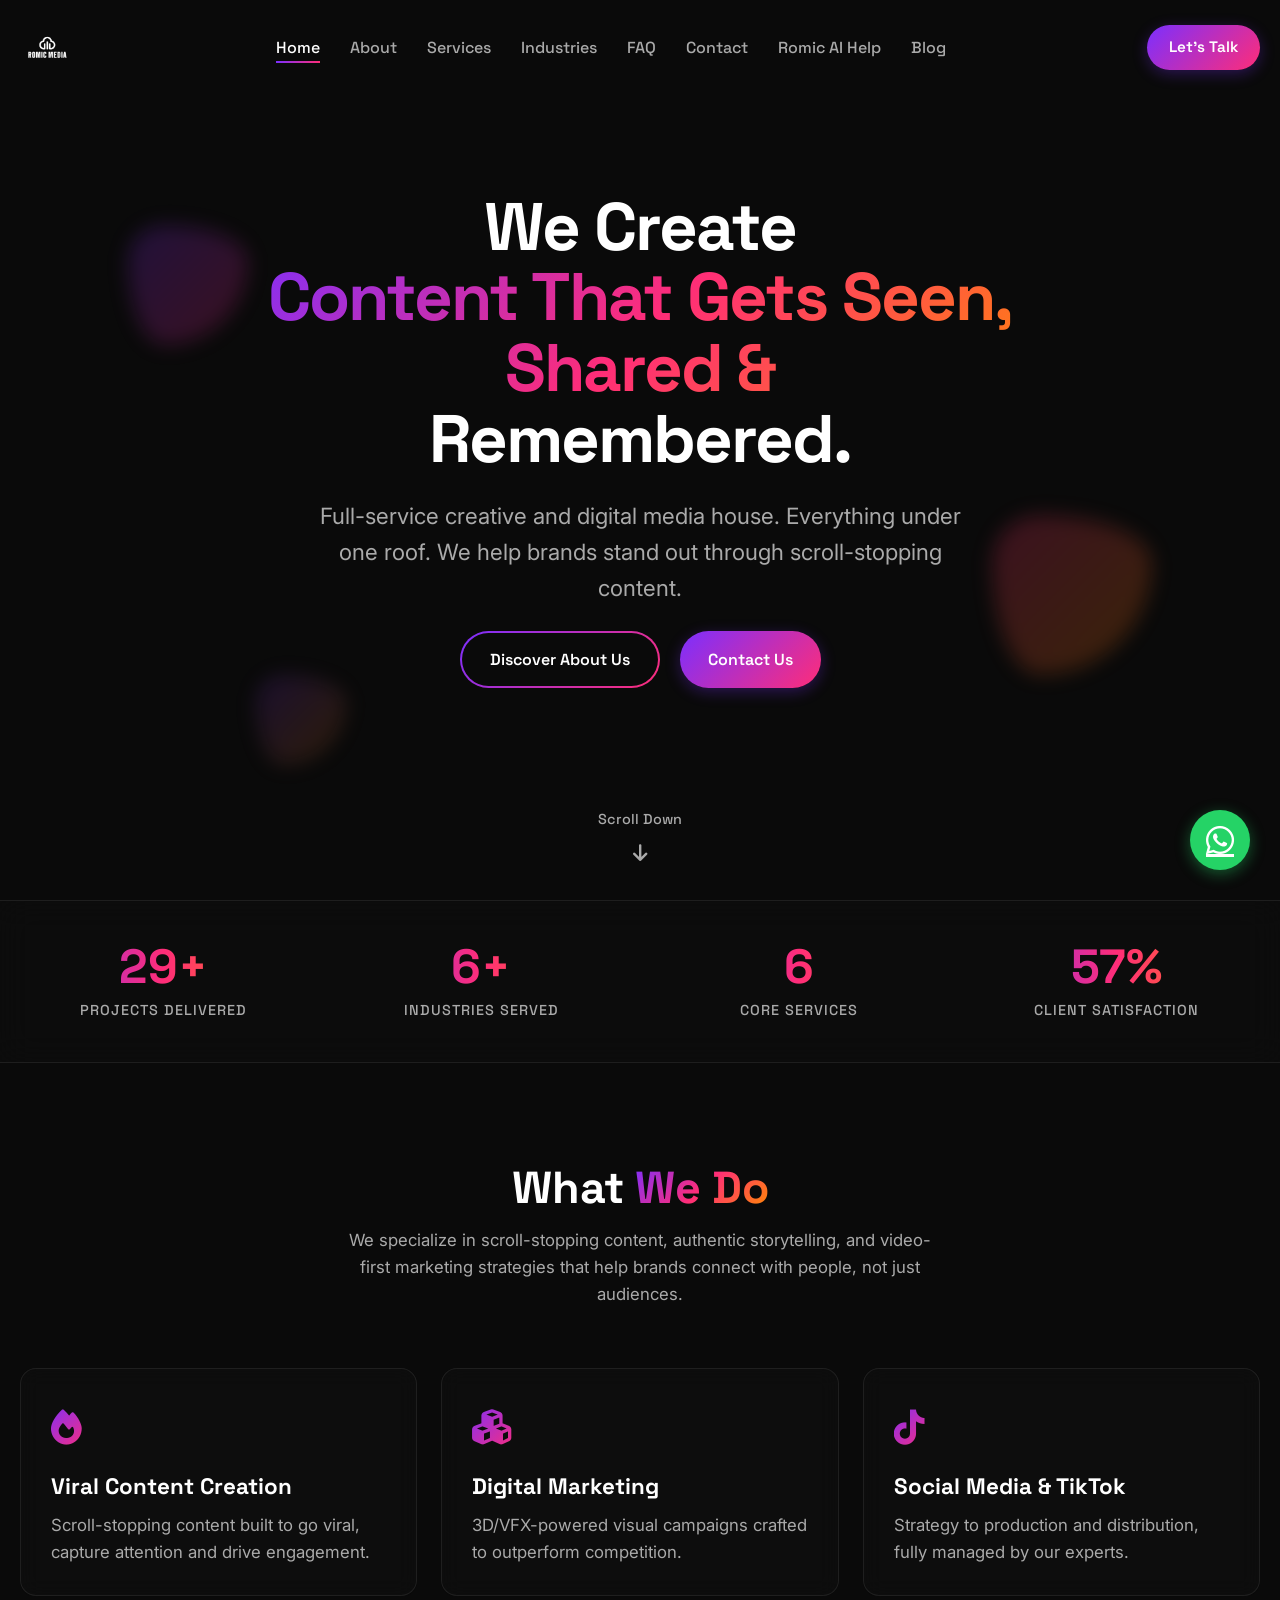
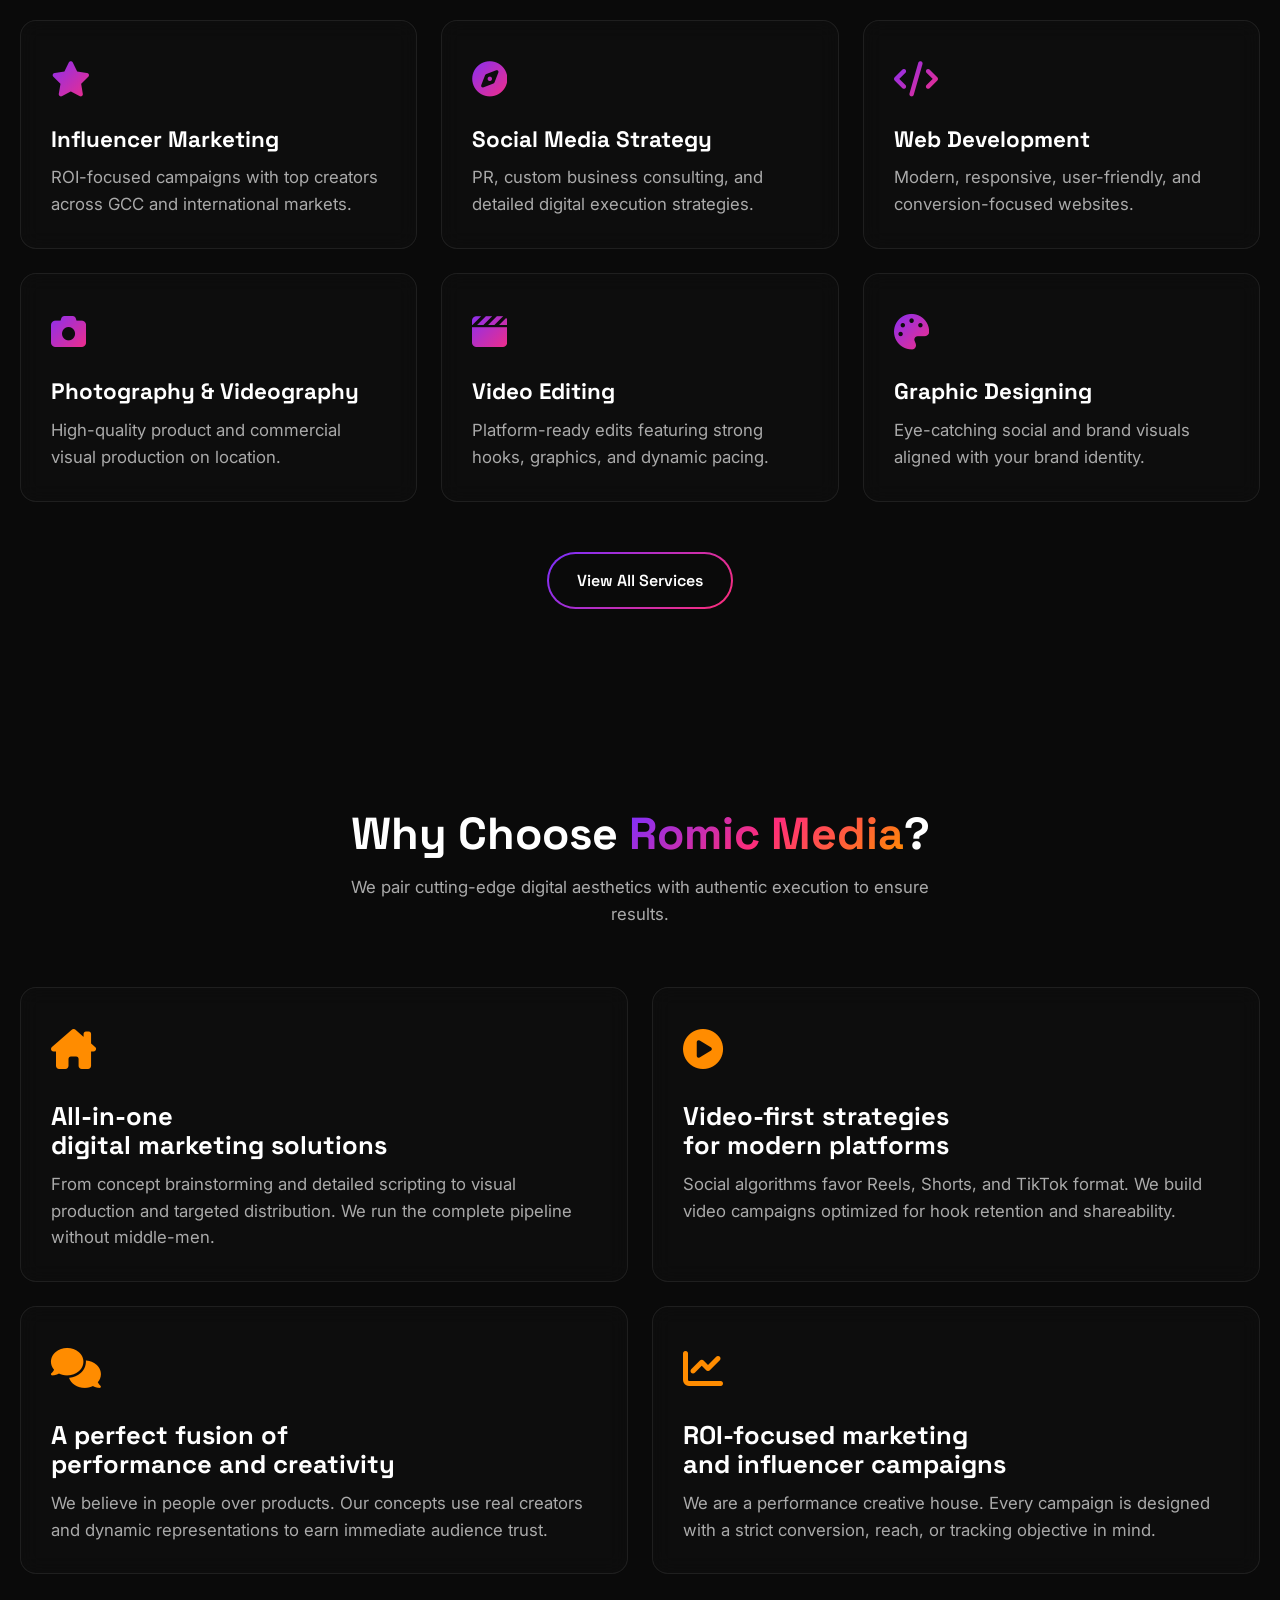
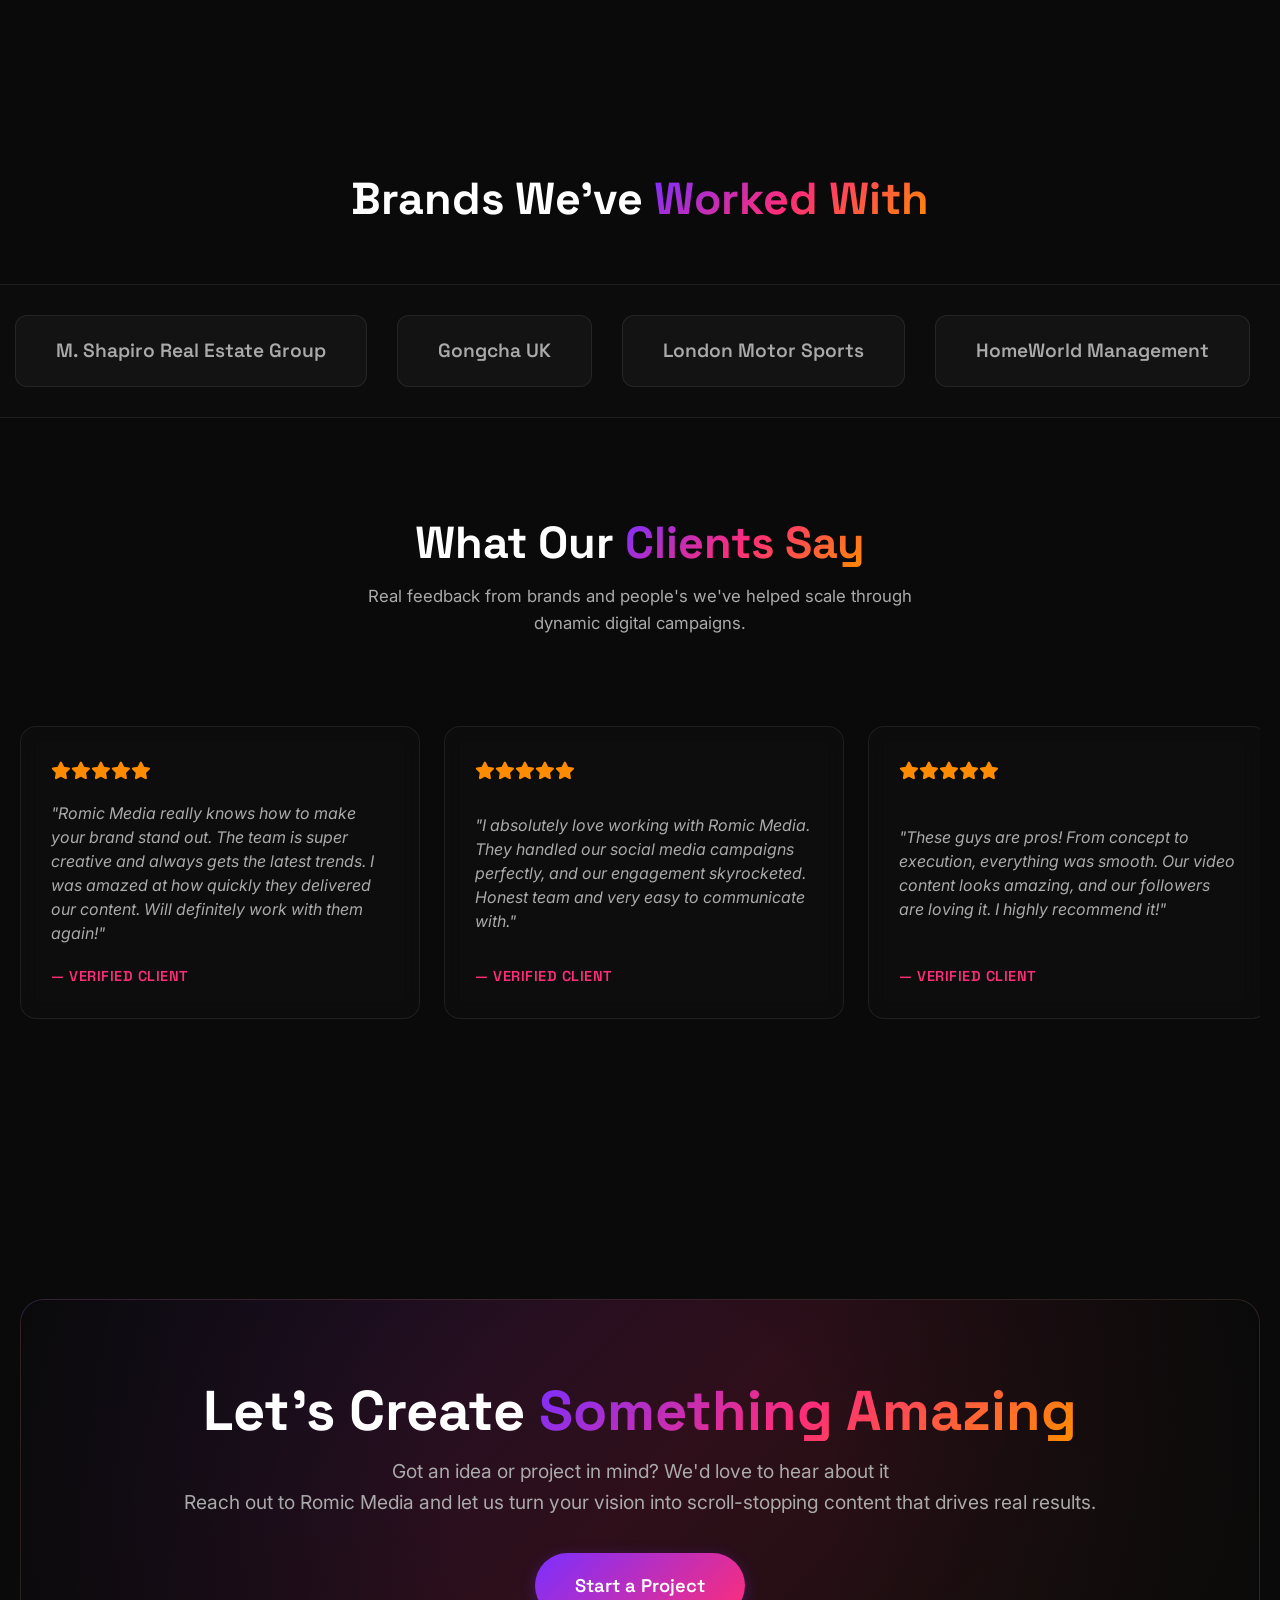
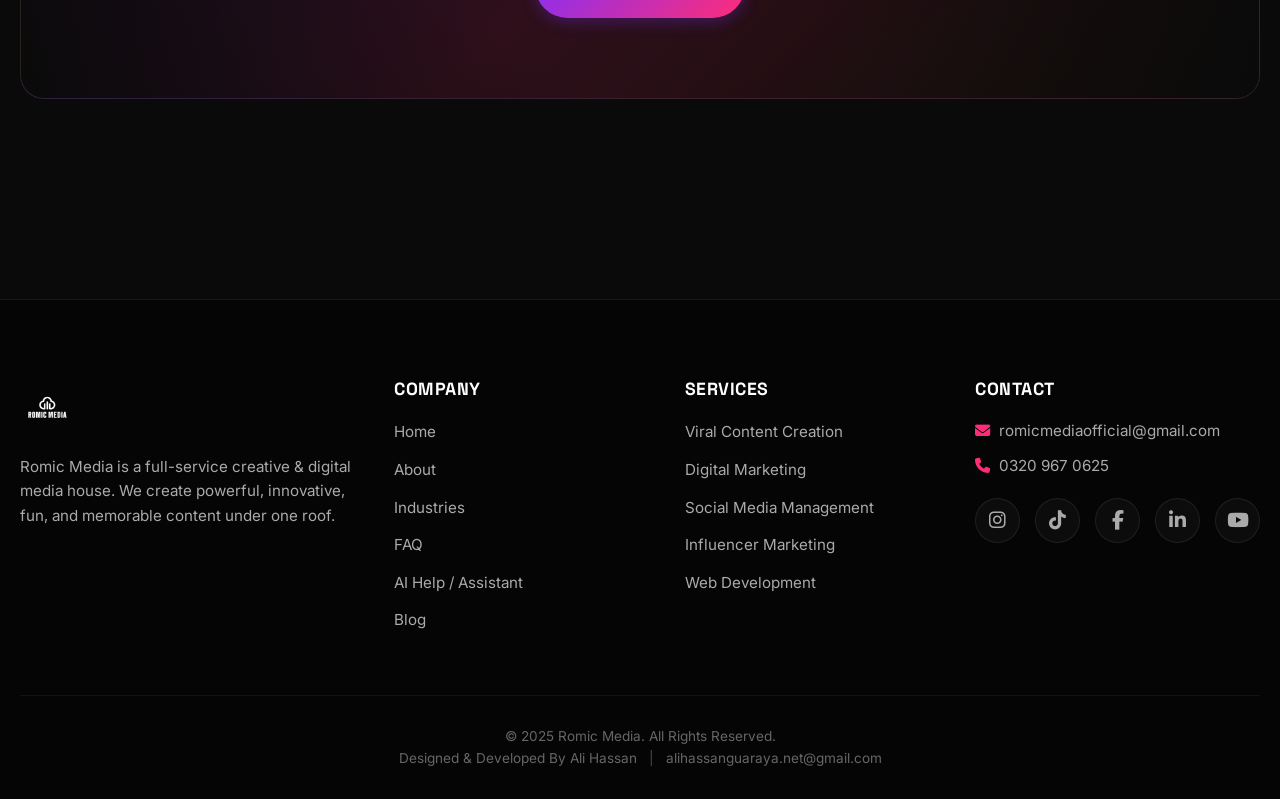
<file: index.html>
<!DOCTYPE html>
<html lang="en">
<head>
    <meta charset="UTF-8">
    <meta name="viewport" content="width=device-width, initial-scale=1.0">
    <title>Romic Media | Creative & Digital Media Agency</title>
    <meta name="description" content="Romic Media is a full-service creative and digital media house specializing in viral content creation, digital marketing, TikTok management, web development, and ROI-focused campaigns.">
    <meta property="og:title" content="Romic Media | Creative & Digital Media Agency">
    <meta property="og:description" content="We Create Powerful, Innovative, Fun & Memorable Content. Everything under one roof.">
    <meta property="og:image" content="Romic_Media_Logo.png">
    
    <!-- CSS and FontAwesome Icons -->
    <link rel="stylesheet" href="style.css">
    <link rel="stylesheet" href="https://cdnjs.cloudflare.com/ajax/libs/font-awesome/6.4.0/css/all.min.css">



</head>
<body>

    <!-- Floating Background Shapes -->
    <div class="bg-blob-container">
        <div class="bg-blob blob-1"></div>
        <div class="bg-blob blob-2"></div>
        <div class="bg-blob blob-3"></div>
    </div>

    <!-- Header & Navigation -->
    <header>
        <div class="nav-container">
            <a href="index.html" class="logo-link">
                <img src="Romic_Media_Logo.png" alt="Romic Media" class="logo-img">
            </a>
            
            <button class="hamburger" id="hamburger-menu" aria-label="Toggle Navigation Menu">
                <span></span>
                <span></span>
                <span></span>
            </button>
            
                <ul class="nav-menu" id="nav-menu">
  <li><a href="index.html" class="nav-link active">Home</a></li>
      <li><a href="about.html" class="nav-link">About</a></li>
      <li><a href="services.html" class="nav-link">Services</a></li>
      <li><a href="industries.html" class="nav-link">Industries</a></li>
      <li><a href="faq.html" class="nav-link">FAQ</a></li>
      <li><a href="contact.html" class="nav-link">Contact</a></li>
      <li><a href="https://www.chatbase.co/B4U5oP-RhPYTHTbgzU2lm/help" target="_blank" class="nav-link">Romic AI Help</a></li>
      <li><a href="blog.html" class="nav-link">Blog</a></li>
    </ul>

            <div class="nav-right-cta">
                <a href="contact.html" class="btn btn-solid nav-cta">Let's Talk</a>
            </div>
        </div>
    </header>

    <!-- Hero Section -->
    <section class="hero-section">
        <div class="hero-bg-gradient"></div>
        <div class="floating-shapes">
            <div class="shape shape-1"></div>
            <div class="shape shape-2"></div>
            <div class="shape shape-3"></div>
        </div>
        
        <div class="hero-content">
            <h1 class="hero-title">
                We Create <span class="gradient-text"> Content That Gets Seen, Shared & </span> Remembered.
            </h1>
            <p class="hero-subtitle">
                Full-service creative and digital media house. Everything under one roof. We help brands stand out through scroll-stopping content.
            </p>
            <div class="hero-ctas">
                <a href="about.html" class="btn btn-outline">Discover About Us</a>
                <a href="contact.html" class="btn btn-solid">Contact Us</a>
            </div>
        </div>
        
        <a href="#stats-bar" class="scroll-indicator">
            <span>Scroll Down</span>
            <div class="scroll-arrow"><i class="fa-solid fa-arrow-down"></i></div>
        </a>
    </section>

    <!-- Stats Bar Section -->
    <section class="stats-bar-section" id="stats-bar">
        <div class="stats-container">
            <div class="stat-item">
                <h3><span class="counter-number" data-target="50">0</span>+</h3>
                <p>Projects Delivered</p>
            </div>
            <div class="stat-item">
                <h3><span class="counter-number" data-target="10">0</span>+</h3>
                <p>Industries Served</p>
            </div>
            <div class="stat-item">
                <h3><span class="counter-number" data-target="9">0</span></h3>
                <p>Core Services</p>
            </div>
            <div class="stat-item">
                <h3><span class="counter-number" data-target="100">0</span>%</h3>
                <p>Client Satisfaction</p>
            </div>
        </div>
    </section>

    <!-- Services Snapshot Section -->
    <section class="services-snapshot-section reveal">
        <div class="section-title-wrapper">
            <h2 class="section-title">What <span class="gradient-text">We Do</span></h2>
<p class="section-subtitle">
  We specialize in scroll-stopping content, authentic storytelling, and video-first marketing strategies that help brands connect with people, not just audiences. 
</p>
        </div> 
        
        <div class="services-grid">
            <!-- 1. Viral Content Creation -->
            <div class="glass-card glass-card-purple">
                <div class="service-card-icon"><i class="fa-solid fa-fire"></i></div>
                <h3 class="service-card-title">Viral Content Creation</h3>
                <p>Scroll-stopping content built to go viral, capture attention and drive engagement.</p>
            </div>
            
            <!-- 2. Digital Marketing -->
            <div class="glass-card glass-card-pink">
                <div class="service-card-icon"><i class="fa-solid fa-cubes"></i></div>
                <h3 class="service-card-title">Digital Marketing</h3>
                <p>3D/VFX-powered visual campaigns crafted to outperform competition.</p>
            </div>
            
            <!-- 3. Social Media & TikTok Management -->
            <div class="glass-card glass-card-orange">
                <div class="service-card-icon"><i class="fa-brands fa-tiktok"></i></div>
                <h3 class="service-card-title">Social Media & TikTok</h3>
                <p>Strategy to production and distribution, fully managed by our experts.</p>
            </div>
            
            <!-- 4. Influencer Marketing -->
            <div class="glass-card glass-card-purple">
                <div class="service-card-icon"><i class="fa-solid fa-star"></i></div>
                <h3 class="service-card-title">Influencer Marketing</h3>
                <p>ROI-focused campaigns with top creators across GCC and international markets.</p>
            </div>
            
            <!-- 5. Social Media Strategy -->
            <div class="glass-card glass-card-pink">
                <div class="service-card-icon"><i class="fa-solid fa-compass"></i></div>
                <h3 class="service-card-title">Social Media Strategy</h3>
                <p>PR, custom business consulting, and detailed digital execution strategies.</p>
            </div>
            
            <!-- 6. Web Development -->
            <div class="glass-card glass-card-orange">
                <div class="service-card-icon"><i class="fa-solid fa-code"></i></div>
                <h3 class="service-card-title">Web Development</h3>
                <p>Modern, responsive, user-friendly, and conversion-focused websites.</p>
            </div>
            
            <!-- 7. Photography & Videography -->
            <div class="glass-card glass-card-purple">
                <div class="service-card-icon"><i class="fa-solid fa-camera"></i></div>
                <h3 class="service-card-title">Photography & Videography</h3>
                <p>High-quality product and commercial visual production on location.</p>
            </div>
            
            <!-- 8. Video Editing -->
            <div class="glass-card glass-card-pink">
                <div class="service-card-icon"><i class="fa-solid fa-clapperboard"></i></div>
                <h3 class="service-card-title">Video Editing</h3>
                <p>Platform-ready edits featuring strong hooks, graphics, and dynamic pacing.</p>
            </div>
            
            <!-- 9. Graphic Designing -->
            <div class="glass-card glass-card-orange">
                <div class="service-card-icon"><i class="fa-solid fa-palette"></i></div>
                <h3 class="service-card-title">Graphic Designing</h3>
                <p>Eye-catching social and brand visuals aligned with your brand identity.</p>
            </div>
        </div>
        
        <div class="services-cta-wrapper">
            <a href="services.html" class="btn btn-outline">View All Services</a>
        </div>
    </section>

    <!-- Why Choose Us Section -->
    <section class="why-choose-us-section reveal">
        <div class="section-title-wrapper">
            <h2 class="section-title">Why Choose <span class="gradient-text">Romic Media</span>?</h2>
            <p class="section-subtitle">We pair cutting-edge digital aesthetics with authentic execution to ensure results.</p>
        </div>
        
        <div class="why-grid">
            <div class="glass-card glass-card-purple">
                <div class="why-icon"><i class="fa-solid fa-house-chimney"></i></div>
                <h3 class="why-card-title">All-in-one <br>digital marketing solutions </h3>
                <p>From concept brainstorming and detailed scripting to visual production and targeted distribution. We run the complete pipeline without middle-men.</p>
            </div>
            
            <div class="glass-card glass-card-pink">
                <div class="why-icon"><i class="fa-solid fa-circle-play"></i></div>
                <h3 class="why-card-title">Video-first strategies <br>for modern platforms</h3>
                <p>Social algorithms favor Reels, Shorts, and TikTok format. We build video campaigns optimized for hook retention and shareability.</p>
            </div>
            
            <div class="glass-card glass-card-orange">
                <div class="why-icon"><i class="fa-solid fa-comments"></i></div>
                <h3 class="why-card-title">A perfect fusion of <br> performance and creativity</h3>
                <p>We believe in people over products. Our concepts use real creators and dynamic representations to earn immediate audience trust.</p>
            </div>
            
            <div class="glass-card glass-card-purple">
                <div class="why-icon"><i class="fa-solid fa-chart-line"></i></div>
                <h3 class="why-card-title">ROI-focused marketing <br>and influencer campaigns </h3>
                <p>We are a performance creative house. Every campaign is designed with a strict conversion, reach, or tracking objective in mind.</p>
            </div>
        </div>
    </section>

    <!-- Client Logos Scrolling Marquee Section -->
    <section class="client-logos-section reveal" style="padding-bottom: 0;">
        <div class="section-title-wrapper">
            <h2 class="section-title">Brands We've <span class="gradient-text">Worked With</span></h2>
        </div>
        
        <div class="marquee-container">
            <div class="marquee-track" id="marquee-track">
               <div class="marquee-card">M. Shapiro Real Estate Group</div>
<div class="marquee-card">Gongcha UK</div>
<div class="marquee-card">London Motor Sports</div>
<div class="marquee-card">HomeWorld Management</div>
<div class="marquee-card">Continental Car Hire</div>
<div class="marquee-card">Affinity Vibez</div>
<div class="marquee-card">Chai Khass</div>
<div class="marquee-card">Sultan Restaurant</div>
<div class="marquee-card">Urban Bites Co.</div>
<div class="marquee-card">Techbuzz</div>
<div class="marquee-card">Snackline Foods</div>
<div class="marquee-card">FreshPour Beverages</div>
<div class="marquee-card">CrispKing</div>
<div class="marquee-card">Mira Wellness Co.</div>
            </div>
        </div>
    </section>

    <!-- Reviews Section -->
    <section class="reviews-section reveal">
        <div class="section-title-wrapper">
            <h2 class="section-title">What Our <span class="gradient-text">Clients Say</span></h2>
            <p class="section-subtitle">Real feedback from brands and people's we've helped scale through dynamic digital campaigns.</p>
        </div>
        
        <div class="reviews-carousel-wrapper">
            <div class="reviews-carousel" id="reviews-carousel">
                <!-- 1 -->
                <div class="glass-card review-card glass-card-pink">
                    <div class="review-stars">
                        <i class="fa-solid fa-star"></i><i class="fa-solid fa-star"></i><i class="fa-solid fa-star"></i><i class="fa-solid fa-star"></i><i class="fa-solid fa-star"></i>
                    </div>
                    <p class="review-text">"Romic Media really knows how to make your brand stand out. The team is super creative and always gets the latest trends. I was amazed at how quickly they delivered our content. Will definitely work with them again!"</p>
                    <div class="review-author">— Verified Client</div>
                </div>
                <!-- 2 -->
                <div class="glass-card review-card glass-card-purple">
                    <div class="review-stars">
                        <i class="fa-solid fa-star"></i><i class="fa-solid fa-star"></i><i class="fa-solid fa-star"></i><i class="fa-solid fa-star"></i><i class="fa-solid fa-star"></i>
                    </div>
                    <p class="review-text">"I absolutely love working with Romic Media. They handled our social media campaigns perfectly, and our engagement skyrocketed. Honest team and very easy to communicate with."</p>
                    <div class="review-author">— Verified Client</div>
                </div>
                <!-- 3 -->
                <div class="glass-card review-card glass-card-orange">
                    <div class="review-stars">
                        <i class="fa-solid fa-star"></i><i class="fa-solid fa-star"></i><i class="fa-solid fa-star"></i><i class="fa-solid fa-star"></i><i class="fa-solid fa-star"></i>
                    </div>
                    <p class="review-text">"These guys are pros! From concept to execution, everything was smooth. Our video content looks amazing, and our followers are loving it. I highly recommend it!"</p>
                    <div class="review-author">— Verified Client</div>
                </div>
                <!-- 4 -->
                <div class="glass-card review-card glass-card-pink">
                    <div class="review-stars">
                        <i class="fa-solid fa-star"></i><i class="fa-solid fa-star"></i><i class="fa-solid fa-star"></i><i class="fa-solid fa-star"></i><i class="fa-solid fa-star"></i>
                    </div>
                    <p class="review-text">
                        "Super creative team. I hired them for influencer marketing, and it was a total success. They know how to pick the right influencers for your brand."<p>

                    <div class="review-author">— Verified Client</div>
                </div>
                <!-- 5 -->
                <div class="glass-card review-card glass-card-purple">
                    <div class="review-stars">
                        <i class="fa-solid fa-star"></i><i class="fa-solid fa-star"></i><i class="fa-solid fa-star"></i><i class="fa-solid fa-star"></i><i class="fa-solid fa-star"></i>
                    </div>
                    <p class="review-text">"Romic Media made my website and social media content look so professional. The design and videos are top-notch. Really happy with their work."</p>
                    <div class="review-author">— Verified Client</div>
                </div>
                <!-- 6 -->
                <div class="glass-card review-card glass-card-orange">
                    <div class="review-stars">
                        <i class="fa-solid fa-star"></i><i class="fa-solid fa-star"></i><i class="fa-solid fa-star"></i><i class="fa-solid fa-star"></i><i class="fa-solid fa-star"></i>
                    </div>
                    <p class="review-text">"Had a great experience with Romic Media. They are friendly, creative, and deliver what they promise. Totally recommended for any business looking to grow online."</p>
                    <div class="review-author">— Verified Client</div>
                </div>
                <!-- 7 -->
                <div class="glass-card review-card glass-card-pink">
                    <div class="review-stars">
                        <i class="fa-solid fa-star"></i><i class="fa-solid fa-star"></i><i class="fa-solid fa-star"></i><i class="fa-solid fa-star"></i><i class="fa-solid fa-star"></i>
                    </div>
                    <p class="review-text">"I love the energy and creativity of this team. They made our brand content fun and memorable. Very happy with the results."</p>
                    <div class="review-author">— Verified Client</div>
                </div>
                <!-- 8 -->
                <div class="glass-card review-card glass-card-purple">
                    <div class="review-stars">
                        <i class="fa-solid fa-star"></i><i class="fa-solid fa-star"></i><i class="fa-solid fa-star"></i><i class="fa-solid fa-star"></i><i class="fa-solid fa-star"></i>
                    </div>
                    <p class="review-text">"I wasn't expecting such fast results! Romic Media handled everything from graphics to videos and made sure our social media looked amazing. Great team!"</p>
                    <div class="review-author">— Verified Client</div>
                </div>
                <!-- 9 -->
                <div class="glass-card review-card glass-card-orange">
                    <div class="review-stars">
                        <i class="fa-solid fa-star"></i><i class="fa-solid fa-star"></i><i class="fa-solid fa-star"></i><i class="fa-solid fa-star"></i><i class="fa-solid fa-star"></i>
                    </div>
                    <p class="review-text">"They helped us with our digital marketing and influencer campaigns. Really saw a boost in engagement and followers. The team is very professional and chill at the same time."</p>
                    <div class="review-author">— Verified Client</div>
                </div>
                <!-- 10 -->
                <div class="glass-card review-card glass-card-pink">
                    <div class="review-stars">
                        <i class="fa-solid fa-star"></i><i class="fa-solid fa-star"></i><i class="fa-solid fa-star"></i><i class="fa-solid fa-star"></i><i class="fa-solid fa-star"></i>
                    </div>
                    <p class="review-text">"Romic Media is the real deal! The videos, graphics, and social media strategies are all amazing. Their personal touch makes the content feel authentic. I loved working with them."</p>
                    <div class="review-author">— Verified Client</div>
                </div>
            </div>
        </div>
    </section>

    <!-- Final CTA Section -->
    <section class="reveal">
        <div class="final-cta-section">
            <div class="final-cta-content">
                <h2 class="final-cta-title">Let's Create  <span class="gradient-text">Something Amazing</span></h2>
                <p class="final-cta-subtext">Got an idea or project in mind? We'd love to hear about it <br> Reach out to Romic Media and let us turn your vision into scroll-stopping content that drives real results. 

</p>
                <a href="contact.html" class="btn btn-solid" style="padding: 18px 40px; font-size: 1.15rem;">Start a Project</a>
            </div>
        </div>
    </section>

    <!-- Footer -->
    <footer class="footer-wrapper">
        <div class="footer-container">
            <div class="footer-col footer-brand">
                <a href="index.html" class="logo-link">
                    <img src="Romic_Media_Logo.png" alt="Romic Media" class="logo-img">
                </a>
                <p class="footer-brand-desc">
                    Romic Media is a full-service creative & digital media house. We create powerful, innovative, fun, and memorable content under one roof.
                </p>
            </div>
            
            <div class="footer-col">
                <h4>Company</h4>
                <ul>
                    <li><a href="index.html">Home</a></li>
                    <li><a href="about.html">About</a></li>
                    <!-- <li><a href="work.html">Work</a></li> -->
                     
                    <li><a href="industries.html">Industries</a></li>
                    <li><a href="faq.html">FAQ</a></li>
                    <li><a href="https://www.chatbase.co/B4U5oP-RhPYTHTbgzU2lm/help" target="_blank">AI Help / Assistant</a></li>
                <li><a href="blog.html">Blog</a></li>
                </ul>
            </div>
            
            <div class="footer-col">
                <h4>Services</h4>
                <ul>
                    <li><a href="services.html">Viral Content Creation</a></li>
                    <li><a href="services.html">Digital Marketing</a></li>
                    <li><a href="services.html">Social Media Management</a></li>
                    <li><a href="services.html">Influencer Marketing</a></li>
                    <li><a href="services.html">Web Development</a></li>
                </ul>
            </div>
            
            <div class="footer-col">
                <h4>Contact</h4>
                <div class="footer-contact-info">
                    <p><i class="fa-solid fa-envelope"></i> romicmediaofficial@gmail.com</p>
                    <p><i class="fa-solid fa-phone"></i> 0320 967 0625</p>
                </div>
                <div class="social-links-grid">
                    <a href="https://instagram.com/romicmedia" target="_blank" class="social-circle-link"><i class="fa-brands fa-instagram"></i></a>
                    <a href="https://tiktok.com/@romicmedia" target="_blank" class="social-circle-link"><i class="fa-brands fa-tiktok"></i></a>
                    <a href="#" class="social-circle-link"><i class="fa-brands fa-facebook-f"></i></a>
                    <a href="#" class="social-circle-link"><i class="fa-brands fa-linkedin-in"></i></a>
                    <a href="#" class="social-circle-link"><i class="fa-brands fa-youtube"></i></a>
                </div>
            </div>
        </div>
        
        <div class="bottom-bar">
            <p>&copy; 2025 Romic Media. All Rights Reserved.</p>
                <p>Designed & Developed By Ali Hassan <span style="color: #4a4a4a; margin: 0 8px;">|</span> <a href="mailto:alihassanguaraya.net@gmail.com" style="color: inherit; text-decoration: none;">alihassanguaraya.net@gmail.com</a></p>

        </div>
    </footer>

    <!-- Floating WhatsApp Button -->
    <a href="https://wa.me/923209670625" target="_blank" class="whatsapp-float" aria-label="Contact us on WhatsApp">
        <i class="fa-brands fa-whatsapp"></i>
    </a>

    <!-- JS Logic Controller -->
    <script src="main.js"></script>



</body>
</html>
</file>
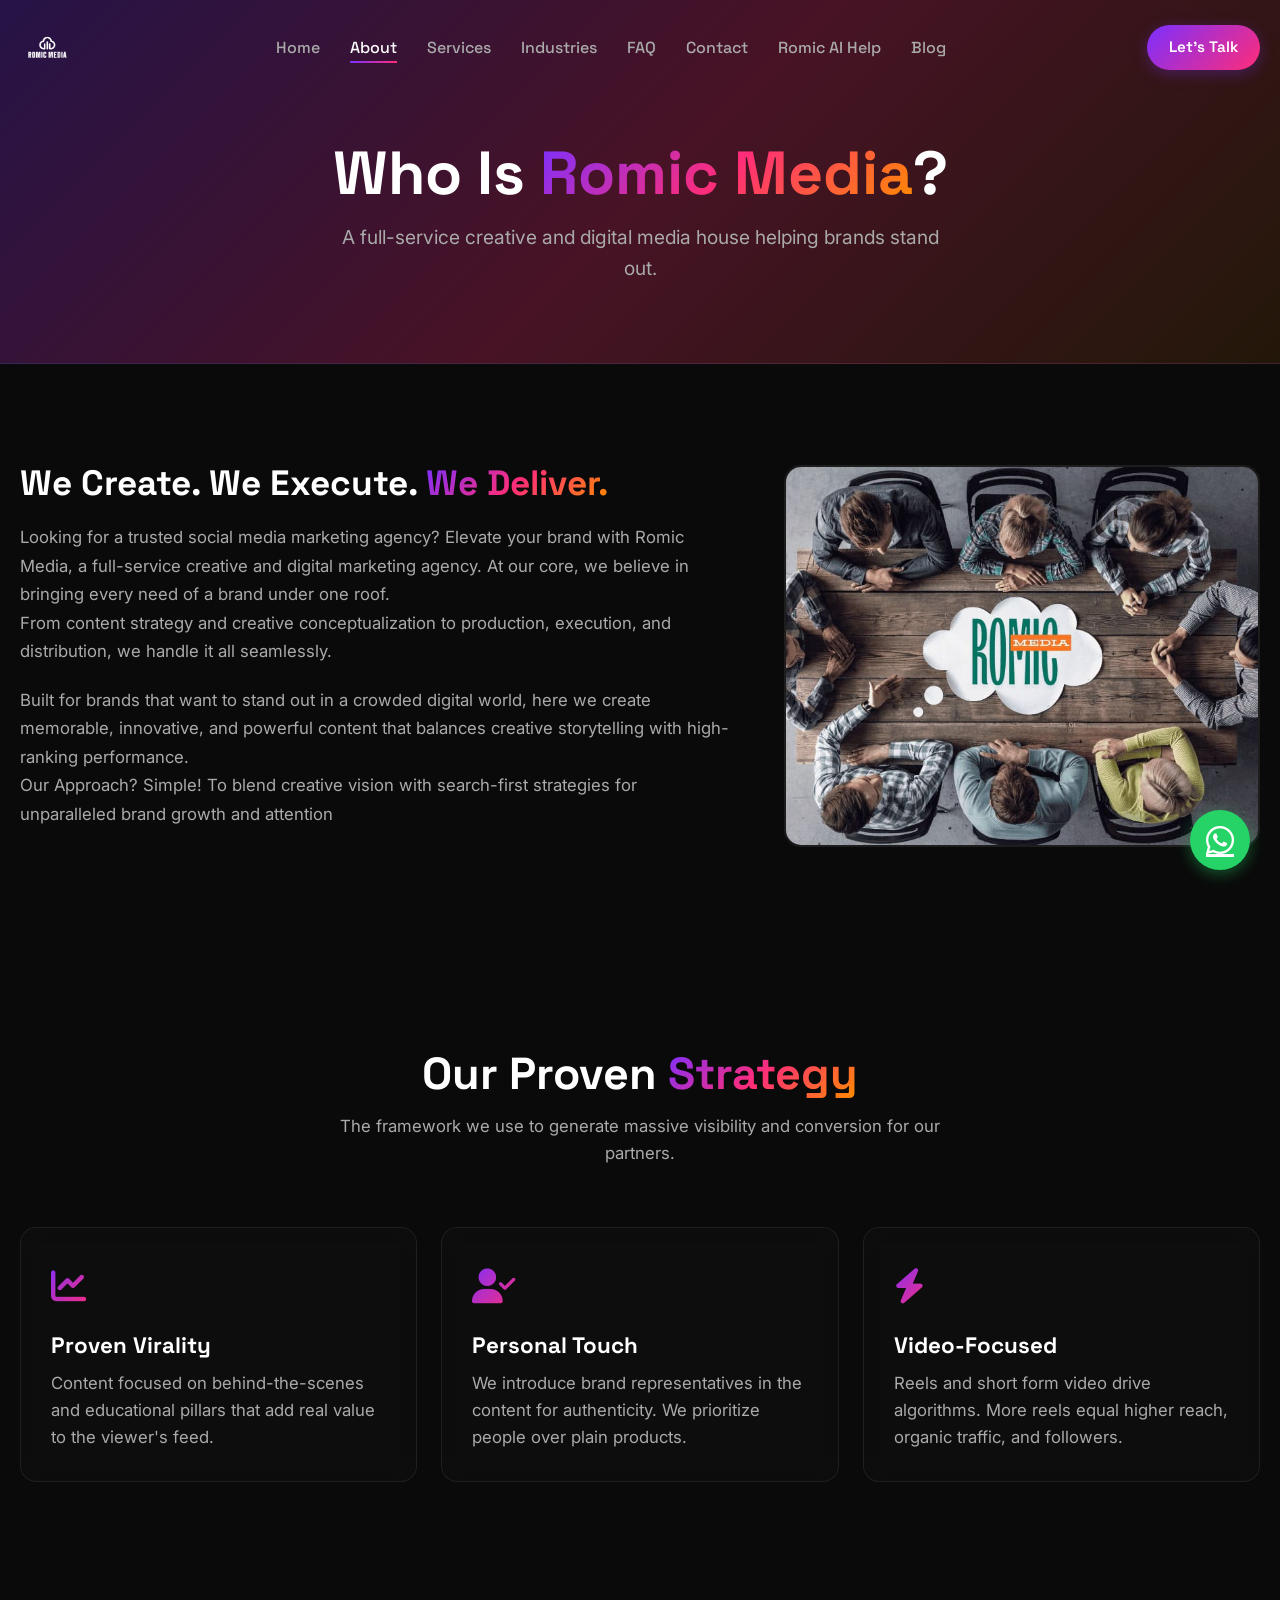
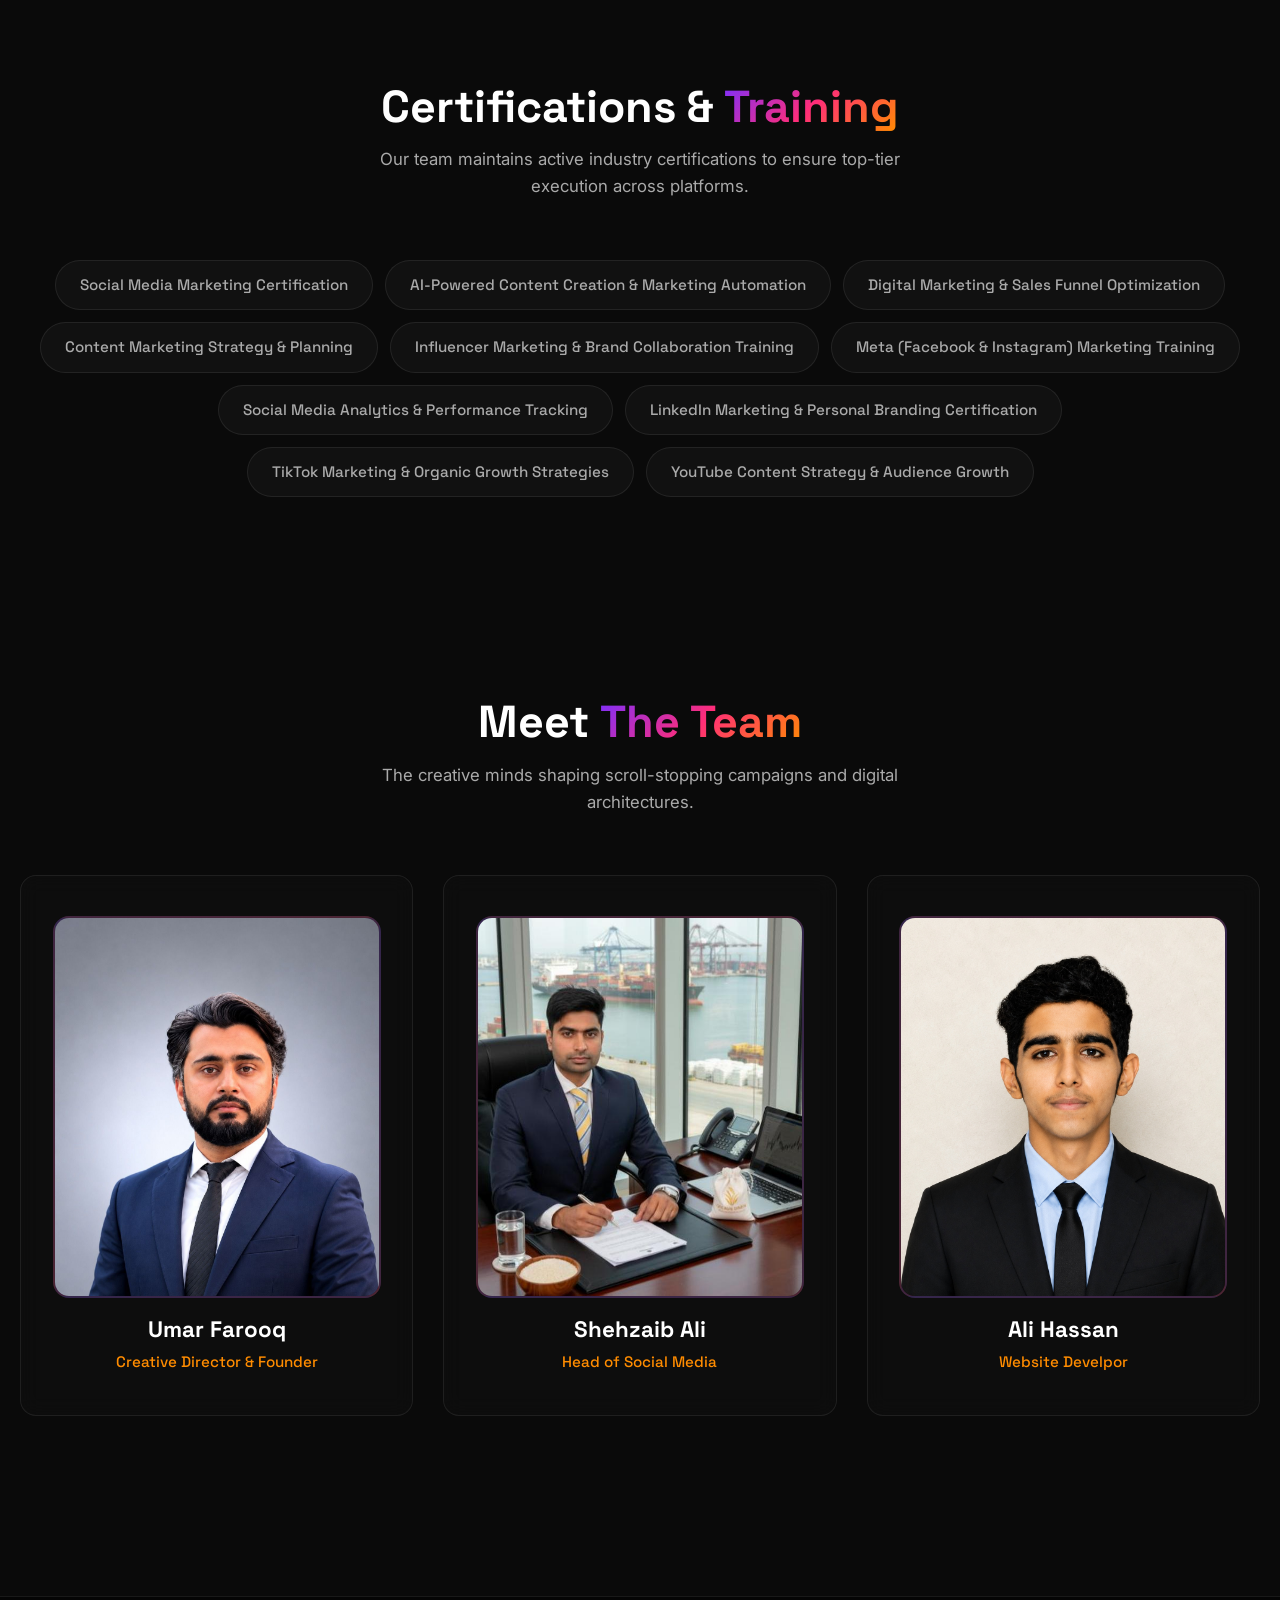
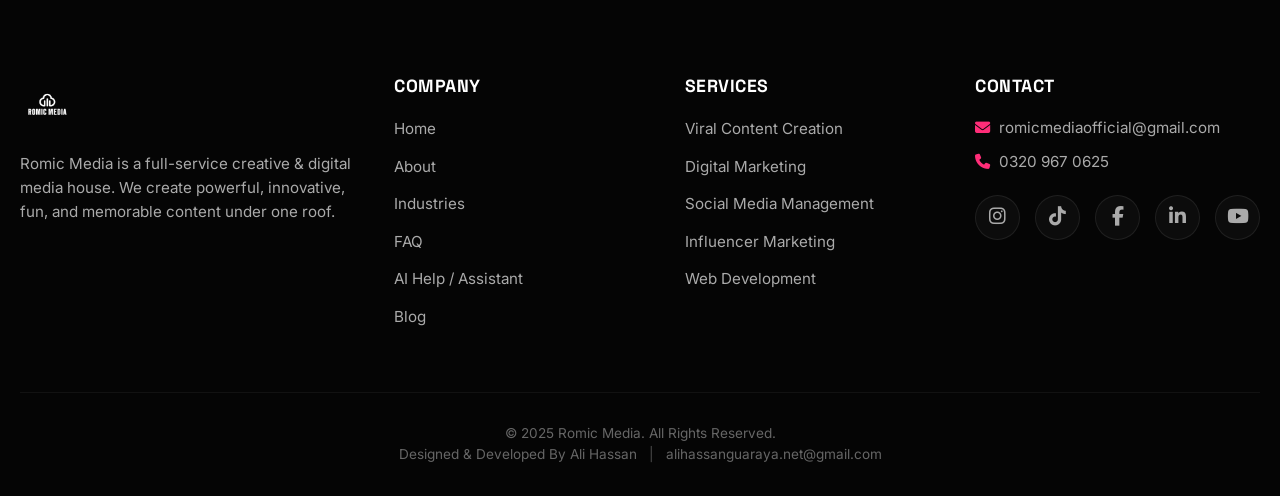
<file: about.html>
<!DOCTYPE html>
<html lang="en">
<head>
    <meta charset="UTF-8">
    <meta name="viewport" content="width=device-width, initial-scale=1.0">
    <title>About Us | Romic Media</title>
    <meta name="description" content="Discover who Romic Media is. We help brands stand out through powerful, memorable content and a proven video-first marketing strategy.">
    <meta property="og:title" content="About Us | Romic Media">
    <meta property="og:description" content="A full-service creative and digital media house helping brands stand out.">
    <meta property="og:image" content="Romic_Media_Logo.png">
    
    <!-- CSS and FontAwesome Icons -->
    <link rel="stylesheet" href="style.css">
    <link rel="stylesheet" href="https://cdnjs.cloudflare.com/ajax/libs/font-awesome/6.4.0/css/all.min.css">
</head>
<body>

    <!-- Floating Background Shapes -->
    <div class="bg-blob-container">
        <div class="bg-blob blob-1"></div>
        <div class="bg-blob blob-2"></div>
        <div class="bg-blob blob-3"></div>
    </div>

    <!-- Header & Navigation -->
    <header>
        <div class="nav-container">
            <a href="index.html" class="logo-link">
                <img src="Romic_Media_Logo.png" alt="Romic Media" class="logo-img">
            </a>
            
            <button class="hamburger" id="hamburger-menu" aria-label="Toggle Navigation Menu">
                <span></span>
                <span></span>
                <span></span>
            </button>
            
            <ul class="nav-menu" id="nav-menu">
                <li><a href="index.html" class="nav-link">Home</a></li>
                <li><a href="about.html" class="nav-link active">About</a></li>
                <li><a href="services.html" class="nav-link">Services</a></li>
               <!-- <li><a href="work.html" class="nav-link">Work</a></li> -->
                <li><a href="industries.html" class="nav-link">Industries</a></li>
                <li><a href="faq.html" class="nav-link">FAQ</a></li>
                <li><a href="contact.html" class="nav-link">Contact</a></li>
                <li><a href="https://www.chatbase.co/B4U5oP-RhPYTHTbgzU2lm/help" target="_blank" class="nav-link">Romic AI Help</a></li>
                <li><a href="blog.html" class="nav-link">Blog</a></li>
                <li class="mobile-only-cta"><a href="contact.html" class="btn btn-solid nav-cta">Let's Talk</a></li>
            </ul>

            <div class="nav-right-cta">
                <a href="contact.html" class="btn btn-solid nav-cta">Let's Talk</a>
            </div>
        </div>
    </header>

    <!-- Hero Banner -->
    <section class="hero-banner">
        <h1 class="banner-title">Who Is <span class="gradient-text">Romic Media</span>?</h1>
        <p class="banner-subtitle">A full-service creative and digital media house helping brands stand out.</p>
    </section>

    <!-- About Content Section -->
    <section class="about-content-section reveal">
        <div class="about-layout">
            <div class="about-text">
                <h3>We Create. We Execute. <span class="gradient-text">We Deliver.</span></h3>
                <p>
             Looking for a trusted social media marketing agency? Elevate your brand with Romic Media, a full-service creative and digital marketing agency. At our core, we believe in bringing every need of a brand under one roof. <br> From content strategy and creative conceptualization to production, execution, and distribution, we handle it all seamlessly.                
                <p>
             Built for brands that want to stand out in a crowded digital world, here we create memorable, innovative, and powerful content that balances creative storytelling with high-ranking performance. <br>Our Approach? Simple! To blend creative vision with search-first strategies for unparalleled brand growth and attention
               
             </p>
            
            </div>
            <div class="real-visual">
                <img src="images/aboutimage.jpg" alt="Romic Media Creative Team" style="width:100%; height:380px; object-fit:cover; border-radius:16px; border:1px solid rgba(255,255,255,0.08); display:block;">
            </div>
        </div>
    </section>

    <!-- Key Strategy Section -->
    <section class="key-strategy-section reveal">
        <div class="section-title-wrapper">
            <h2 class="section-title">Our Proven <span class="gradient-text">Strategy</span></h2>
            <p class="section-subtitle">The framework we use to generate massive visibility and conversion for our partners.</p>
        </div>
        
        <div class="strategy-grid">
            <div class="glass-card glass-card-purple strategy-card">
                <div class="service-card-icon"><i class="fa-solid fa-chart-line"></i></div>
                <h4>Proven Virality</h4>
                <p>Content focused on behind-the-scenes and educational pillars that add real value to the viewer's feed.</p>
            </div>
            
            <div class="glass-card glass-card-pink strategy-card">
                <div class="service-card-icon"><i class="fa-solid fa-user-check"></i></div>
                <h4>Personal Touch</h4>
                <p>We introduce brand representatives in the content for authenticity. We prioritize people over plain products.</p>
            </div>
            
            <div class="glass-card glass-card-orange strategy-card">
                <div class="service-card-icon"><i class="fa-solid fa-bolt"></i></div>
                <h4>Video-Focused</h4>
                <p>Reels and short form video drive algorithms. More reels equal higher reach, organic traffic, and followers.</p>
            </div>
        </div>
    </section>

    <!-- Certifications Section -->
    <section class="certifications-section reveal">
        <div class="section-title-wrapper">
            <h2 class="section-title">Certifications & <span class="gradient-text">Training </span></h2>
            <p class="section-subtitle">Our team maintains active industry certifications to ensure top-tier execution across platforms.</p>
        </div>
        
        <div class="cert-grid">
            <span class="cert-badge">Social Media Marketing Certification </span>
            <span class="cert-badge">AI-Powered Content Creation & Marketing Automation </span>
            <span class="cert-badge">Digital Marketing & Sales Funnel Optimization </span>
            <span class="cert-badge">Content Marketing Strategy & Planning </span>
            <span class="cert-badge">Influencer Marketing & Brand Collaboration Training </span>
            <span class="cert-badge"> Meta (Facebook & Instagram) Marketing Training </span>
            <span class="cert-badge">Social Media Analytics & Performance Tracking</span>
            <span class="cert-badge">LinkedIn Marketing & Personal Branding Certification </span>
            <span class="cert-badge">TikTok Marketing & Organic Growth Strategies </span>
             <span class="cert-badge">YouTube Content Strategy & Audience Growth</span>
        </div>
    </section>

    <!-- Team Section -->
    <section class="team-section reveal">
        <div class="section-title-wrapper">
            <h2 class="section-title">Meet <span class="gradient-text">The Team</span></h2>
            <p class="section-subtitle">The creative minds shaping scroll-stopping campaigns and digital architectures.</p>
        </div>
        
        <div class="team-grid">
            <!-- Team Member 1 -->
            <div class="glass-card glass-card-purple team-card">
                <div class="team-avatar">
                    
                    <img src="images/team1.jpeg" alt="Creative Director & Founder">
                </div>
                <h3 class="team-name">Umar Farooq</h3>
                <span class="team-role">Creative Director & Founder</span>
            </div>
            
            <!-- Team Member 2 -->
            <div class="glass-card glass-card-pink team-card">
                <div class="team-avatar">
        <img src="images/TEAM2.jpg" alt="Head of Social Media">
                </div>
                <h3 class="team-name">Shehzaib Ali</h3>
                <span class="team-role">Head of Social Media</span>
            </div>
            
            <!-- Team Member 3 -->
            <div class="glass-card glass-card-orange team-card">
    <div class="team-avatar">
        <img src="images/teammember3.jpg" alt="Lead Editor & VFX Artist">
    </div>
    <h3 class="team-name">Ali Hassan</h3>
    <span class="team-role">Website Develpor</span>
</div>
        </div>
        <p style="text-align: center; margin-top: 30px; font-style: italic; color: var(--text-muted);"> </p>
    </section>

    <!-- Footer -->
    <footer class="footer-wrapper">
        <div class="footer-container">
            <div class="footer-col footer-brand">
                <a href="index.html" class="logo-link">
                    <img src="Romic_Media_Logo.png" alt="Romic Media" class="logo-img">
                </a>
                <p class="footer-brand-desc">
                    Romic Media is a full-service creative & digital media house. We create powerful, innovative, fun, and memorable content under one roof.
                </p>
            </div>
            
            <div class="footer-col">
                <h4>Company</h4>
                <ul>
                    <li><a href="index.html">Home</a></li>
                    <li><a href="about.html">About</a></li>
                    <!-- <li><a href="work.html" class="nav-link">Work</a></li> -->
                    <li><a href="industries.html">Industries</a></li>
                    <li><a href="faq.html">FAQ</a></li>
                    <li><a href="https://www.chatbase.co/B4U5oP-RhPYTHTbgzU2lm/help" target="_blank">AI Help / Assistant</a></li>
                    <li><a href="blog.html">Blog</a></li>
                </ul>
            </div>
            
            <div class="footer-col">
                <h4>Services</h4>
                <ul>
                    <li><a href="services.html">Viral Content Creation</a></li>
                    <li><a href="services.html">Digital Marketing</a></li>
                    <li><a href="services.html">Social Media Management</a></li>
                    <li><a href="services.html">Influencer Marketing</a></li>
                    <li><a href="services.html">Web Development</a></li>
                </ul>
            </div>
            
            <div class="footer-col">
                <h4>Contact</h4>
                <div class="footer-contact-info">
                    <p><i class="fa-solid fa-envelope"></i> romicmediaofficial@gmail.com</p>
                    <p><i class="fa-solid fa-phone"></i> 0320 967 0625</p>
                </div>
                <div class="social-links-grid">
                    <a href="https://instagram.com/romicmedia" target="_blank" class="social-circle-link"><i class="fa-brands fa-instagram"></i></a>
                    <a href="https://tiktok.com/@romicmedia" target="_blank" class="social-circle-link"><i class="fa-brands fa-tiktok"></i></a>
                    <a href="#" class="social-circle-link"><i class="fa-brands fa-facebook-f"></i></a>
                    <a href="#" class="social-circle-link"><i class="fa-brands fa-linkedin-in"></i></a>
                    <a href="#" class="social-circle-link"><i class="fa-brands fa-youtube"></i></a>
                </div>
            </div>
        </div>
        
        <div class="bottom-bar">
    <p>&copy; 2025 Romic Media. All Rights Reserved.</p>
    <p>Designed & Developed By Ali Hassan <span style="color: #4a4a4a; margin: 0 8px;">|</span> <a href="mailto:alihassanguaraya.net@gmail.com" style="color: inherit; text-decoration: none;">alihassanguaraya.net@gmail.com</a></p>
</div>
    </footer>

    <!-- Floating WhatsApp Button -->
    <a href="https://wa.me/923209670625" target="_blank" class="whatsapp-float" aria-label="Contact us on WhatsApp">
        <i class="fa-brands fa-whatsapp"></i>
    </a>

    <!-- JS Logic Controller -->
    <script src="main.js"></script>
</body>
</html>
</file>
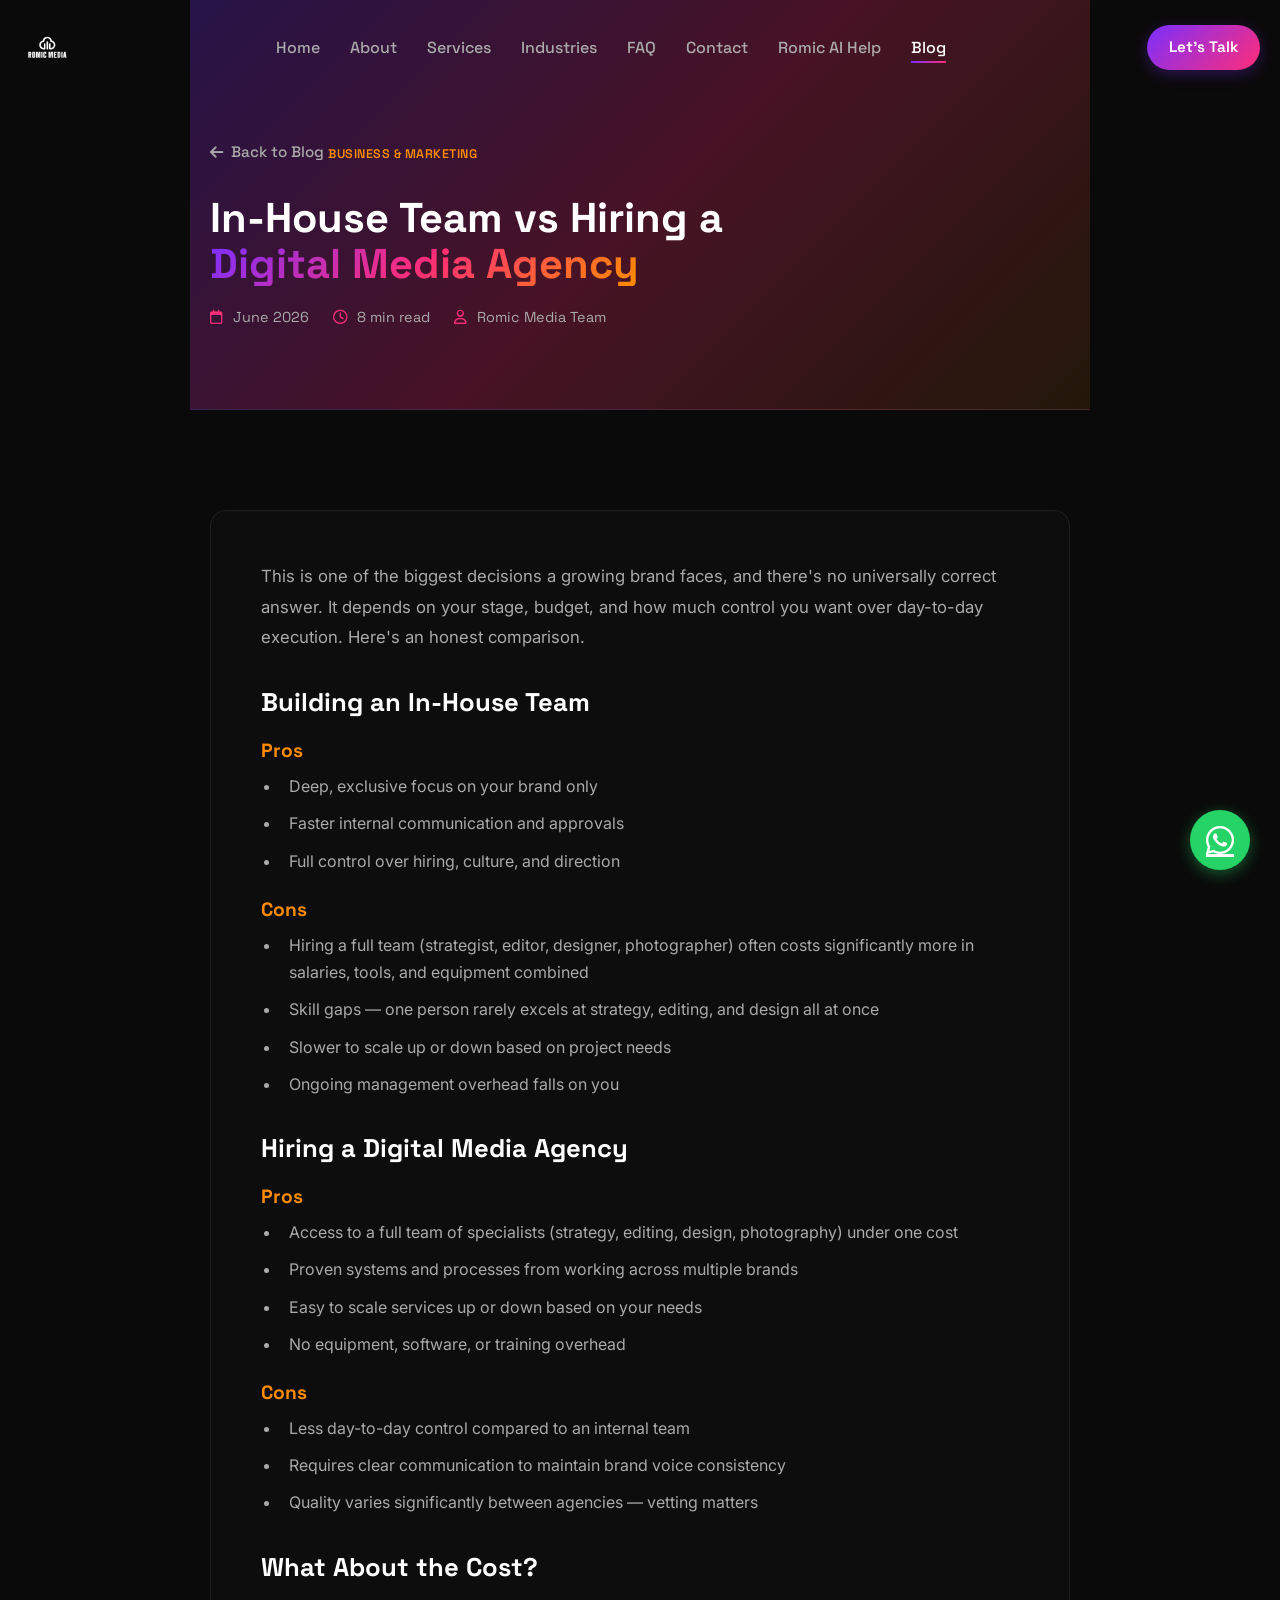
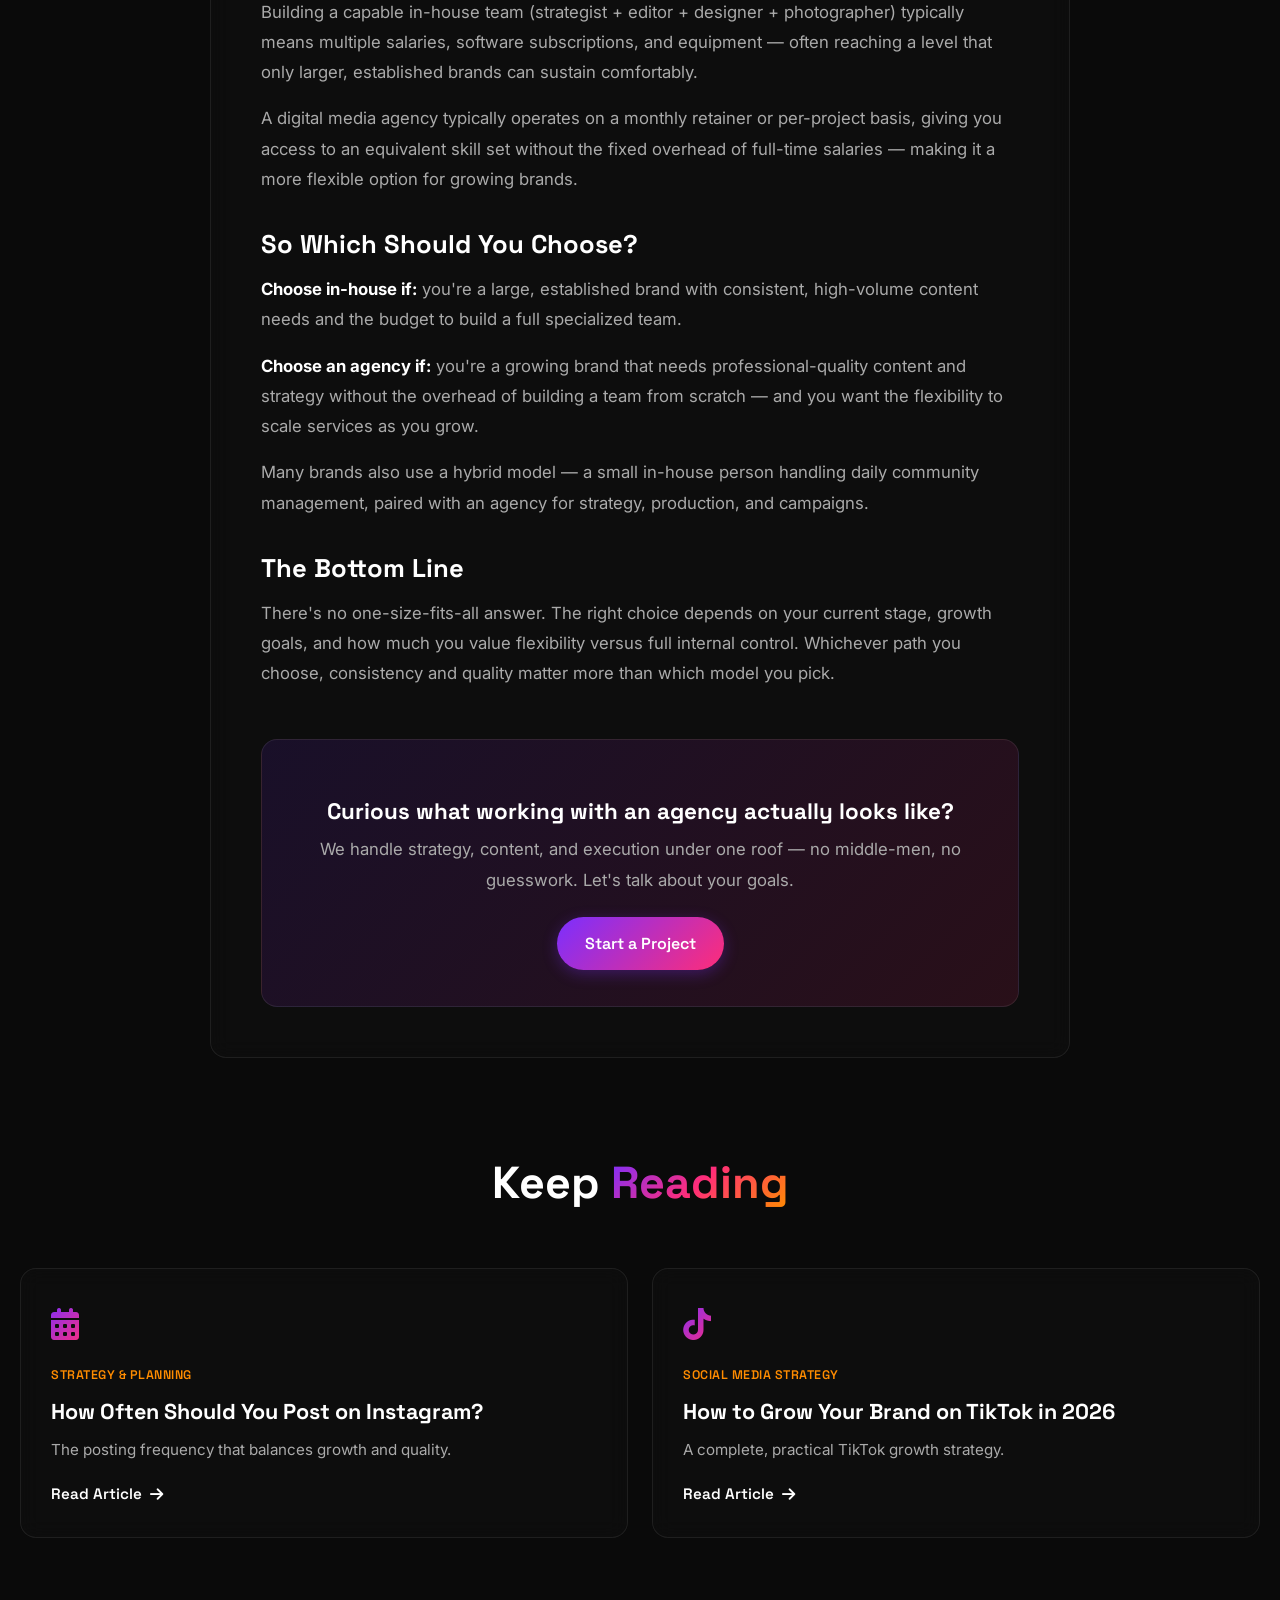
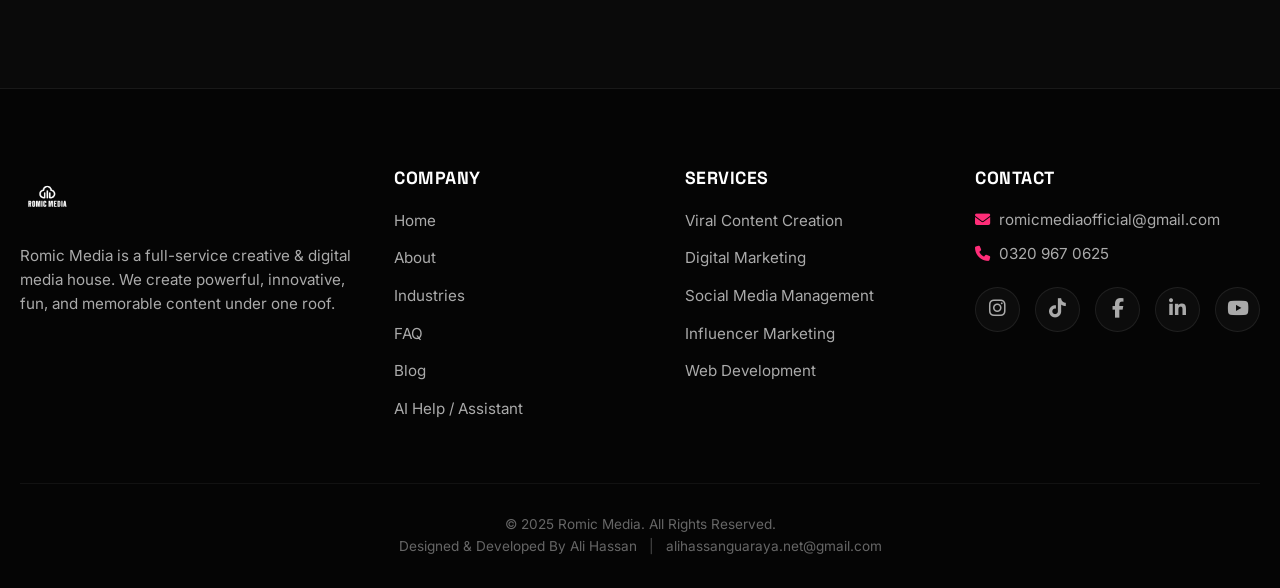
<file: blog-agency-vs-inhouse.html>
<!DOCTYPE html>
<html lang="en">
<head>
    <meta charset="UTF-8">
    <meta name="viewport" content="width=device-width, initial-scale=1.0">
    <title>In-House Team vs Hiring a Digital Media Agency: Pros, Cons & Costs | Romic Media</title>
    <meta name="description" content="An honest breakdown of when hiring in-house makes sense, when an agency is the smarter move, and what each option really costs.">
    <meta property="og:title" content="In-House Team vs Hiring a Digital Media Agency: Pros, Cons & Costs">
    <meta property="og:description" content="An honest breakdown of when hiring in-house makes sense, when an agency is the smarter move, and what each option really costs.">
    <meta property="og:image" content="Romic_Media_Logo.png">

    <!-- CSS and FontAwesome Icons -->
    <link rel="stylesheet" href="style.css">
    <link rel="stylesheet" href="https://cdnjs.cloudflare.com/ajax/libs/font-awesome/6.4.0/css/all.min.css">

    <!-- Structured Data for SEO -->
    <script type="application/ld+json">
    {
        "@context": "https://schema.org",
        "@type": "BlogPosting",
        "headline": "In-House Team vs Hiring a Digital Media Agency: Pros, Cons & Costs",
        "description": "An honest breakdown of when hiring in-house makes sense, when an agency is the smarter move, and what each option really costs.",
        "author": { "@type": "Organization", "name": "Romic Media" },
        "publisher": { "@type": "Organization", "name": "Romic Media", "logo": { "@type": "ImageObject", "url": "https://alistackdev.github.io/romicmedia/Romic_Media_Logo.png" } },
        "datePublished": "2026-06-15",
        "image": "https://alistackdev.github.io/romicmedia/Romic_Media_Logo.png"
    }
    </script>
</head>
<body>

    <!-- Floating Background Shapes -->
    <div class="bg-blob-container">
        <div class="bg-blob blob-1"></div>
        <div class="bg-blob blob-2"></div>
        <div class="bg-blob blob-3"></div>
    </div>

    <!-- Header & Navigation -->
    <header>
        <div class="nav-container">
            <a href="index.html" class="logo-link">
                <img src="Romic_Media_Logo.png" alt="Romic Media" class="logo-img">
            </a>

            <button class="hamburger" id="hamburger-menu" aria-label="Toggle Navigation Menu">
                <span></span>
                <span></span>
                <span></span>
            </button>

            <ul class="nav-menu" id="nav-menu">
                <li><a href="index.html" class="nav-link">Home</a></li>
                <li><a href="about.html" class="nav-link">About</a></li>
                <li><a href="services.html" class="nav-link">Services</a></li>
                <li><a href="industries.html" class="nav-link">Industries</a></li>
                <li><a href="faq.html" class="nav-link">FAQ</a></li>
                <li><a href="contact.html" class="nav-link">Contact</a></li>
                <li><a href="https://www.chatbase.co/B4U5oP-RhPYTHTbgzU2lm/help" target="_blank" class="nav-link">Romic AI Help</a></li>
                <li><a href="blog.html" class="nav-link active">Blog</a></li>
            </ul>

            <div class="nav-right-cta">
                <a href="contact.html" class="btn btn-solid nav-cta">Let's Talk</a>
            </div>
        </div>
    </header>

    <!-- Blog Post Hero -->
    <section class="hero-banner blog-post-hero">
        <a href="blog.html" class="blog-back-link"><i class="fa-solid fa-arrow-left"></i> Back to Blog</a>
        <span class="blog-card-tag" style="display:inline-block; margin-bottom: 15px;">Business & Marketing</span>
        <h1 class="banner-title">In-House Team vs Hiring a <span class="gradient-text">Digital Media Agency</span></h1>
        <div class="blog-post-meta">
            <span><i class="fa-regular fa-calendar"></i> June 2026</span>
            <span><i class="fa-regular fa-clock"></i> 8 min read</span>
            <span><i class="fa-regular fa-user"></i> Romic Media Team</span>
        </div>
    </section>

    <!-- Blog Post Content -->
    <section class="blog-post-content reveal">
        <article class="glass-card blog-article">

            <p>This is one of the biggest decisions a growing brand faces, and there's no universally correct answer. It depends on your stage, budget, and how much control you want over day-to-day execution. Here's an honest comparison.</p>

            <h2>Building an In-House Team</h2>
            <h3>Pros</h3>
            <ul>
                <li>Deep, exclusive focus on your brand only</li>
                <li>Faster internal communication and approvals</li>
                <li>Full control over hiring, culture, and direction</li>
            </ul>
            <h3>Cons</h3>
            <ul>
                <li>Hiring a full team (strategist, editor, designer, photographer) often costs significantly more in salaries, tools, and equipment combined</li>
                <li>Skill gaps — one person rarely excels at strategy, editing, and design all at once</li>
                <li>Slower to scale up or down based on project needs</li>
                <li>Ongoing management overhead falls on you</li>
            </ul>

            <h2>Hiring a Digital Media Agency</h2>
            <h3>Pros</h3>
            <ul>
                <li>Access to a full team of specialists (strategy, editing, design, photography) under one cost</li>
                <li>Proven systems and processes from working across multiple brands</li>
                <li>Easy to scale services up or down based on your needs</li>
                <li>No equipment, software, or training overhead</li>
            </ul>
            <h3>Cons</h3>
            <ul>
                <li>Less day-to-day control compared to an internal team</li>
                <li>Requires clear communication to maintain brand voice consistency</li>
                <li>Quality varies significantly between agencies — vetting matters</li>
            </ul>

            <h2>What About the Cost?</h2>
            <p>Building a capable in-house team (strategist + editor + designer + photographer) typically means multiple salaries, software subscriptions, and equipment — often reaching a level that only larger, established brands can sustain comfortably.</p>
            <p>A digital media agency typically operates on a monthly retainer or per-project basis, giving you access to an equivalent skill set without the fixed overhead of full-time salaries — making it a more flexible option for growing brands.</p>

            <h2>So Which Should You Choose?</h2>
            <p><strong>Choose in-house if:</strong> you're a large, established brand with consistent, high-volume content needs and the budget to build a full specialized team.</p>
            <p><strong>Choose an agency if:</strong> you're a growing brand that needs professional-quality content and strategy without the overhead of building a team from scratch — and you want the flexibility to scale services as you grow.</p>
            <p>Many brands also use a hybrid model — a small in-house person handling daily community management, paired with an agency for strategy, production, and campaigns.</p>

            <h2>The Bottom Line</h2>
            <p>There's no one-size-fits-all answer. The right choice depends on your current stage, growth goals, and how much you value flexibility versus full internal control. Whichever path you choose, consistency and quality matter more than which model you pick.</p>

            <div class="blog-cta-box">
                <h3>Curious what working with an agency actually looks like?</h3>
                <p>We handle strategy, content, and execution under one roof — no middle-men, no guesswork. Let's talk about your goals.</p>
                <a href="contact.html" class="btn btn-solid">Start a Project</a>
            </div>

        </article>
    </section>

    <!-- Related Posts -->
    <section class="reveal" style="padding-top: 0;">
        <div class="section-title-wrapper">
            <h2 class="section-title">Keep <span class="gradient-text">Reading</span></h2>
        </div>
        <div class="blog-grid">
            <a href="blog-posting-frequency.html" class="glass-card glass-card-orange blog-card">
                <div class="blog-card-icon"><i class="fa-solid fa-calendar-days"></i></div>
                <span class="blog-card-tag">Strategy & Planning</span>
                <h2 class="blog-card-title">How Often Should You Post on Instagram?</h2>
                <p class="blog-card-excerpt">The posting frequency that balances growth and quality.</p>
                <span class="blog-card-link">Read Article <i class="fa-solid fa-arrow-right"></i></span>
            </a>
            <a href="blog-tiktok-growth-2026.html" class="glass-card glass-card-purple blog-card">
                <div class="blog-card-icon"><i class="fa-brands fa-tiktok"></i></div>
                <span class="blog-card-tag">Social Media Strategy</span>
                <h2 class="blog-card-title">How to Grow Your Brand on TikTok in 2026</h2>
                <p class="blog-card-excerpt">A complete, practical TikTok growth strategy.</p>
                <span class="blog-card-link">Read Article <i class="fa-solid fa-arrow-right"></i></span>
            </a>
        </div>
    </section>

    <!-- Footer -->
    <footer class="footer-wrapper">
        <div class="footer-container">
            <div class="footer-col footer-brand">
                <a href="index.html" class="logo-link">
                    <img src="Romic_Media_Logo.png" alt="Romic Media" class="logo-img">
                </a>
                <p class="footer-brand-desc">
                    Romic Media is a full-service creative & digital media house. We create powerful, innovative, fun, and memorable content under one roof.
                </p>
            </div>

            <div class="footer-col">
                <h4>Company</h4>
                <ul>
                    <li><a href="index.html">Home</a></li>
                    <li><a href="about.html">About</a></li>
                    <li><a href="industries.html">Industries</a></li>
                    <li><a href="faq.html">FAQ</a></li>
                    <li><a href="blog.html">Blog</a></li>
                    <li><a href="https://www.chatbase.co/B4U5oP-RhPYTHTbgzU2lm/help" target="_blank">AI Help / Assistant</a></li>
                </ul>
            </div>

            <div class="footer-col">
                <h4>Services</h4>
                <ul>
                    <li><a href="services.html">Viral Content Creation</a></li>
                    <li><a href="services.html">Digital Marketing</a></li>
                    <li><a href="services.html">Social Media Management</a></li>
                    <li><a href="services.html">Influencer Marketing</a></li>
                    <li><a href="services.html">Web Development</a></li>
                </ul>
            </div>

            <div class="footer-col">
                <h4>Contact</h4>
                <div class="footer-contact-info">
                    <p><i class="fa-solid fa-envelope"></i> romicmediaofficial@gmail.com</p>
                    <p><i class="fa-solid fa-phone"></i> 0320 967 0625</p>
                </div>
                <div class="social-links-grid">
                    <a href="https://instagram.com/romicmedia" target="_blank" class="social-circle-link"><i class="fa-brands fa-instagram"></i></a>
                    <a href="https://tiktok.com/@romicmedia" target="_blank" class="social-circle-link"><i class="fa-brands fa-tiktok"></i></a>
                    <a href="#" class="social-circle-link"><i class="fa-brands fa-facebook-f"></i></a>
                    <a href="#" class="social-circle-link"><i class="fa-brands fa-linkedin-in"></i></a>
                    <a href="#" class="social-circle-link"><i class="fa-brands fa-youtube"></i></a>
                </div>
            </div>
        </div>

        <div class="bottom-bar">
            <p>&copy; 2025 Romic Media. All Rights Reserved.</p>
            <p>Designed & Developed By Ali Hassan <span style="color: #4a4a4a; margin: 0 8px;">|</span> <a href="mailto:alihassanguaraya.net@gmail.com" style="color: inherit; text-decoration: none;">alihassanguaraya.net@gmail.com</a></p>
        </div>
    </footer>

    <!-- Floating WhatsApp Button -->
    <a href="https://wa.me/923209670625" target="_blank" class="whatsapp-float" aria-label="Contact us on WhatsApp">
        <i class="fa-brands fa-whatsapp"></i>
    </a>

    <!-- JS Logic Controller -->
    <script src="main.js"></script>

</body>
</html>
</file>
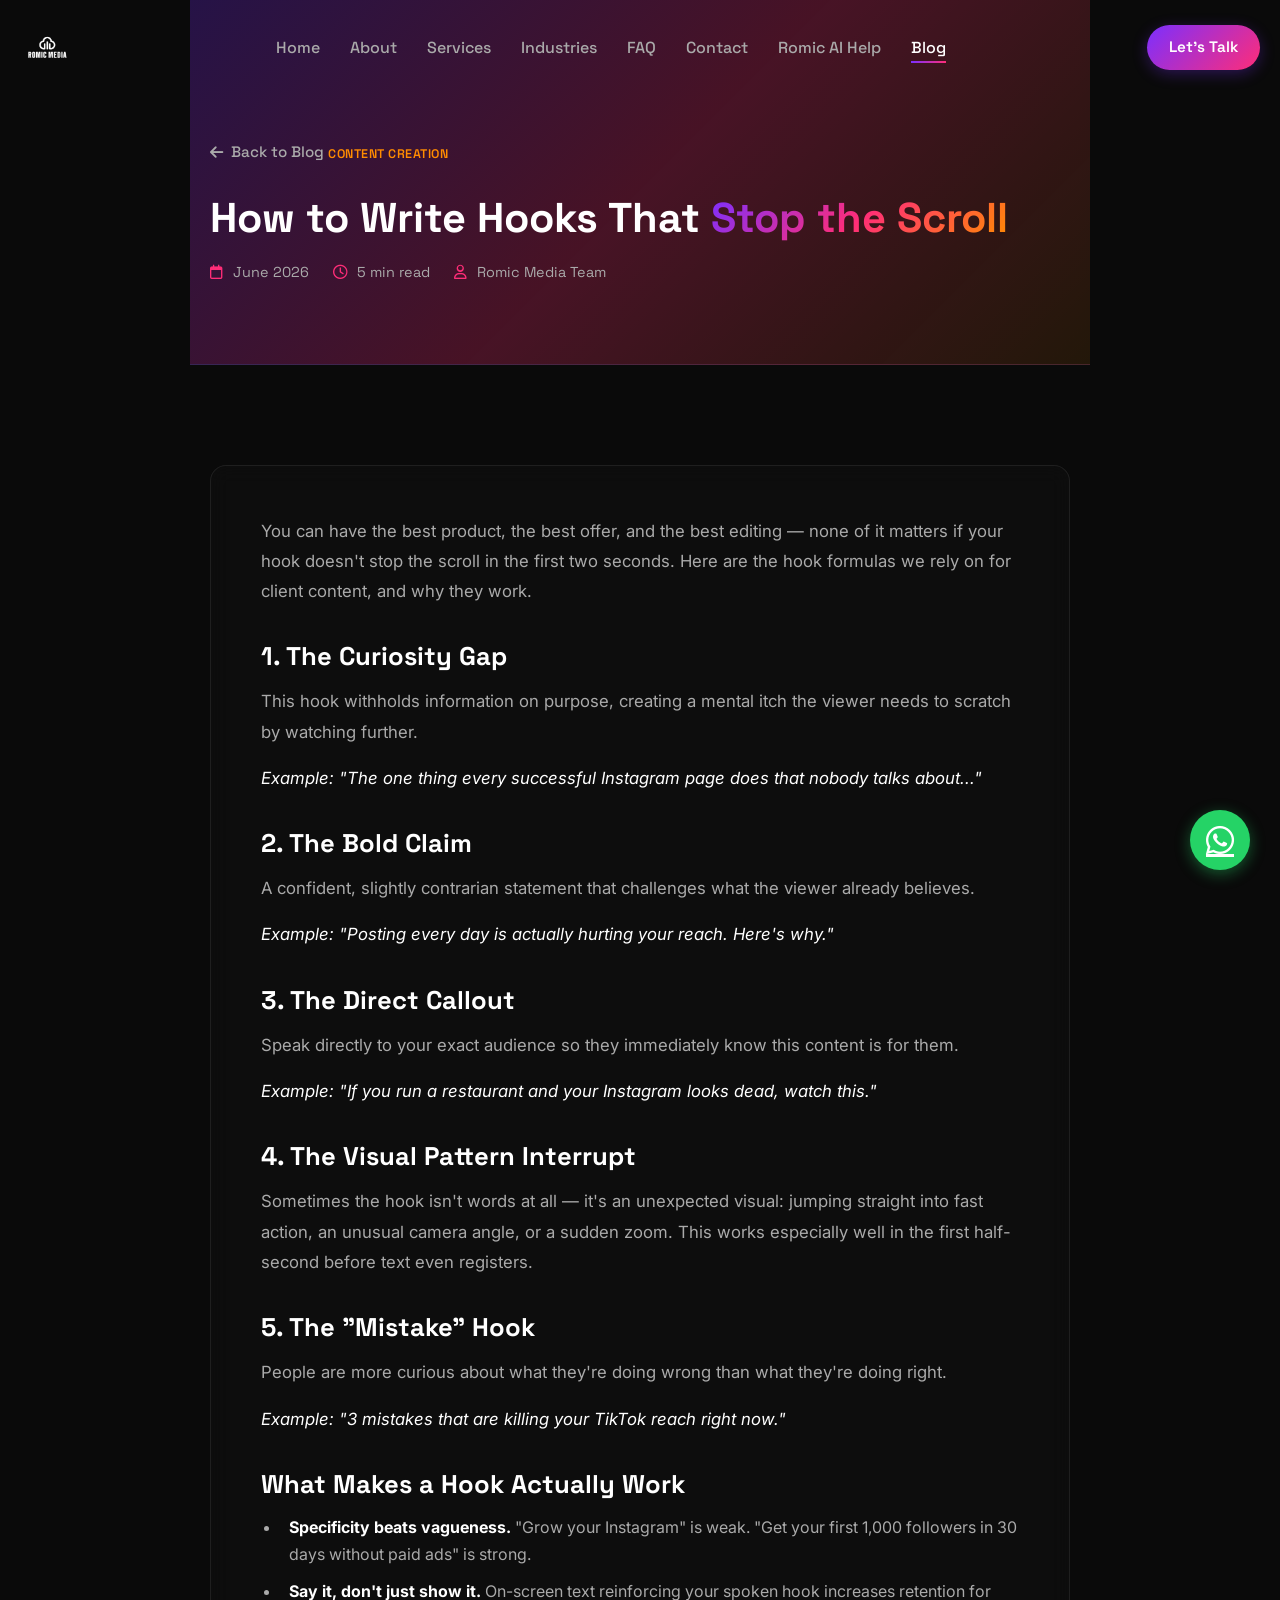
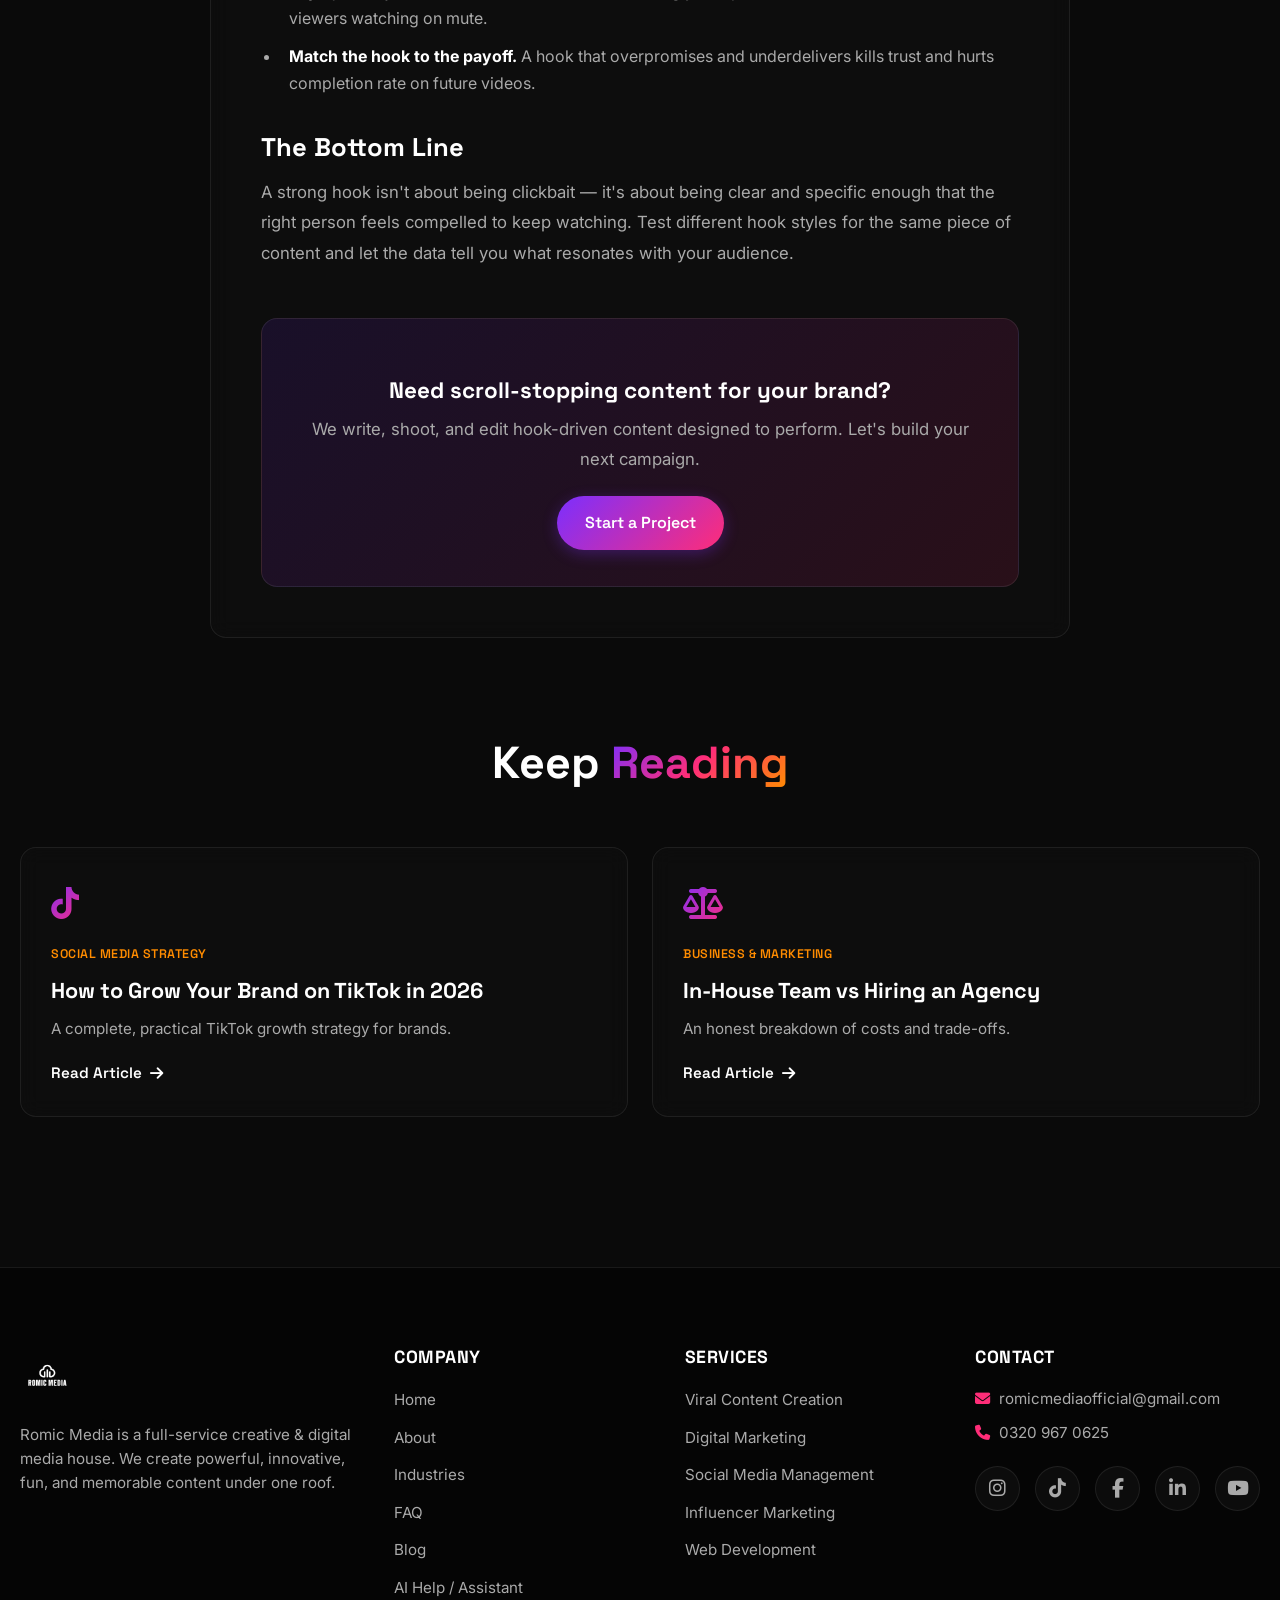
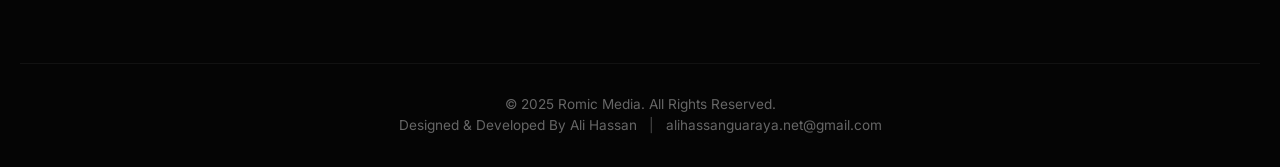
<file: blog-content-hooks.html>
<!DOCTYPE html>
<html lang="en">
<head>
    <meta charset="UTF-8">
    <meta name="viewport" content="width=device-width, initial-scale=1.0">
    <title>How to Write Hooks That Stop the Scroll (With Examples) | Romic Media</title>
    <meta name="description" content="The hook formulas Romic Media uses for clients, with real examples you can adapt today to stop people scrolling past your content.">
    <meta property="og:title" content="How to Write Hooks That Stop the Scroll (With Examples)">
    <meta property="og:description" content="The hook formulas Romic Media uses for clients, with real examples you can adapt today.">
    <meta property="og:image" content="Romic_Media_Logo.png">

    <!-- CSS and FontAwesome Icons -->
    <link rel="stylesheet" href="style.css">
    <link rel="stylesheet" href="https://cdnjs.cloudflare.com/ajax/libs/font-awesome/6.4.0/css/all.min.css">

    <!-- Structured Data for SEO -->
    <script type="application/ld+json">
    {
        "@context": "https://schema.org",
        "@type": "BlogPosting",
        "headline": "How to Write Hooks That Stop the Scroll (With Examples)",
        "description": "The hook formulas Romic Media uses for clients, with real examples you can adapt today.",
        "author": { "@type": "Organization", "name": "Romic Media" },
        "publisher": { "@type": "Organization", "name": "Romic Media", "logo": { "@type": "ImageObject", "url": "https://alistackdev.github.io/romicmedia/Romic_Media_Logo.png" } },
        "datePublished": "2026-06-05",
        "image": "https://alistackdev.github.io/romicmedia/Romic_Media_Logo.png"
    }
    </script>
</head>
<body>

    <!-- Floating Background Shapes -->
    <div class="bg-blob-container">
        <div class="bg-blob blob-1"></div>
        <div class="bg-blob blob-2"></div>
        <div class="bg-blob blob-3"></div>
    </div>

    <!-- Header & Navigation -->
    <header>
        <div class="nav-container">
            <a href="index.html" class="logo-link">
                <img src="Romic_Media_Logo.png" alt="Romic Media" class="logo-img">
            </a>

            <button class="hamburger" id="hamburger-menu" aria-label="Toggle Navigation Menu">
                <span></span>
                <span></span>
                <span></span>
            </button>

            <ul class="nav-menu" id="nav-menu">
                <li><a href="index.html" class="nav-link">Home</a></li>
                <li><a href="about.html" class="nav-link">About</a></li>
                <li><a href="services.html" class="nav-link">Services</a></li>
                <li><a href="industries.html" class="nav-link">Industries</a></li>
                <li><a href="faq.html" class="nav-link">FAQ</a></li>
                <li><a href="contact.html" class="nav-link">Contact</a></li>
                <li><a href="https://www.chatbase.co/B4U5oP-RhPYTHTbgzU2lm/help" target="_blank" class="nav-link">Romic AI Help</a></li>
                <li><a href="blog.html" class="nav-link active">Blog</a></li>
            </ul>

            <div class="nav-right-cta">
                <a href="contact.html" class="btn btn-solid nav-cta">Let's Talk</a>
            </div>
        </div>
    </header>

    <!-- Blog Post Hero -->
    <section class="hero-banner blog-post-hero">
        <a href="blog.html" class="blog-back-link"><i class="fa-solid fa-arrow-left"></i> Back to Blog</a>
        <span class="blog-card-tag" style="display:inline-block; margin-bottom: 15px;">Content Creation</span>
        <h1 class="banner-title">How to Write Hooks That <span class="gradient-text">Stop the Scroll</span></h1>
        <div class="blog-post-meta">
            <span><i class="fa-regular fa-calendar"></i> June 2026</span>
            <span><i class="fa-regular fa-clock"></i> 5 min read</span>
            <span><i class="fa-regular fa-user"></i> Romic Media Team</span>
        </div>
    </section>

    <!-- Blog Post Content -->
    <section class="blog-post-content reveal">
        <article class="glass-card blog-article">

            <p>You can have the best product, the best offer, and the best editing — none of it matters if your hook doesn't stop the scroll in the first two seconds. Here are the hook formulas we rely on for client content, and why they work.</p>

            <h2>1. The Curiosity Gap</h2>
            <p>This hook withholds information on purpose, creating a mental itch the viewer needs to scratch by watching further.</p>
            <p><em>Example: "The one thing every successful Instagram page does that nobody talks about..."</em></p>

            <h2>2. The Bold Claim</h2>
            <p>A confident, slightly contrarian statement that challenges what the viewer already believes.</p>
            <p><em>Example: "Posting every day is actually hurting your reach. Here's why."</em></p>

            <h2>3. The Direct Callout</h2>
            <p>Speak directly to your exact audience so they immediately know this content is for them.</p>
            <p><em>Example: "If you run a restaurant and your Instagram looks dead, watch this."</em></p>

            <h2>4. The Visual Pattern Interrupt</h2>
            <p>Sometimes the hook isn't words at all — it's an unexpected visual: jumping straight into fast action, an unusual camera angle, or a sudden zoom. This works especially well in the first half-second before text even registers.</p>

            <h2>5. The "Mistake" Hook</h2>
            <p>People are more curious about what they're doing wrong than what they're doing right.</p>
            <p><em>Example: "3 mistakes that are killing your TikTok reach right now."</em></p>

            <h2>What Makes a Hook Actually Work</h2>
            <ul>
                <li><strong>Specificity beats vagueness.</strong> "Grow your Instagram" is weak. "Get your first 1,000 followers in 30 days without paid ads" is strong.</li>
                <li><strong>Say it, don't just show it.</strong> On-screen text reinforcing your spoken hook increases retention for viewers watching on mute.</li>
                <li><strong>Match the hook to the payoff.</strong> A hook that overpromises and underdelivers kills trust and hurts completion rate on future videos.</li>
            </ul>

            <h2>The Bottom Line</h2>
            <p>A strong hook isn't about being clickbait — it's about being clear and specific enough that the right person feels compelled to keep watching. Test different hook styles for the same piece of content and let the data tell you what resonates with your audience.</p>

            <div class="blog-cta-box">
                <h3>Need scroll-stopping content for your brand?</h3>
                <p>We write, shoot, and edit hook-driven content designed to perform. Let's build your next campaign.</p>
                <a href="contact.html" class="btn btn-solid">Start a Project</a>
            </div>

        </article>
    </section>

    <!-- Related Posts -->
    <section class="reveal" style="padding-top: 0;">
        <div class="section-title-wrapper">
            <h2 class="section-title">Keep <span class="gradient-text">Reading</span></h2>
        </div>
        <div class="blog-grid">
            <a href="blog-tiktok-growth-2026.html" class="glass-card glass-card-purple blog-card">
                <div class="blog-card-icon"><i class="fa-brands fa-tiktok"></i></div>
                <span class="blog-card-tag">Social Media Strategy</span>
                <h2 class="blog-card-title">How to Grow Your Brand on TikTok in 2026</h2>
                <p class="blog-card-excerpt">A complete, practical TikTok growth strategy for brands.</p>
                <span class="blog-card-link">Read Article <i class="fa-solid fa-arrow-right"></i></span>
            </a>
            <a href="blog-agency-vs-inhouse.html" class="glass-card glass-card-purple blog-card">
                <div class="blog-card-icon"><i class="fa-solid fa-scale-balanced"></i></div>
                <span class="blog-card-tag">Business & Marketing</span>
                <h2 class="blog-card-title">In-House Team vs Hiring an Agency</h2>
                <p class="blog-card-excerpt">An honest breakdown of costs and trade-offs.</p>
                <span class="blog-card-link">Read Article <i class="fa-solid fa-arrow-right"></i></span>
            </a>
        </div>
    </section>

    <!-- Footer -->
    <footer class="footer-wrapper">
        <div class="footer-container">
            <div class="footer-col footer-brand">
                <a href="index.html" class="logo-link">
                    <img src="Romic_Media_Logo.png" alt="Romic Media" class="logo-img">
                </a>
                <p class="footer-brand-desc">
                    Romic Media is a full-service creative & digital media house. We create powerful, innovative, fun, and memorable content under one roof.
                </p>
            </div>

            <div class="footer-col">
                <h4>Company</h4>
                <ul>
                    <li><a href="index.html">Home</a></li>
                    <li><a href="about.html">About</a></li>
                    <li><a href="industries.html">Industries</a></li>
                    <li><a href="faq.html">FAQ</a></li>
                    <li><a href="blog.html">Blog</a></li>
                    <li><a href="https://www.chatbase.co/B4U5oP-RhPYTHTbgzU2lm/help" target="_blank">AI Help / Assistant</a></li>
                </ul>
            </div>

            <div class="footer-col">
                <h4>Services</h4>
                <ul>
                    <li><a href="services.html">Viral Content Creation</a></li>
                    <li><a href="services.html">Digital Marketing</a></li>
                    <li><a href="services.html">Social Media Management</a></li>
                    <li><a href="services.html">Influencer Marketing</a></li>
                    <li><a href="services.html">Web Development</a></li>
                </ul>
            </div>

            <div class="footer-col">
                <h4>Contact</h4>
                <div class="footer-contact-info">
                    <p><i class="fa-solid fa-envelope"></i> romicmediaofficial@gmail.com</p>
                    <p><i class="fa-solid fa-phone"></i> 0320 967 0625</p>
                </div>
                <div class="social-links-grid">
                    <a href="https://instagram.com/romicmedia" target="_blank" class="social-circle-link"><i class="fa-brands fa-instagram"></i></a>
                    <a href="https://tiktok.com/@romicmedia" target="_blank" class="social-circle-link"><i class="fa-brands fa-tiktok"></i></a>
                    <a href="#" class="social-circle-link"><i class="fa-brands fa-facebook-f"></i></a>
                    <a href="#" class="social-circle-link"><i class="fa-brands fa-linkedin-in"></i></a>
                    <a href="#" class="social-circle-link"><i class="fa-brands fa-youtube"></i></a>
                </div>
            </div>
        </div>

        <div class="bottom-bar">
            <p>&copy; 2025 Romic Media. All Rights Reserved.</p>
            <p>Designed & Developed By Ali Hassan <span style="color: #4a4a4a; margin: 0 8px;">|</span> <a href="mailto:alihassanguaraya.net@gmail.com" style="color: inherit; text-decoration: none;">alihassanguaraya.net@gmail.com</a></p>
        </div>
    </footer>

    <!-- Floating WhatsApp Button -->
    <a href="https://wa.me/923209670625" target="_blank" class="whatsapp-float" aria-label="Contact us on WhatsApp">
        <i class="fa-brands fa-whatsapp"></i>
    </a>

    <!-- JS Logic Controller -->
    <script src="main.js"></script>

</body>
</html>
</file>
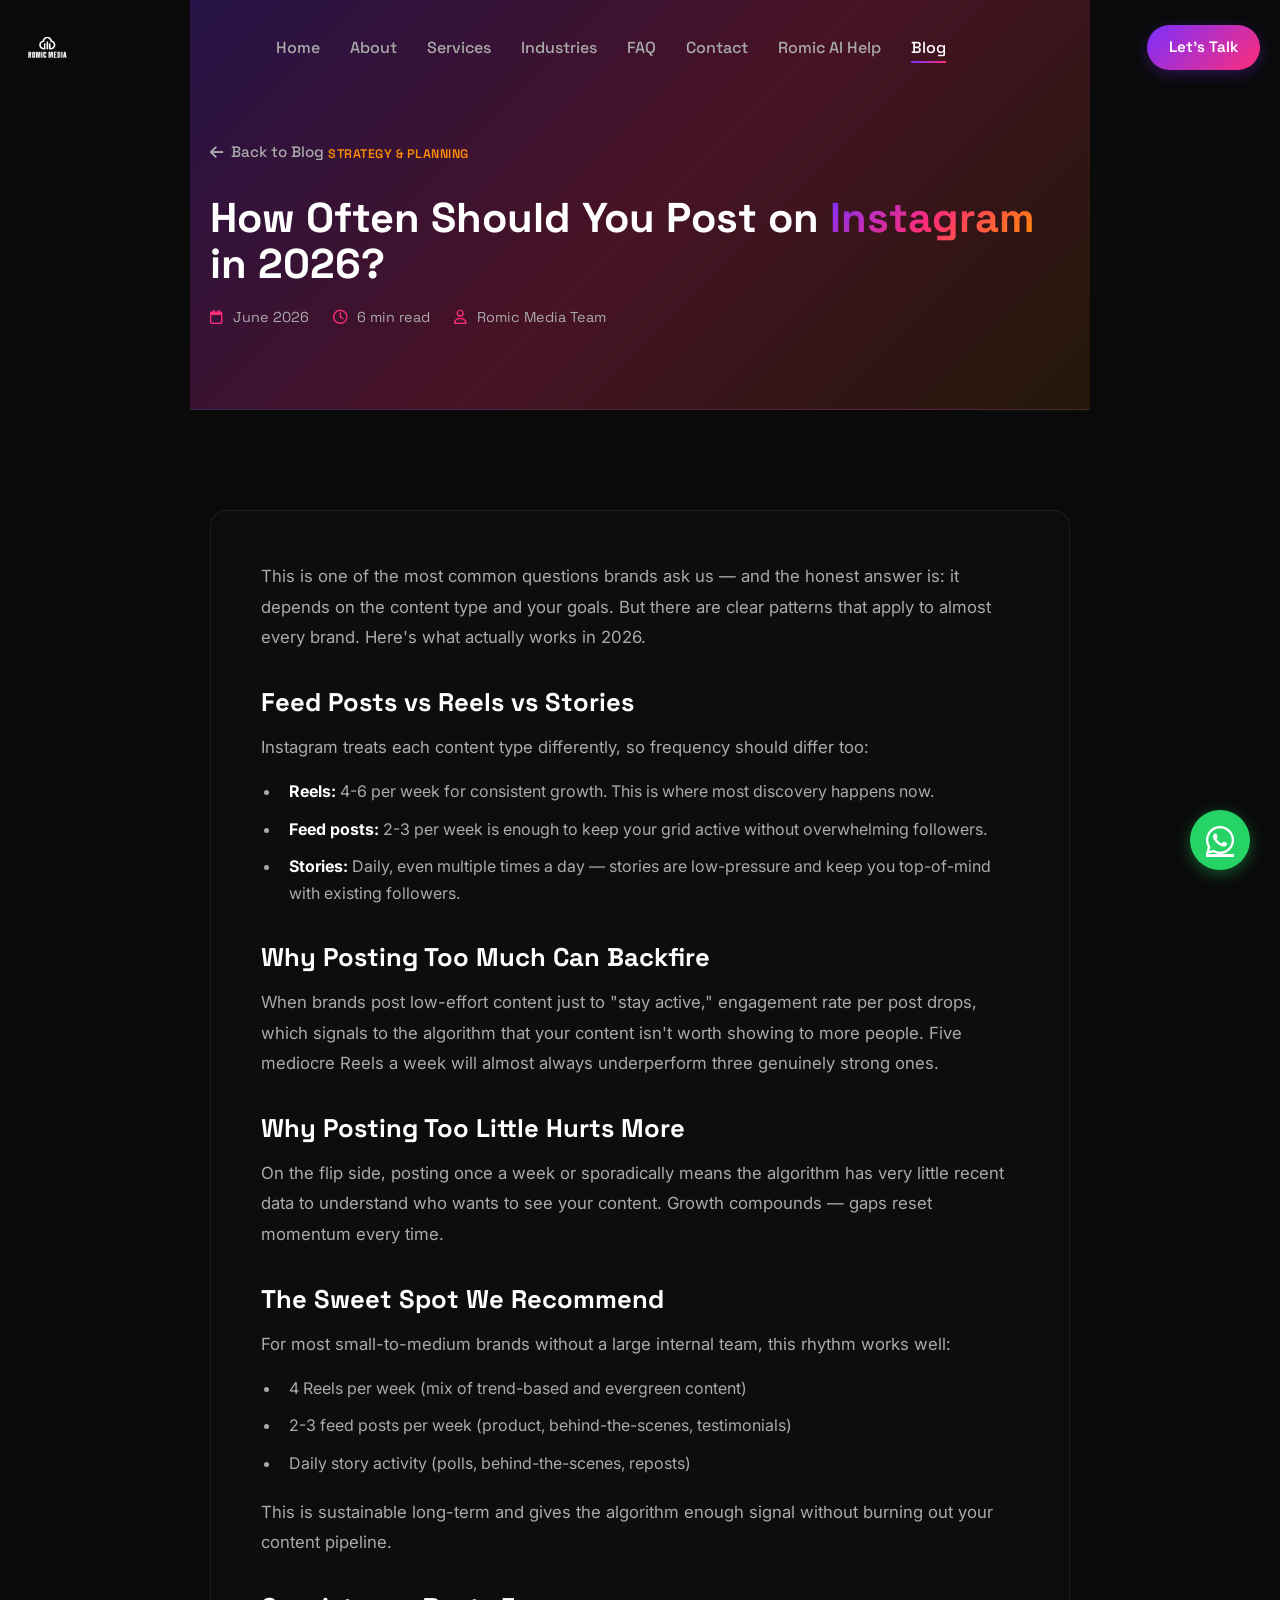
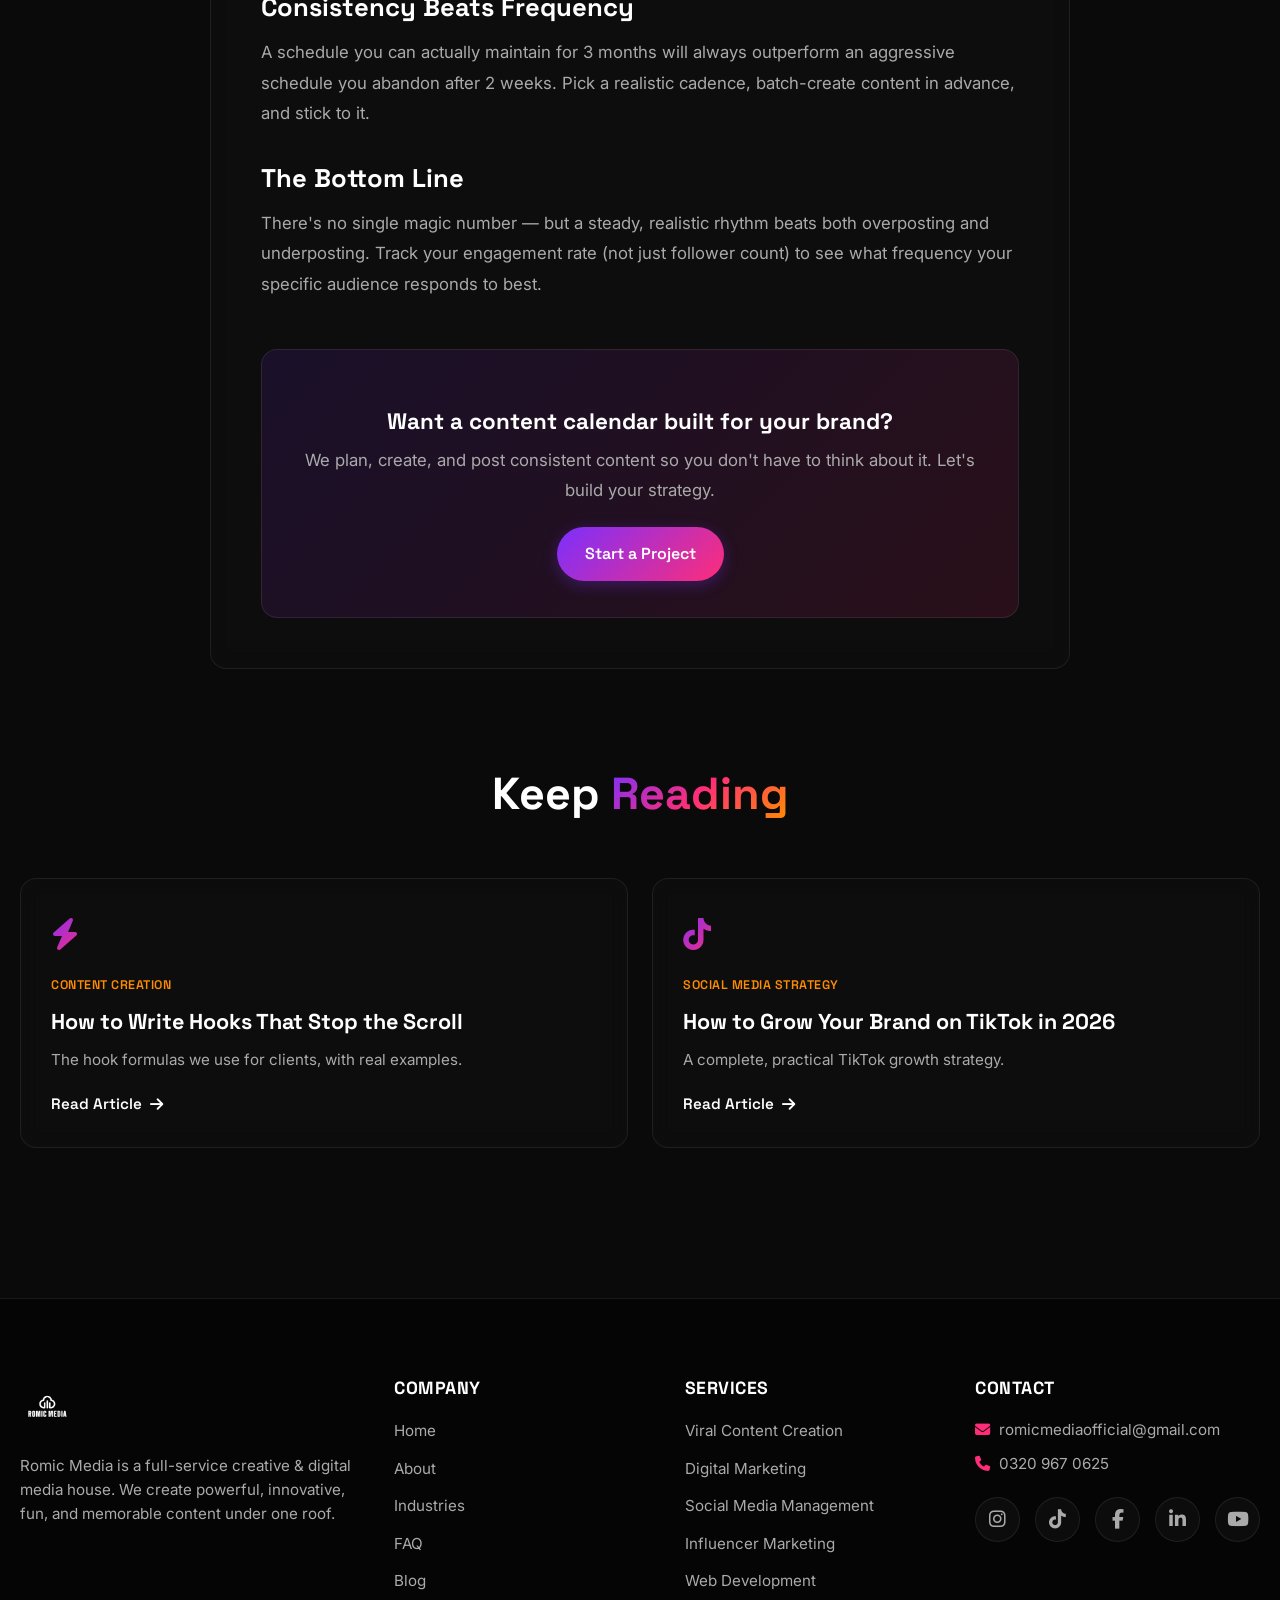
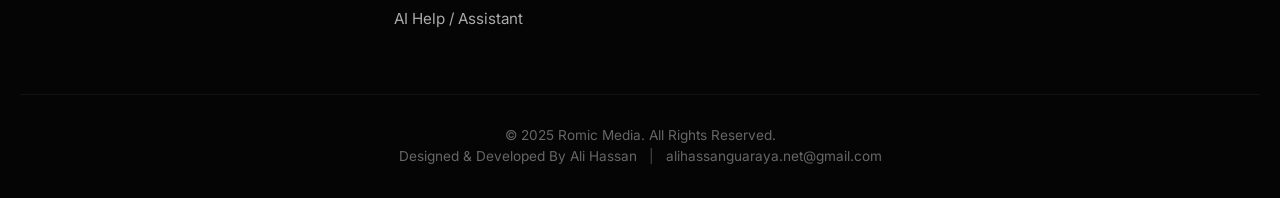
<file: blog-posting-frequency.html>
<!DOCTYPE html>
<html lang="en">
<head>
    <meta charset="UTF-8">
    <meta name="viewport" content="width=device-width, initial-scale=1.0">
    <title>How Often Should You Post on Instagram in 2026? | Romic Media</title>
    <meta name="description" content="Posting too much can hurt you, posting too little kills reach. Here's the Instagram posting frequency that balances growth and quality in 2026.">
    <meta property="og:title" content="How Often Should You Post on Instagram in 2026?">
    <meta property="og:description" content="The posting frequency that actually balances growth and quality.">
    <meta property="og:image" content="Romic_Media_Logo.png">

    <!-- CSS and FontAwesome Icons -->
    <link rel="stylesheet" href="style.css">
    <link rel="stylesheet" href="https://cdnjs.cloudflare.com/ajax/libs/font-awesome/6.4.0/css/all.min.css">

    <!-- Structured Data for SEO -->
    <script type="application/ld+json">
    {
        "@context": "https://schema.org",
        "@type": "BlogPosting",
        "headline": "How Often Should You Post on Instagram in 2026?",
        "description": "The posting frequency that actually balances growth and quality.",
        "author": { "@type": "Organization", "name": "Romic Media" },
        "publisher": { "@type": "Organization", "name": "Romic Media", "logo": { "@type": "ImageObject", "url": "https://alistackdev.github.io/romicmedia/Romic_Media_Logo.png" } },
        "datePublished": "2026-06-10",
        "image": "https://alistackdev.github.io/romicmedia/Romic_Media_Logo.png"
    }
    </script>
</head>
<body>

    <!-- Floating Background Shapes -->
    <div class="bg-blob-container">
        <div class="bg-blob blob-1"></div>
        <div class="bg-blob blob-2"></div>
        <div class="bg-blob blob-3"></div>
    </div>

    <!-- Header & Navigation -->
    <header>
        <div class="nav-container">
            <a href="index.html" class="logo-link">
                <img src="Romic_Media_Logo.png" alt="Romic Media" class="logo-img">
            </a>

            <button class="hamburger" id="hamburger-menu" aria-label="Toggle Navigation Menu">
                <span></span>
                <span></span>
                <span></span>
            </button>

            <ul class="nav-menu" id="nav-menu">
                <li><a href="index.html" class="nav-link">Home</a></li>
                <li><a href="about.html" class="nav-link">About</a></li>
                <li><a href="services.html" class="nav-link">Services</a></li>
                <li><a href="industries.html" class="nav-link">Industries</a></li>
                <li><a href="faq.html" class="nav-link">FAQ</a></li>
                <li><a href="contact.html" class="nav-link">Contact</a></li>
                <li><a href="https://www.chatbase.co/B4U5oP-RhPYTHTbgzU2lm/help" target="_blank" class="nav-link">Romic AI Help</a></li>
                <li><a href="blog.html" class="nav-link active">Blog</a></li>
            </ul>

            <div class="nav-right-cta">
                <a href="contact.html" class="btn btn-solid nav-cta">Let's Talk</a>
            </div>
        </div>
    </header>

    <!-- Blog Post Hero -->
    <section class="hero-banner blog-post-hero">
        <a href="blog.html" class="blog-back-link"><i class="fa-solid fa-arrow-left"></i> Back to Blog</a>
        <span class="blog-card-tag" style="display:inline-block; margin-bottom: 15px;">Strategy & Planning</span>
        <h1 class="banner-title">How Often Should You Post on <span class="gradient-text">Instagram</span> in 2026?</h1>
        <div class="blog-post-meta">
            <span><i class="fa-regular fa-calendar"></i> June 2026</span>
            <span><i class="fa-regular fa-clock"></i> 6 min read</span>
            <span><i class="fa-regular fa-user"></i> Romic Media Team</span>
        </div>
    </section>

    <!-- Blog Post Content -->
    <section class="blog-post-content reveal">
        <article class="glass-card blog-article">

            <p>This is one of the most common questions brands ask us — and the honest answer is: it depends on the content type and your goals. But there are clear patterns that apply to almost every brand. Here's what actually works in 2026.</p>

            <h2>Feed Posts vs Reels vs Stories</h2>
            <p>Instagram treats each content type differently, so frequency should differ too:</p>
            <ul>
                <li><strong>Reels:</strong> 4-6 per week for consistent growth. This is where most discovery happens now.</li>
                <li><strong>Feed posts:</strong> 2-3 per week is enough to keep your grid active without overwhelming followers.</li>
                <li><strong>Stories:</strong> Daily, even multiple times a day — stories are low-pressure and keep you top-of-mind with existing followers.</li>
            </ul>

            <h2>Why Posting Too Much Can Backfire</h2>
            <p>When brands post low-effort content just to "stay active," engagement rate per post drops, which signals to the algorithm that your content isn't worth showing to more people. Five mediocre Reels a week will almost always underperform three genuinely strong ones.</p>

            <h2>Why Posting Too Little Hurts More</h2>
            <p>On the flip side, posting once a week or sporadically means the algorithm has very little recent data to understand who wants to see your content. Growth compounds — gaps reset momentum every time.</p>

            <h2>The Sweet Spot We Recommend</h2>
            <p>For most small-to-medium brands without a large internal team, this rhythm works well:</p>
            <ul>
                <li>4 Reels per week (mix of trend-based and evergreen content)</li>
                <li>2-3 feed posts per week (product, behind-the-scenes, testimonials)</li>
                <li>Daily story activity (polls, behind-the-scenes, reposts)</li>
            </ul>
            <p>This is sustainable long-term and gives the algorithm enough signal without burning out your content pipeline.</p>

            <h2>Consistency Beats Frequency</h2>
            <p>A schedule you can actually maintain for 3 months will always outperform an aggressive schedule you abandon after 2 weeks. Pick a realistic cadence, batch-create content in advance, and stick to it.</p>

            <h2>The Bottom Line</h2>
            <p>There's no single magic number — but a steady, realistic rhythm beats both overposting and underposting. Track your engagement rate (not just follower count) to see what frequency your specific audience responds to best.</p>

            <div class="blog-cta-box">
                <h3>Want a content calendar built for your brand?</h3>
                <p>We plan, create, and post consistent content so you don't have to think about it. Let's build your strategy.</p>
                <a href="contact.html" class="btn btn-solid">Start a Project</a>
            </div>

        </article>
    </section>

    <!-- Related Posts -->
    <section class="reveal" style="padding-top: 0;">
        <div class="section-title-wrapper">
            <h2 class="section-title">Keep <span class="gradient-text">Reading</span></h2>
        </div>
        <div class="blog-grid">
            <a href="blog-content-hooks.html" class="glass-card glass-card-pink blog-card">
                <div class="blog-card-icon"><i class="fa-solid fa-bolt"></i></div>
                <span class="blog-card-tag">Content Creation</span>
                <h2 class="blog-card-title">How to Write Hooks That Stop the Scroll</h2>
                <p class="blog-card-excerpt">The hook formulas we use for clients, with real examples.</p>
                <span class="blog-card-link">Read Article <i class="fa-solid fa-arrow-right"></i></span>
            </a>
            <a href="blog-tiktok-growth-2026.html" class="glass-card glass-card-purple blog-card">
                <div class="blog-card-icon"><i class="fa-brands fa-tiktok"></i></div>
                <span class="blog-card-tag">Social Media Strategy</span>
                <h2 class="blog-card-title">How to Grow Your Brand on TikTok in 2026</h2>
                <p class="blog-card-excerpt">A complete, practical TikTok growth strategy.</p>
                <span class="blog-card-link">Read Article <i class="fa-solid fa-arrow-right"></i></span>
            </a>
        </div>
    </section>

    <!-- Footer -->
    <footer class="footer-wrapper">
        <div class="footer-container">
            <div class="footer-col footer-brand">
                <a href="index.html" class="logo-link">
                    <img src="Romic_Media_Logo.png" alt="Romic Media" class="logo-img">
                </a>
                <p class="footer-brand-desc">
                    Romic Media is a full-service creative & digital media house. We create powerful, innovative, fun, and memorable content under one roof.
                </p>
            </div>

            <div class="footer-col">
                <h4>Company</h4>
                <ul>
                    <li><a href="index.html">Home</a></li>
                    <li><a href="about.html">About</a></li>
                    <li><a href="industries.html">Industries</a></li>
                    <li><a href="faq.html">FAQ</a></li>
                    <li><a href="blog.html">Blog</a></li>
                    <li><a href="https://www.chatbase.co/B4U5oP-RhPYTHTbgzU2lm/help" target="_blank">AI Help / Assistant</a></li>
                </ul>
            </div>

            <div class="footer-col">
                <h4>Services</h4>
                <ul>
                    <li><a href="services.html">Viral Content Creation</a></li>
                    <li><a href="services.html">Digital Marketing</a></li>
                    <li><a href="services.html">Social Media Management</a></li>
                    <li><a href="services.html">Influencer Marketing</a></li>
                    <li><a href="services.html">Web Development</a></li>
                </ul>
            </div>

            <div class="footer-col">
                <h4>Contact</h4>
                <div class="footer-contact-info">
                    <p><i class="fa-solid fa-envelope"></i> romicmediaofficial@gmail.com</p>
                    <p><i class="fa-solid fa-phone"></i> 0320 967 0625</p>
                </div>
                <div class="social-links-grid">
                    <a href="https://instagram.com/romicmedia" target="_blank" class="social-circle-link"><i class="fa-brands fa-instagram"></i></a>
                    <a href="https://tiktok.com/@romicmedia" target="_blank" class="social-circle-link"><i class="fa-brands fa-tiktok"></i></a>
                    <a href="#" class="social-circle-link"><i class="fa-brands fa-facebook-f"></i></a>
                    <a href="#" class="social-circle-link"><i class="fa-brands fa-linkedin-in"></i></a>
                    <a href="#" class="social-circle-link"><i class="fa-brands fa-youtube"></i></a>
                </div>
            </div>
        </div>

        <div class="bottom-bar">
            <p>&copy; 2025 Romic Media. All Rights Reserved.</p>
            <p>Designed & Developed By Ali Hassan <span style="color: #4a4a4a; margin: 0 8px;">|</span> <a href="mailto:alihassanguaraya.net@gmail.com" style="color: inherit; text-decoration: none;">alihassanguaraya.net@gmail.com</a></p>
        </div>
    </footer>

    <!-- Floating WhatsApp Button -->
    <a href="https://wa.me/923209670625" target="_blank" class="whatsapp-float" aria-label="Contact us on WhatsApp">
        <i class="fa-brands fa-whatsapp"></i>
    </a>

    <!-- JS Logic Controller -->
    <script src="main.js"></script>

</body>
</html>
</file>
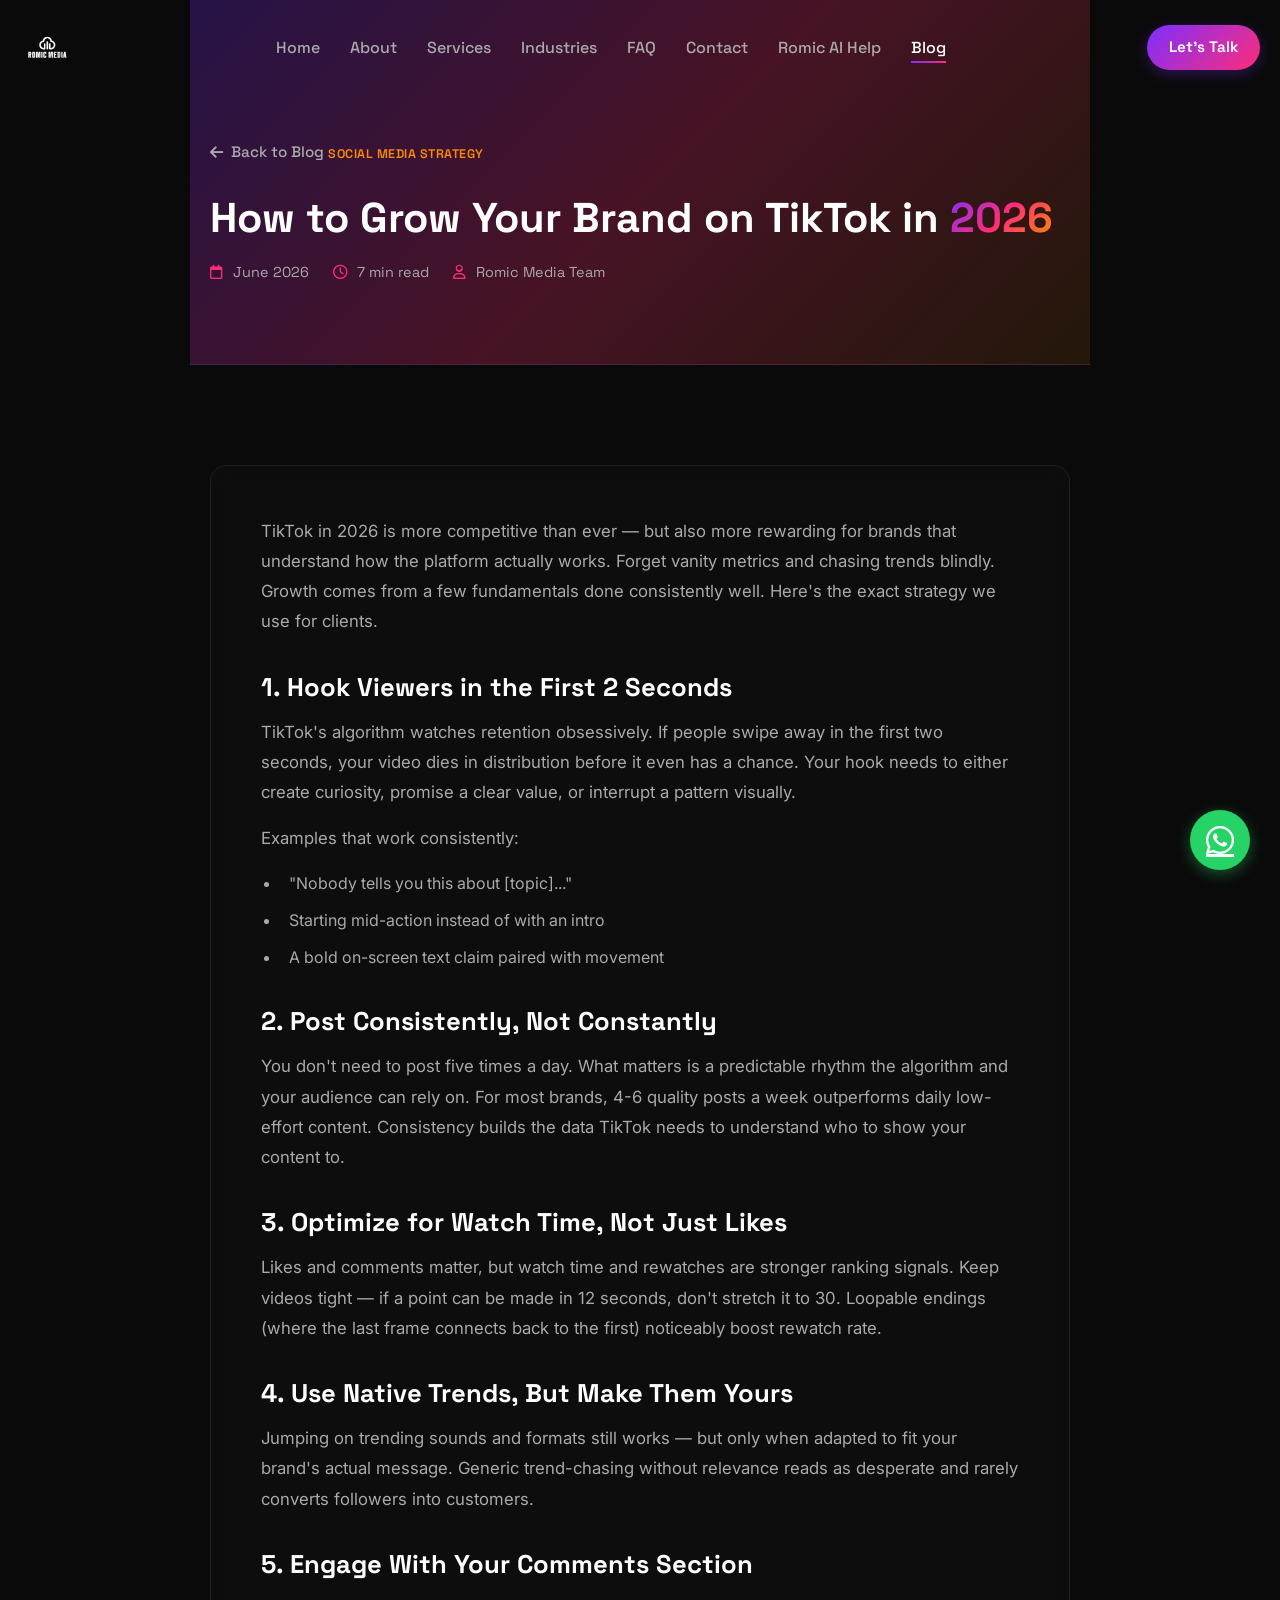
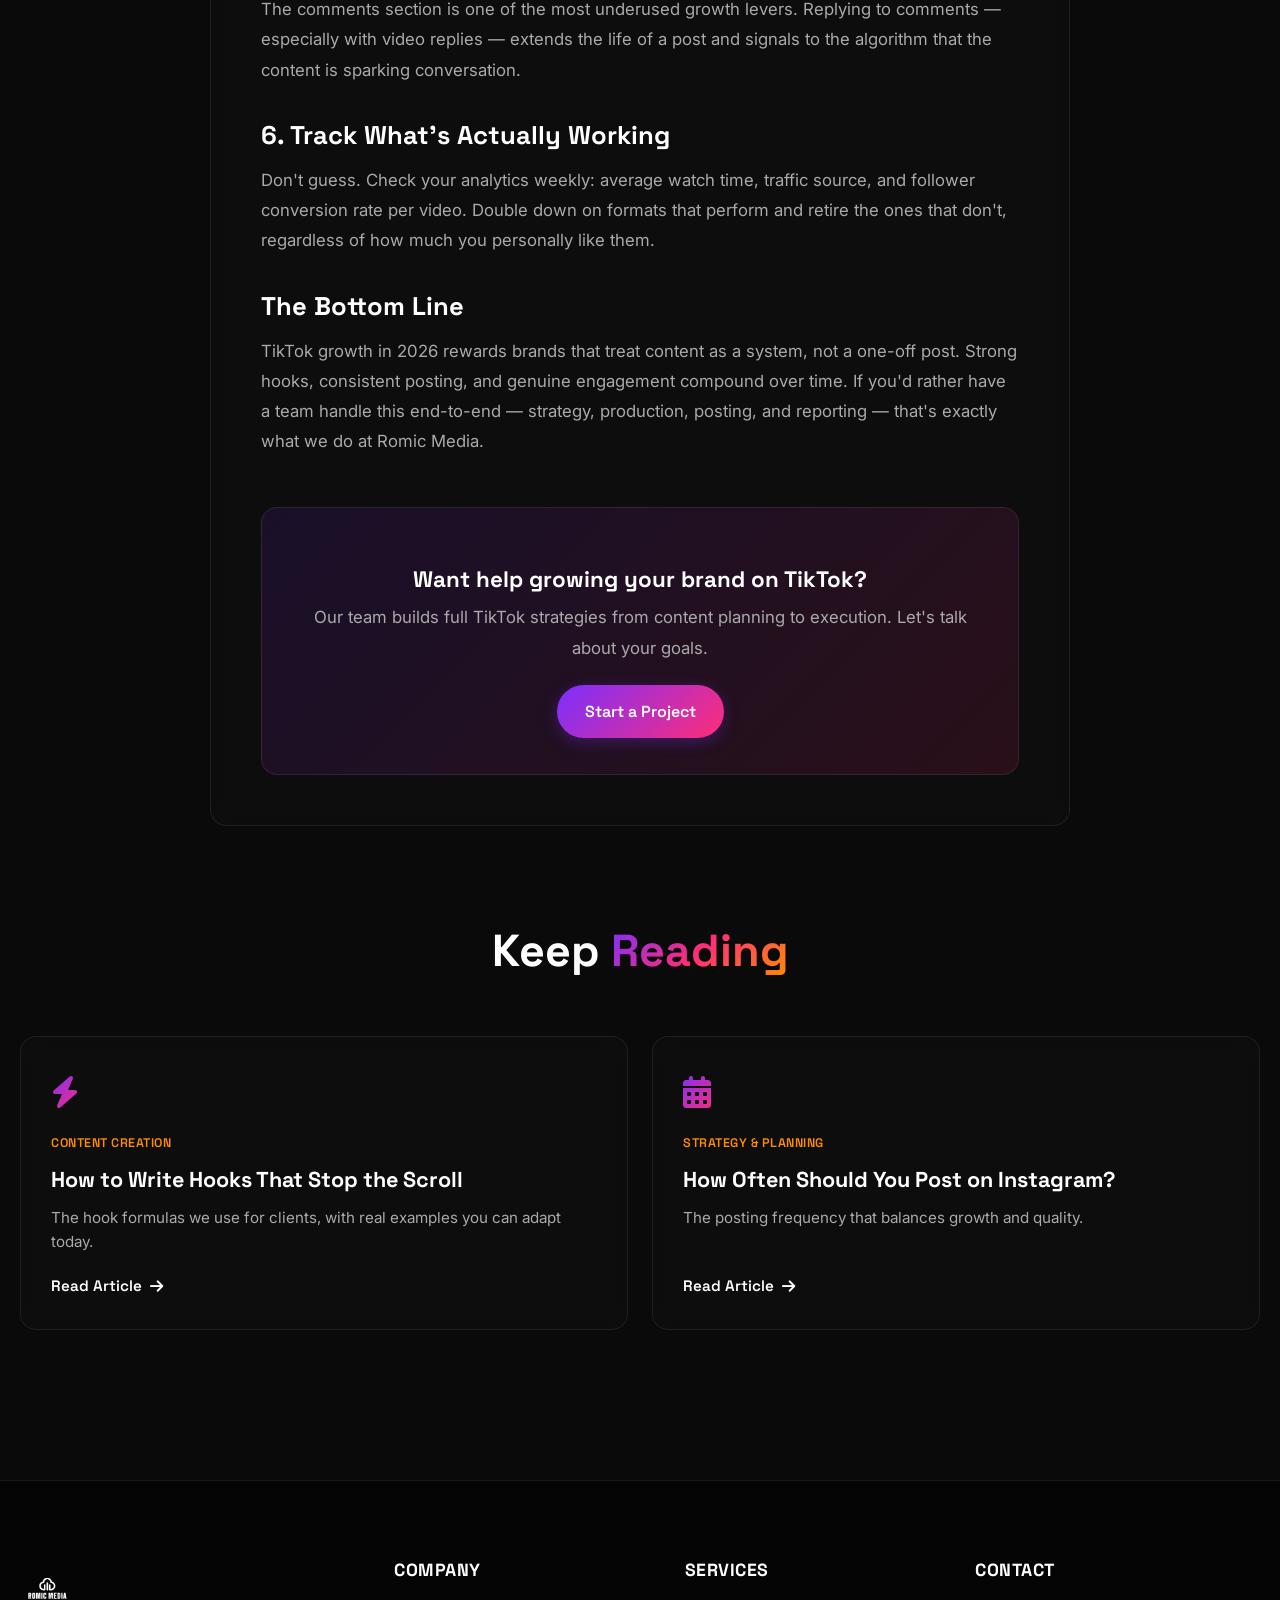
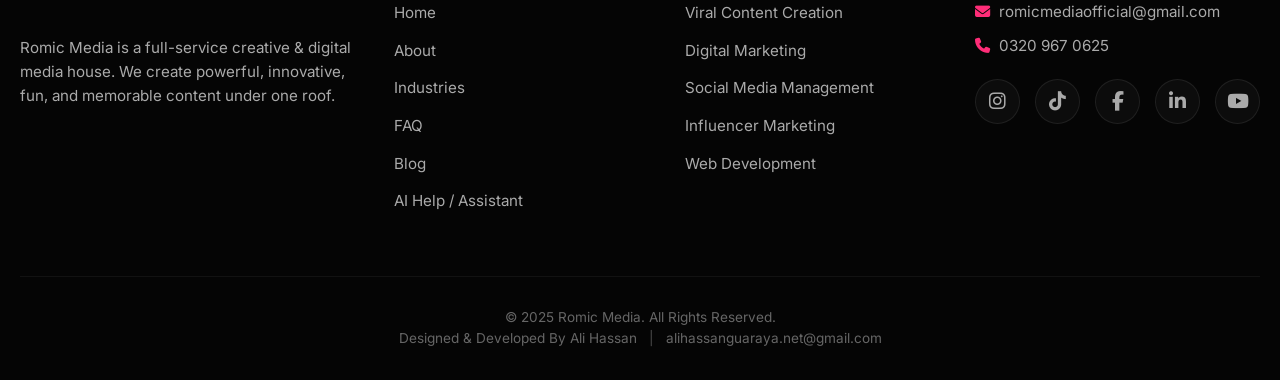
<file: blog-tiktok-growth-2026.html>
<!DOCTYPE html>
<html lang="en">
<head>
    <meta charset="UTF-8">
    <meta name="viewport" content="width=device-width, initial-scale=1.0">
    <title>How to Grow Your Brand on TikTok in 2026: Complete Strategy | Romic Media</title>
    <meta name="description" content="A practical, step-by-step TikTok growth strategy for brands in 2026 — hooks, posting consistency, and the algorithm signals that actually matter.">
    <meta property="og:title" content="How to Grow Your Brand on TikTok in 2026: Complete Strategy">
    <meta property="og:description" content="A practical, step-by-step TikTok growth strategy for brands in 2026 — hooks, posting consistency, and the algorithm signals that actually matter.">
    <meta property="og:image" content="Romic_Media_Logo.png">

    <!-- CSS and FontAwesome Icons -->
    <link rel="stylesheet" href="style.css">
    <link rel="stylesheet" href="https://cdnjs.cloudflare.com/ajax/libs/font-awesome/6.4.0/css/all.min.css">

    <!-- Structured Data for SEO -->
    <script type="application/ld+json">
    {
        "@context": "https://schema.org",
        "@type": "BlogPosting",
        "headline": "How to Grow Your Brand on TikTok in 2026: Complete Strategy",
        "description": "A practical, step-by-step TikTok growth strategy for brands in 2026.",
        "author": { "@type": "Organization", "name": "Romic Media" },
        "publisher": { "@type": "Organization", "name": "Romic Media", "logo": { "@type": "ImageObject", "url": "https://alistackdev.github.io/romicmedia/Romic_Media_Logo.png" } },
        "datePublished": "2026-06-01",
        "image": "https://alistackdev.github.io/romicmedia/Romic_Media_Logo.png"
    }
    </script>
</head>
<body>

    <!-- Floating Background Shapes -->
    <div class="bg-blob-container">
        <div class="bg-blob blob-1"></div>
        <div class="bg-blob blob-2"></div>
        <div class="bg-blob blob-3"></div>
    </div>

    <!-- Header & Navigation -->
    <header>
        <div class="nav-container">
            <a href="index.html" class="logo-link">
                <img src="Romic_Media_Logo.png" alt="Romic Media" class="logo-img">
            </a>

            <button class="hamburger" id="hamburger-menu" aria-label="Toggle Navigation Menu">
                <span></span>
                <span></span>
                <span></span>
            </button>

            <ul class="nav-menu" id="nav-menu">
                <li><a href="index.html" class="nav-link">Home</a></li>
                <li><a href="about.html" class="nav-link">About</a></li>
                <li><a href="services.html" class="nav-link">Services</a></li>
                <li><a href="industries.html" class="nav-link">Industries</a></li>
                <li><a href="faq.html" class="nav-link">FAQ</a></li>
                <li><a href="contact.html" class="nav-link">Contact</a></li>
                <li><a href="https://www.chatbase.co/B4U5oP-RhPYTHTbgzU2lm/help" target="_blank" class="nav-link">Romic AI Help</a></li>
                <li><a href="blog.html" class="nav-link active">Blog</a></li>
            </ul>

            <div class="nav-right-cta">
                <a href="contact.html" class="btn btn-solid nav-cta">Let's Talk</a>
            </div>
        </div>
    </header>

    <!-- Blog Post Hero -->
    <section class="hero-banner blog-post-hero">
        <a href="blog.html" class="blog-back-link"><i class="fa-solid fa-arrow-left"></i> Back to Blog</a>
        <span class="blog-card-tag" style="display:inline-block; margin-bottom: 15px;">Social Media Strategy</span>
        <h1 class="banner-title">How to Grow Your Brand on TikTok in <span class="gradient-text">2026</span></h1>
        <div class="blog-post-meta">
            <span><i class="fa-regular fa-calendar"></i> June 2026</span>
            <span><i class="fa-regular fa-clock"></i> 7 min read</span>
            <span><i class="fa-regular fa-user"></i> Romic Media Team</span>
        </div>
    </section>

    <!-- Blog Post Content -->
    <section class="blog-post-content reveal">
        <article class="glass-card blog-article">

            <p>TikTok in 2026 is more competitive than ever — but also more rewarding for brands that understand how the platform actually works. Forget vanity metrics and chasing trends blindly. Growth comes from a few fundamentals done consistently well. Here's the exact strategy we use for clients.</p>

            <h2>1. Hook Viewers in the First 2 Seconds</h2>
            <p>TikTok's algorithm watches retention obsessively. If people swipe away in the first two seconds, your video dies in distribution before it even has a chance. Your hook needs to either create curiosity, promise a clear value, or interrupt a pattern visually.</p>
            <p>Examples that work consistently:</p>
            <ul>
                <li>"Nobody tells you this about [topic]..."</li>
                <li>Starting mid-action instead of with an intro</li>
                <li>A bold on-screen text claim paired with movement</li>
            </ul>

            <h2>2. Post Consistently, Not Constantly</h2>
            <p>You don't need to post five times a day. What matters is a predictable rhythm the algorithm and your audience can rely on. For most brands, 4-6 quality posts a week outperforms daily low-effort content. Consistency builds the data TikTok needs to understand who to show your content to.</p>

            <h2>3. Optimize for Watch Time, Not Just Likes</h2>
            <p>Likes and comments matter, but watch time and rewatches are stronger ranking signals. Keep videos tight — if a point can be made in 12 seconds, don't stretch it to 30. Loopable endings (where the last frame connects back to the first) noticeably boost rewatch rate.</p>

            <h2>4. Use Native Trends, But Make Them Yours</h2>
            <p>Jumping on trending sounds and formats still works — but only when adapted to fit your brand's actual message. Generic trend-chasing without relevance reads as desperate and rarely converts followers into customers.</p>

            <h2>5. Engage With Your Comments Section</h2>
            <p>The comments section is one of the most underused growth levers. Replying to comments — especially with video replies — extends the life of a post and signals to the algorithm that the content is sparking conversation.</p>

            <h2>6. Track What's Actually Working</h2>
            <p>Don't guess. Check your analytics weekly: average watch time, traffic source, and follower conversion rate per video. Double down on formats that perform and retire the ones that don't, regardless of how much you personally like them.</p>

            <h2>The Bottom Line</h2>
            <p>TikTok growth in 2026 rewards brands that treat content as a system, not a one-off post. Strong hooks, consistent posting, and genuine engagement compound over time. If you'd rather have a team handle this end-to-end — strategy, production, posting, and reporting — that's exactly what we do at Romic Media.</p>

            <div class="blog-cta-box">
                <h3>Want help growing your brand on TikTok?</h3>
                <p>Our team builds full TikTok strategies from content planning to execution. Let's talk about your goals.</p>
                <a href="contact.html" class="btn btn-solid">Start a Project</a>
            </div>

        </article>
    </section>

    <!-- Related Posts -->
    <section class="reveal" style="padding-top: 0;">
        <div class="section-title-wrapper">
            <h2 class="section-title">Keep <span class="gradient-text">Reading</span></h2>
        </div>
        <div class="blog-grid">
            <a href="blog-content-hooks.html" class="glass-card glass-card-pink blog-card">
                <div class="blog-card-icon"><i class="fa-solid fa-bolt"></i></div>
                <span class="blog-card-tag">Content Creation</span>
                <h2 class="blog-card-title">How to Write Hooks That Stop the Scroll</h2>
                <p class="blog-card-excerpt">The hook formulas we use for clients, with real examples you can adapt today.</p>
                <span class="blog-card-link">Read Article <i class="fa-solid fa-arrow-right"></i></span>
            </a>
            <a href="blog-posting-frequency.html" class="glass-card glass-card-orange blog-card">
                <div class="blog-card-icon"><i class="fa-solid fa-calendar-days"></i></div>
                <span class="blog-card-tag">Strategy & Planning</span>
                <h2 class="blog-card-title">How Often Should You Post on Instagram?</h2>
                <p class="blog-card-excerpt">The posting frequency that balances growth and quality.</p>
                <span class="blog-card-link">Read Article <i class="fa-solid fa-arrow-right"></i></span>
            </a>
        </div>
    </section>

    <!-- Footer -->
    <footer class="footer-wrapper">
        <div class="footer-container">
            <div class="footer-col footer-brand">
                <a href="index.html" class="logo-link">
                    <img src="Romic_Media_Logo.png" alt="Romic Media" class="logo-img">
                </a>
                <p class="footer-brand-desc">
                    Romic Media is a full-service creative & digital media house. We create powerful, innovative, fun, and memorable content under one roof.
                </p>
            </div>

            <div class="footer-col">
                <h4>Company</h4>
                <ul>
                    <li><a href="index.html">Home</a></li>
                    <li><a href="about.html">About</a></li>
                    <li><a href="industries.html">Industries</a></li>
                    <li><a href="faq.html">FAQ</a></li>
                    <li><a href="blog.html">Blog</a></li>
                    <li><a href="https://www.chatbase.co/B4U5oP-RhPYTHTbgzU2lm/help" target="_blank">AI Help / Assistant</a></li>
                </ul>
            </div>

            <div class="footer-col">
                <h4>Services</h4>
                <ul>
                    <li><a href="services.html">Viral Content Creation</a></li>
                    <li><a href="services.html">Digital Marketing</a></li>
                    <li><a href="services.html">Social Media Management</a></li>
                    <li><a href="services.html">Influencer Marketing</a></li>
                    <li><a href="services.html">Web Development</a></li>
                </ul>
            </div>

            <div class="footer-col">
                <h4>Contact</h4>
                <div class="footer-contact-info">
                    <p><i class="fa-solid fa-envelope"></i> romicmediaofficial@gmail.com</p>
                    <p><i class="fa-solid fa-phone"></i> 0320 967 0625</p>
                </div>
                <div class="social-links-grid">
                    <a href="https://instagram.com/romicmedia" target="_blank" class="social-circle-link"><i class="fa-brands fa-instagram"></i></a>
                    <a href="https://tiktok.com/@romicmedia" target="_blank" class="social-circle-link"><i class="fa-brands fa-tiktok"></i></a>
                    <a href="#" class="social-circle-link"><i class="fa-brands fa-facebook-f"></i></a>
                    <a href="#" class="social-circle-link"><i class="fa-brands fa-linkedin-in"></i></a>
                    <a href="#" class="social-circle-link"><i class="fa-brands fa-youtube"></i></a>
                </div>
            </div>
        </div>

        <div class="bottom-bar">
            <p>&copy; 2025 Romic Media. All Rights Reserved.</p>
            <p>Designed & Developed By Ali Hassan <span style="color: #4a4a4a; margin: 0 8px;">|</span> <a href="mailto:alihassanguaraya.net@gmail.com" style="color: inherit; text-decoration: none;">alihassanguaraya.net@gmail.com</a></p>
        </div>
    </footer>

    <!-- Floating WhatsApp Button -->
    <a href="https://wa.me/923209670625" target="_blank" class="whatsapp-float" aria-label="Contact us on WhatsApp">
        <i class="fa-brands fa-whatsapp"></i>
    </a>

    <!-- JS Logic Controller -->
    <script src="main.js"></script>

</body>
</html>
</file>
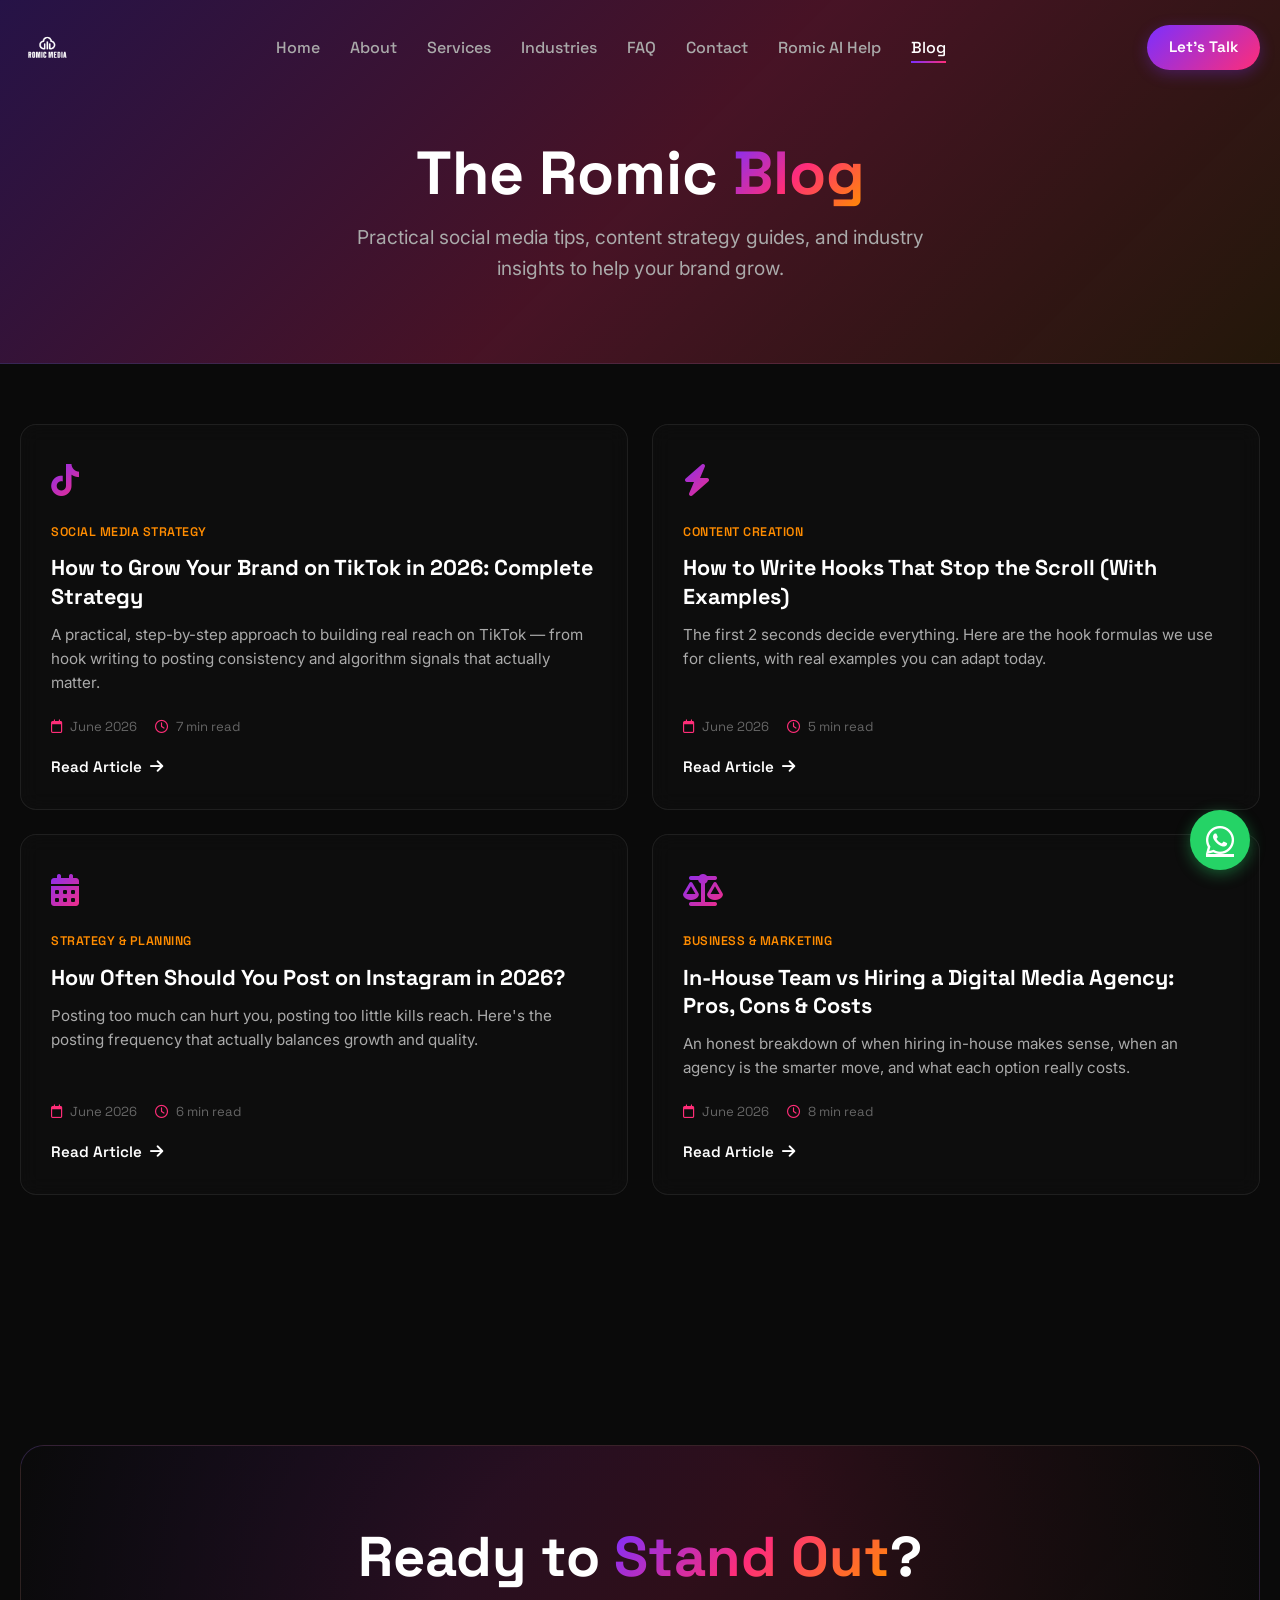
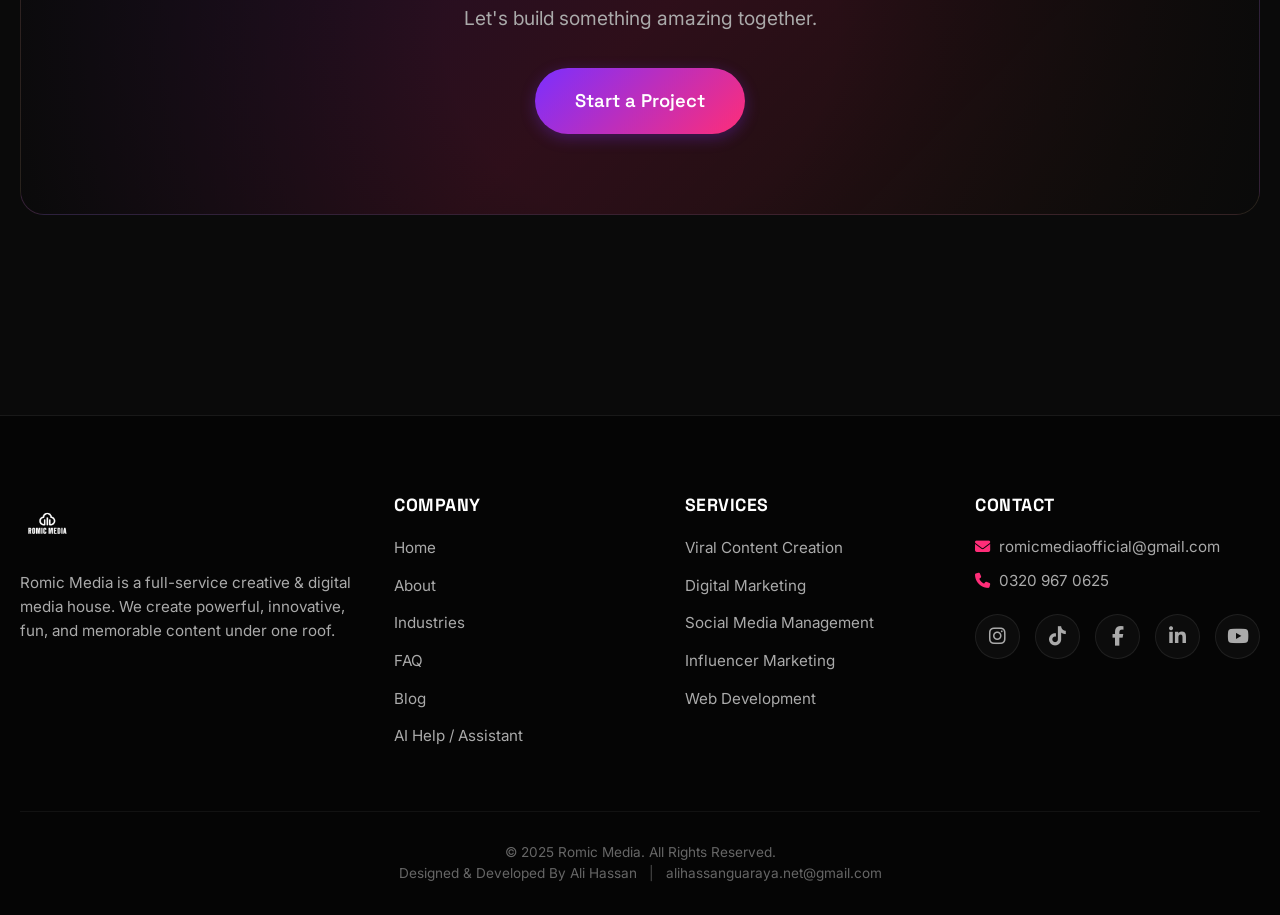
<file: blog.html>
<!DOCTYPE html>
<html lang="en">
<head>
    <meta charset="UTF-8">
    <meta name="viewport" content="width=device-width, initial-scale=1.0">
    <title>Blog | Romic Media — Social Media & Marketing Tips</title>
    <meta name="description" content="Practical social media marketing tips, content strategy guides, and industry insights from Romic Media — a full-service creative and digital media house.">
    <meta property="og:title" content="Blog | Romic Media">
    <meta property="og:description" content="Practical social media marketing tips, content strategy guides, and industry insights from Romic Media.">
    <meta property="og:image" content="Romic_Media_Logo.png">

    <!-- CSS and FontAwesome Icons -->
    <link rel="stylesheet" href="style.css">
    <link rel="stylesheet" href="https://cdnjs.cloudflare.com/ajax/libs/font-awesome/6.4.0/css/all.min.css">
</head>
<body>

    <!-- Floating Background Shapes -->
    <div class="bg-blob-container">
        <div class="bg-blob blob-1"></div>
        <div class="bg-blob blob-2"></div>
        <div class="bg-blob blob-3"></div>
    </div>

    <!-- Header & Navigation -->
    <header>
        <div class="nav-container">
            <a href="index.html" class="logo-link">
                <img src="Romic_Media_Logo.png" alt="Romic Media" class="logo-img">
            </a>

            <button class="hamburger" id="hamburger-menu" aria-label="Toggle Navigation Menu">
                <span></span>
                <span></span>
                <span></span>
            </button>

            <ul class="nav-menu" id="nav-menu">
                <li><a href="index.html" class="nav-link">Home</a></li>
                <li><a href="about.html" class="nav-link">About</a></li>
                <li><a href="services.html" class="nav-link">Services</a></li>
                <li><a href="industries.html" class="nav-link">Industries</a></li>
                <li><a href="faq.html" class="nav-link">FAQ</a></li>
                <li><a href="contact.html" class="nav-link">Contact</a></li>
                <li><a href="https://www.chatbase.co/B4U5oP-RhPYTHTbgzU2lm/help" target="_blank" class="nav-link">Romic AI Help</a></li>
                <li><a href="blog.html" class="nav-link active">Blog</a></li>
            </ul>

            <div class="nav-right-cta">
                <a href="contact.html" class="btn btn-solid nav-cta">Let's Talk</a>
            </div>
        </div>
    </header>

    <!-- Hero Banner -->
    <section class="hero-banner">
        <h1 class="banner-title">The Romic <span class="gradient-text">Blog</span></h1>
        <p class="banner-subtitle">Practical social media tips, content strategy guides, and industry insights to help your brand grow.</p>
    </section>

    <!-- Blog Grid Section -->
    <section class="blog-grid-section reveal">
        <div class="blog-grid">

            <!-- Post 1 -->
            <a href="blog-tiktok-growth-2026.html" class="glass-card glass-card-purple blog-card">
                <div class="blog-card-icon"><i class="fa-brands fa-tiktok"></i></div>
                <span class="blog-card-tag">Social Media Strategy</span>
                <h2 class="blog-card-title">How to Grow Your Brand on TikTok in 2026: Complete Strategy</h2>
                <p class="blog-card-excerpt">A practical, step-by-step approach to building real reach on TikTok — from hook writing to posting consistency and algorithm signals that actually matter.</p>
                <div class="blog-card-meta">
                    <span><i class="fa-regular fa-calendar"></i> June 2026</span>
                    <span><i class="fa-regular fa-clock"></i> 7 min read</span>
                </div>
                <span class="blog-card-link">Read Article <i class="fa-solid fa-arrow-right"></i></span>
            </a>

            <!-- Post 2 -->
            <a href="blog-content-hooks.html" class="glass-card glass-card-pink blog-card">
                <div class="blog-card-icon"><i class="fa-solid fa-bolt"></i></div>
                <span class="blog-card-tag">Content Creation</span>
                <h2 class="blog-card-title">How to Write Hooks That Stop the Scroll (With Examples)</h2>
                <p class="blog-card-excerpt">The first 2 seconds decide everything. Here are the hook formulas we use for clients, with real examples you can adapt today.</p>
                <div class="blog-card-meta">
                    <span><i class="fa-regular fa-calendar"></i> June 2026</span>
                    <span><i class="fa-regular fa-clock"></i> 5 min read</span>
                </div>
                <span class="blog-card-link">Read Article <i class="fa-solid fa-arrow-right"></i></span>
            </a>

            <!-- Post 3 -->
            <a href="blog-posting-frequency.html" class="glass-card glass-card-orange blog-card">
                <div class="blog-card-icon"><i class="fa-solid fa-calendar-days"></i></div>
                <span class="blog-card-tag">Strategy & Planning</span>
                <h2 class="blog-card-title">How Often Should You Post on Instagram in 2026?</h2>
                <p class="blog-card-excerpt">Posting too much can hurt you, posting too little kills reach. Here's the posting frequency that actually balances growth and quality.</p>
                <div class="blog-card-meta">
                    <span><i class="fa-regular fa-calendar"></i> June 2026</span>
                    <span><i class="fa-regular fa-clock"></i> 6 min read</span>
                </div>
                <span class="blog-card-link">Read Article <i class="fa-solid fa-arrow-right"></i></span>
            </a>

            <!-- Post 4 -->
            <a href="blog-agency-vs-inhouse.html" class="glass-card glass-card-purple blog-card">
                <div class="blog-card-icon"><i class="fa-solid fa-scale-balanced"></i></div>
                <span class="blog-card-tag">Business & Marketing</span>
                <h2 class="blog-card-title">In-House Team vs Hiring a Digital Media Agency: Pros, Cons & Costs</h2>
                <p class="blog-card-excerpt">An honest breakdown of when hiring in-house makes sense, when an agency is the smarter move, and what each option really costs.</p>
                <div class="blog-card-meta">
                    <span><i class="fa-regular fa-calendar"></i> June 2026</span>
                    <span><i class="fa-regular fa-clock"></i> 8 min read</span>
                </div>
                <span class="blog-card-link">Read Article <i class="fa-solid fa-arrow-right"></i></span>
            </a>

        </div>
    </section>

    <!-- Final CTA Section -->
    <section class="reveal">
        <div class="final-cta-section">
            <div class="final-cta-content">
                <h2 class="final-cta-title">Ready to <span class="gradient-text">Stand Out</span>?</h2>
                <p class="final-cta-subtext">Let's build something amazing together.</p>
                <a href="contact.html" class="btn btn-solid" style="padding: 18px 40px; font-size: 1.15rem;">Start a Project</a>
            </div>
        </div>
    </section>

    <!-- Footer -->
    <footer class="footer-wrapper">
        <div class="footer-container">
            <div class="footer-col footer-brand">
                <a href="index.html" class="logo-link">
                    <img src="Romic_Media_Logo.png" alt="Romic Media" class="logo-img">
                </a>
                <p class="footer-brand-desc">
                    Romic Media is a full-service creative & digital media house. We create powerful, innovative, fun, and memorable content under one roof.
                </p>
            </div>

            <div class="footer-col">
                <h4>Company</h4>
                <ul>
                    <li><a href="index.html">Home</a></li>
                    <li><a href="about.html">About</a></li>
                    <li><a href="industries.html">Industries</a></li>
                    <li><a href="faq.html">FAQ</a></li>
                    <li><a href="blog.html">Blog</a></li>
                    <li><a href="https://www.chatbase.co/B4U5oP-RhPYTHTbgzU2lm/help" target="_blank">AI Help / Assistant</a></li>
                </ul>
            </div>

            <div class="footer-col">
                <h4>Services</h4>
                <ul>
                    <li><a href="services.html">Viral Content Creation</a></li>
                    <li><a href="services.html">Digital Marketing</a></li>
                    <li><a href="services.html">Social Media Management</a></li>
                    <li><a href="services.html">Influencer Marketing</a></li>
                    <li><a href="services.html">Web Development</a></li>
                </ul>
            </div>

            <div class="footer-col">
                <h4>Contact</h4>
                <div class="footer-contact-info">
                    <p><i class="fa-solid fa-envelope"></i> romicmediaofficial@gmail.com</p>
                    <p><i class="fa-solid fa-phone"></i> 0320 967 0625</p>
                </div>
                <div class="social-links-grid">
                    <a href="https://instagram.com/romicmedia" target="_blank" class="social-circle-link"><i class="fa-brands fa-instagram"></i></a>
                    <a href="https://tiktok.com/@romicmedia" target="_blank" class="social-circle-link"><i class="fa-brands fa-tiktok"></i></a>
                    <a href="#" class="social-circle-link"><i class="fa-brands fa-facebook-f"></i></a>
                    <a href="#" class="social-circle-link"><i class="fa-brands fa-linkedin-in"></i></a>
                    <a href="#" class="social-circle-link"><i class="fa-brands fa-youtube"></i></a>
                </div>
            </div>
        </div>

        <div class="bottom-bar">
            <p>&copy; 2025 Romic Media. All Rights Reserved.</p>
            <p>Designed & Developed By Ali Hassan <span style="color: #4a4a4a; margin: 0 8px;">|</span> <a href="mailto:alihassanguaraya.net@gmail.com" style="color: inherit; text-decoration: none;">alihassanguaraya.net@gmail.com</a></p>
        </div>
    </footer>

    <!-- Floating WhatsApp Button -->
    <a href="https://wa.me/923209670625" target="_blank" class="whatsapp-float" aria-label="Contact us on WhatsApp">
        <i class="fa-brands fa-whatsapp"></i>
    </a>

    <!-- JS Logic Controller -->
    <script src="main.js"></script>

</body>
</html>
</file>
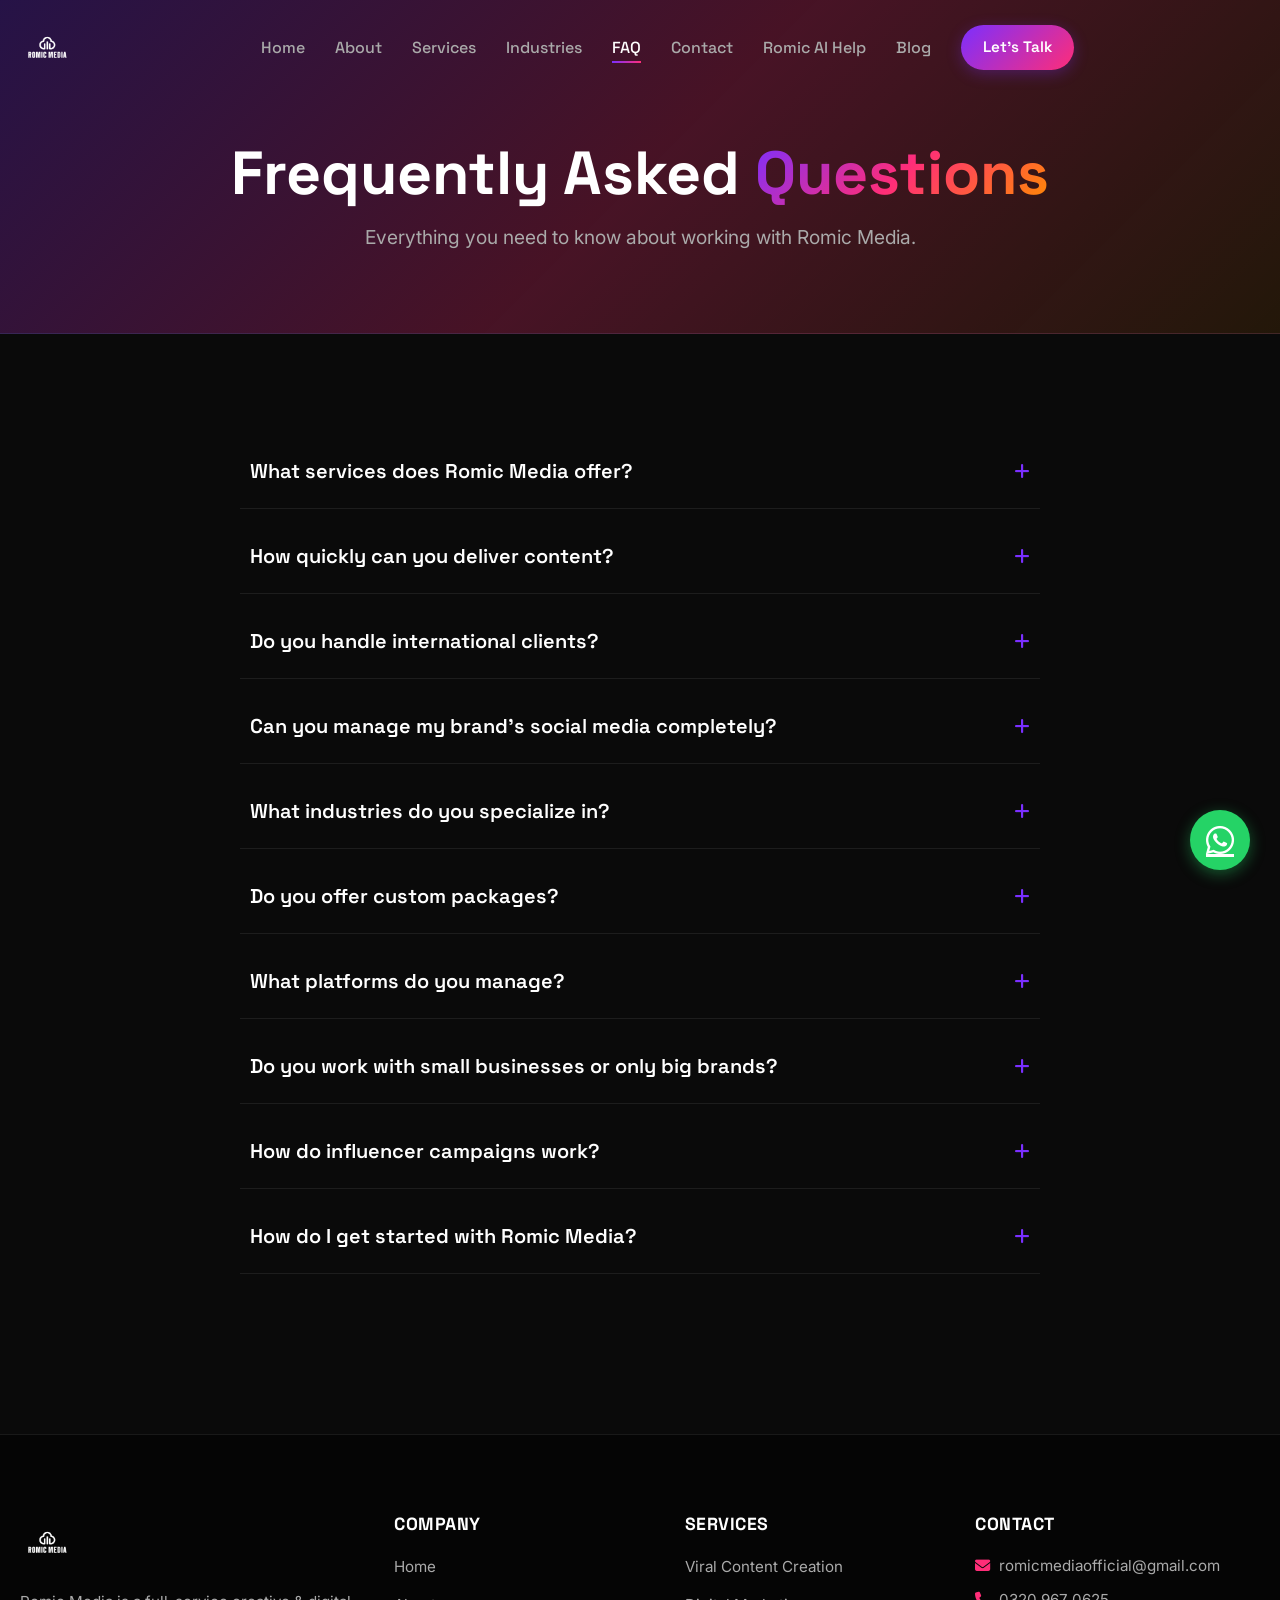
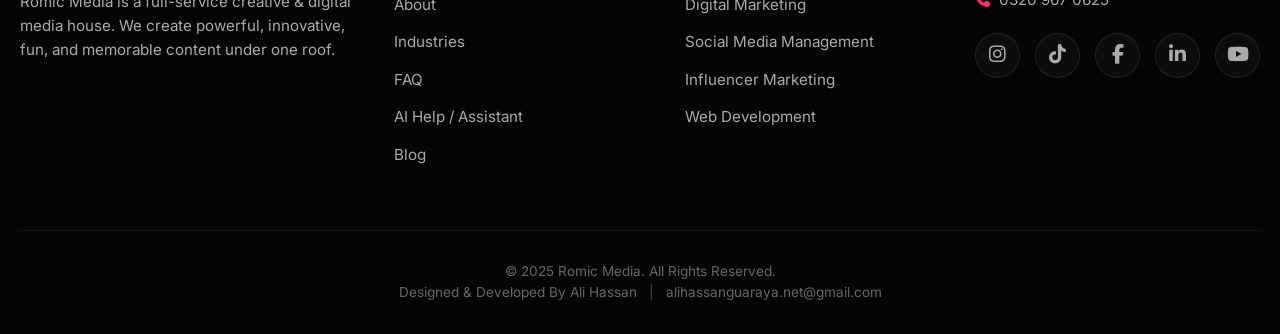
<file: faq.html>
<!DOCTYPE html>
<html lang="en">
<head>
    <meta charset="UTF-8">
    <meta name="viewport" content="width=device-width, initial-scale=1.0">
    <title>Frequently Asked Questions | Romic Media</title>
    <meta name="description" content="Have questions about working with Romic Media? Find answers regarding content delivery, social management, influencer campaigns, and billing here.">
    <meta property="og:title" content="Frequently Asked Questions | Romic Media">
    <meta property="og:description" content="Everything you need to know about working with Romic Media.">
    <meta property="og:image" content="Romic_Media_Logo.png">
    
    <!-- CSS and FontAwesome Icons -->
    <link rel="stylesheet" href="style.css">
    <link rel="stylesheet" href="https://cdnjs.cloudflare.com/ajax/libs/font-awesome/6.4.0/css/all.min.css">
</head>
<body>

    <!-- Custom Animated Desktop Cursor -->
    <div class="custom-cursor" id="custom-cursor"></div>
    <div class="custom-cursor-follower" id="custom-cursor-follower"></div>

    <!-- Floating Background Shapes -->
    <div class="bg-blob-container">
        <div class="bg-blob blob-1"></div>
        <div class="bg-blob blob-2"></div>
        <div class="bg-blob blob-3"></div>
    </div>

    <!-- Header & Navigation -->
    <header>
        <div class="nav-container">
            <a href="index.html" class="logo-link">
                <img src="Romic_Media_Logo.png" alt="Romic Media" class="logo-img">
            </a>
            
            <button class="hamburger" id="hamburger-menu" aria-label="Toggle Navigation Menu">
                <span></span>
                <span></span>
                <span></span>
            </button>
            
            <ul class="nav-menu" id="nav-menu">
                <li><a href="index.html" class="nav-link">Home</a></li>
                <li><a href="about.html" class="nav-link">About</a></li>
                <li><a href="services.html" class="nav-link">Services</a></li>
                <!-- <li><a href="work.html" class="nav-link">Work</a></li> -->
                <li><a href="industries.html" class="nav-link">Industries</a></li>
                <li><a href="faq.html" class="nav-link active">FAQ</a></li>
                <li><a href="contact.html" class="nav-link">Contact</a></li>
                <li><a href="https://www.chatbase.co/B4U5oP-RhPYTHTbgzU2lm/help" target="_blank" class="nav-link">Romic AI Help</a></li>
                <li><a href="blog.html" class="nav-link">Blog</a></li>
                <li><a href="contact.html" class="btn btn-solid nav-cta">Let's Talk</a></li>
            </ul>
        </div>
    </header>

    <!-- Hero Banner -->
    <section class="hero-banner">
        <h1 class="banner-title">Frequently Asked <span class="gradient-text">Questions</span></h1>
        <p class="banner-subtitle">Everything you need to know about working with Romic Media.</p>
    </section>

    <!-- FAQ Accordion Section -->
    <section class="faq-accordion-section reveal">
        <div class="faq-accordion-container">
            
            <!-- 1 -->
            <div class="faq-item">
                <button class="faq-header">
                    <span>What services does Romic Media offer?</span>
                    <i class="fa-solid fa-plus faq-icon-indicator"></i>
                </button>
                <div class="faq-content">
                    <div class="faq-content-inner">
                        <p>We provide full-service digital solutions, including content creation, social media management, influencer marketing, video editing, graphic design, web development, and digital marketing campaigns — all under one roof.</p>
                    </div>
                </div>
            </div>

            <!-- 2 -->
            <div class="faq-item">
                <button class="faq-header">
                    <span>How quickly can you deliver content?</span>
                    <i class="fa-solid fa-plus faq-icon-indicator"></i>
                </button>
                <div class="faq-content">
                    <div class="faq-content-inner">
                        <p>Delivery depends on project size. Simple projects can take just a few days, while larger campaigns may take a few weeks — but quality is always our priority.</p>
                    </div>
                </div>
            </div>

            <!-- 3 -->
            <div class="faq-item">
                <button class="faq-header">
                    <span>Do you handle international clients?</span>
                    <i class="fa-solid fa-plus faq-icon-indicator"></i>
                </button>
                <div class="faq-content">
                    <div class="faq-content-inner">
                        <p>Yes! We work with both local and international clients, tailoring our services to each market while maintaining consistent quality and creativity.</p>
                    </div>
                </div>
            </div>

            <!-- 4 -->
            <div class="faq-item">
                <button class="faq-header">
                    <span>Can you manage my brand's social media completely?</span>
                    <i class="fa-solid fa-plus faq-icon-indicator"></i>
                </button>
                <div class="faq-content">
                    <div class="faq-content-inner">
                        <p>Absolutely. From strategy and content creation to posting, engagement, and influencer collaborations, we manage your social media end-to-end.</p>
                    </div>
                </div>
            </div>

            <!-- 5 -->
            <div class="faq-item">
                <button class="faq-header">
                    <span>What industries do you specialize in?</span>
                    <i class="fa-solid fa-plus faq-icon-indicator"></i>
                </button>
                <div class="faq-content">
                    <div class="faq-content-inner">
                        <p>We work across beauty, fashion, lifestyle, fitness, travel, food, e-commerce, real estate, corporate services, startups, and automotive sectors.</p>
                    </div>
                </div>
            </div>

            <!-- 6 -->
            <div class="faq-item">
                <button class="faq-header">
                    <span>Do you offer custom packages?</span>
                    <i class="fa-solid fa-plus faq-icon-indicator"></i>
                </button>
                <div class="faq-content">
                    <div class="faq-content-inner">
                        <p>Yes. Every brand is different. We create tailored packages based on your specific goals, budget, and timeline.</p>
                    </div>
                </div>
            </div>

            <!-- 7 -->
            <div class="faq-item">
                <button class="faq-header">
                    <span>What platforms do you manage?</span>
                    <i class="fa-solid fa-plus faq-icon-indicator"></i>
                </button>
                <div class="faq-content">
                    <div class="faq-content-inner">
                        <p>We manage Instagram, TikTok, Facebook, YouTube, LinkedIn, and more — depending on where your audience is.</p>
                    </div>
                </div>
            </div>

            <!-- 8 -->
            <div class="faq-item">
                <button class="faq-header">
                    <span>Do you work with small businesses or only big brands?</span>
                    <i class="fa-solid fa-plus faq-icon-indicator"></i>
                </button>
                <div class="faq-content">
                    <div class="faq-content-inner">
                        <p>We work with everyone from startups and growing businesses to established international brands. Our strategies scale to fit your needs.</p>
                    </div>
                </div>
            </div>

            <!-- 9 -->
            <div class="faq-item">
                <button class="faq-header">
                    <span>How do influencer campaigns work?</span>
                    <i class="fa-solid fa-plus faq-icon-indicator"></i>
                </button>
                <div class="faq-content">
                    <div class="faq-content-inner">
                        <p>We handle everything: creator sourcing, outreach, briefing, content approval, campaign execution, and performance reporting.</p>
                    </div>
                </div>
            </div>

            <!-- 10 -->
            <div class="faq-item">
                <button class="faq-header">
                    <span>How do I get started with Romic Media?</span>
                    <i class="fa-solid fa-plus faq-icon-indicator"></i>
                </button>
                <div class="faq-content">
                    <div class="faq-content-inner">
                        <p>Reach out via email at <a href="mailto:romicmediaofficial@gmail.com" style="color: var(--accent-pink); text-decoration: none;">romicmediaofficial@gmail.com</a> or call/WhatsApp <a href="https://wa.me/923209670625" target="_blank" style="color: var(--accent-orange); text-decoration: none;">0320 967 0625</a>. We'll discuss your goals, create a plan, and get started.</p>
                    </div>
                </div>
            </div>

        </div>
    </section>

    <!-- Footer -->
    <footer class="footer-wrapper">
        <div class="footer-container">
            <div class="footer-col footer-brand">
                <a href="index.html" class="logo-link">
                    <img src="Romic_Media_Logo.png" alt="Romic Media" class="logo-img">
                </a>
                <p class="footer-brand-desc">
                    Romic Media is a full-service creative & digital media house. We create powerful, innovative, fun, and memorable content under one roof.
                </p>
            </div>
            
            <div class="footer-col">
                <h4>Company</h4>
                <ul>
                    <li><a href="index.html">Home</a></li>
                    <li><a href="about.html">About</a></li>
                    <!-- <li><a href="work.html>Work</a></li> -->
                    <li><a href="industries.html">Industries</a></li>
                    <li><a href="faq.html">FAQ</a></li>
                    <li><a href="https://www.chatbase.co/B4U5oP-RhPYTHTbgzU2lm/help" target="_blank">AI Help / Assistant</a></li>
                    <li><a href="blog.html">Blog</a></li>
                </ul>
            </div>
            
            <div class="footer-col">
                <h4>Services</h4>
                <ul>
                    <li><a href="services.html">Viral Content Creation</a></li>
                    <li><a href="services.html">Digital Marketing</a></li>
                    <li><a href="services.html">Social Media Management</a></li>
                    <li><a href="services.html">Influencer Marketing</a></li>
                    <li><a href="services.html">Web Development</a></li>
                </ul>
            </div>
            
            <div class="footer-col">
                <h4>Contact</h4>
                <div class="footer-contact-info">
                    <p><i class="fa-solid fa-envelope"></i> romicmediaofficial@gmail.com</p>
                    <p><i class="fa-solid fa-phone"></i> 0320 967 0625</p>
                </div>
                <div class="social-links-grid">
                    <a href="https://instagram.com/romicmedia" target="_blank" class="social-circle-link"><i class="fa-brands fa-instagram"></i></a>
                    <a href="https://tiktok.com/@romicmedia" target="_blank" class="social-circle-link"><i class="fa-brands fa-tiktok"></i></a>
                    <a href="#" class="social-circle-link"><i class="fa-brands fa-facebook-f"></i></a>
                    <a href="#" class="social-circle-link"><i class="fa-brands fa-linkedin-in"></i></a>
                    <a href="#" class="social-circle-link"><i class="fa-brands fa-youtube"></i></a>
                </div>
            </div>
        </div>
        
        <div class="bottom-bar">
            <p>&copy; 2025 Romic Media. All Rights Reserved.</p>
                <p>Designed & Developed By Ali Hassan <span style="color: #4a4a4a; margin: 0 8px;">|</span> <a href="mailto:alihassanguaraya.net@gmail.com" style="color: inherit; text-decoration: none;">alihassanguaraya.net@gmail.com</a></p>

        </div>
    </footer>

    <!-- Floating WhatsApp Button -->
    <a href="https://wa.me/923209670625" target="_blank" class="whatsapp-float" aria-label="Contact us on WhatsApp">
        <i class="fa-brands fa-whatsapp"></i>
    </a>

    <!-- JS Logic Controller -->
    <script src="main.js"></script>
</body>
</html>
</file>
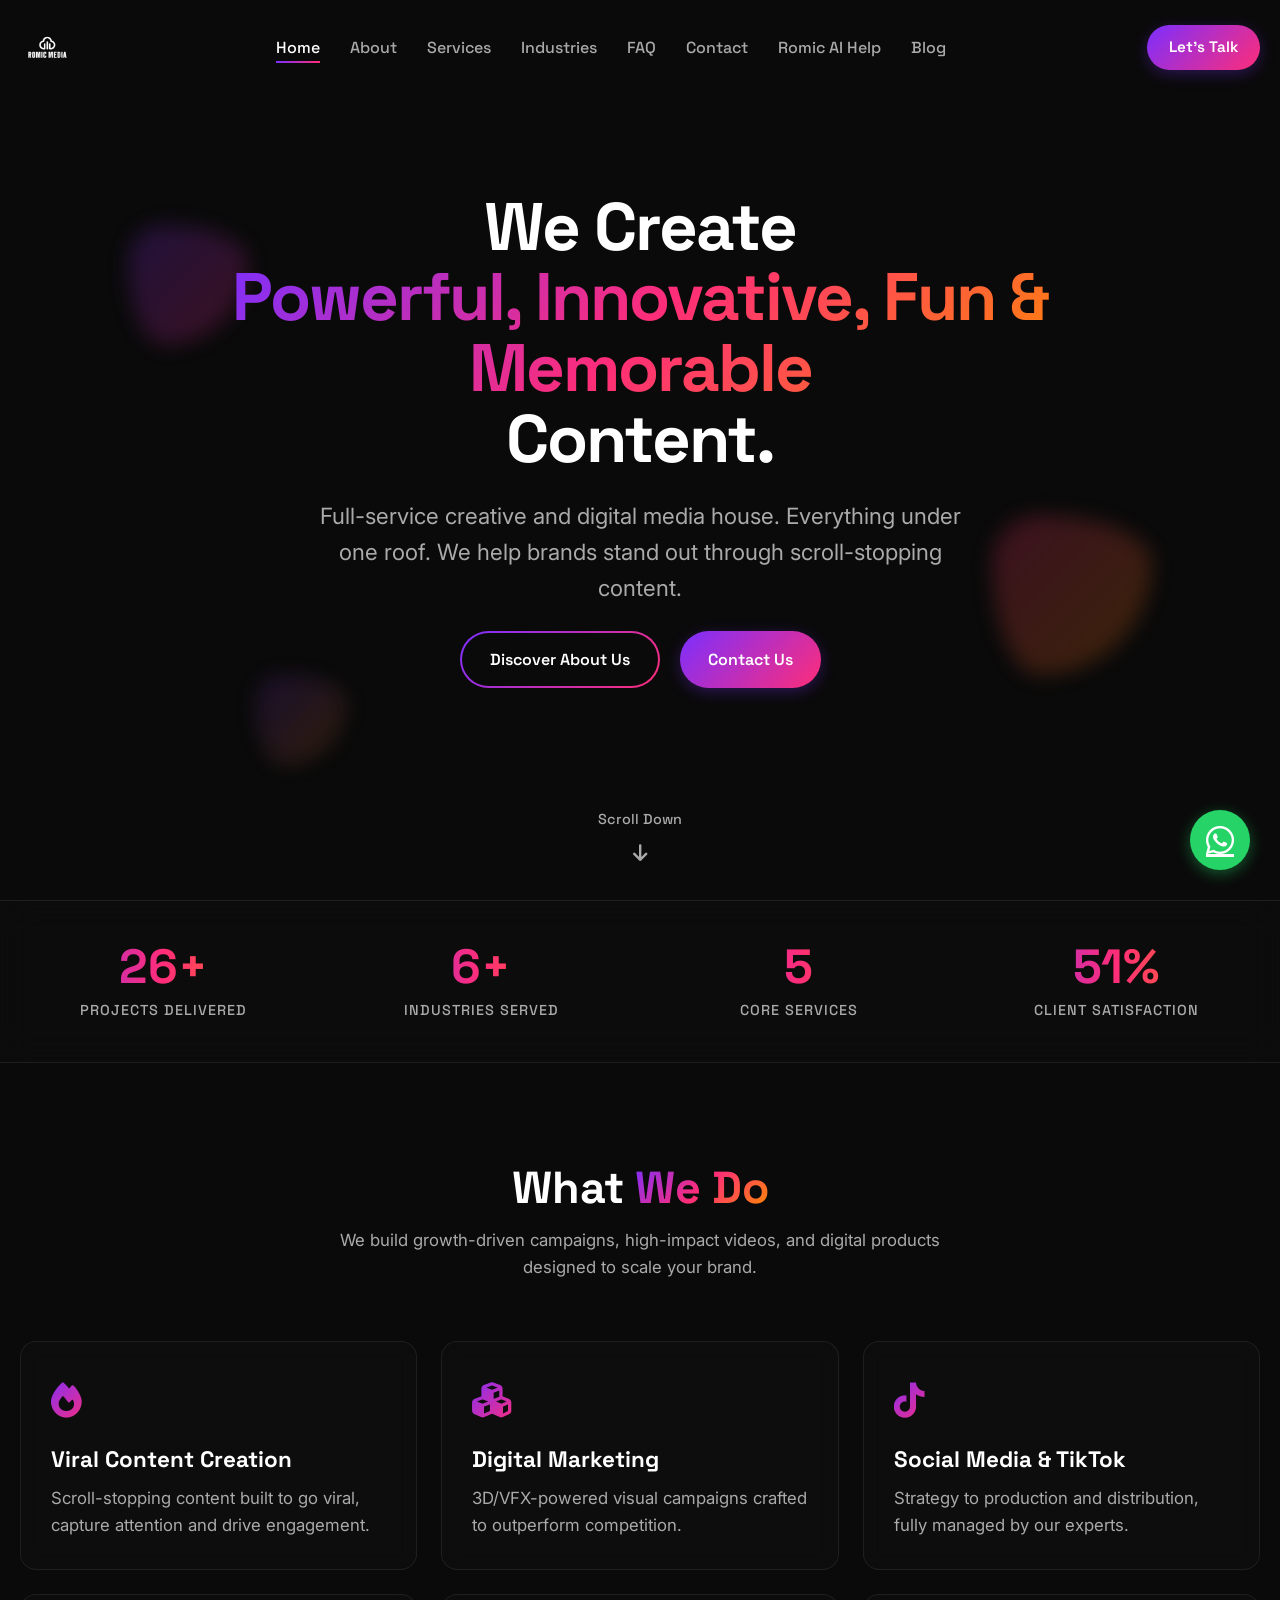
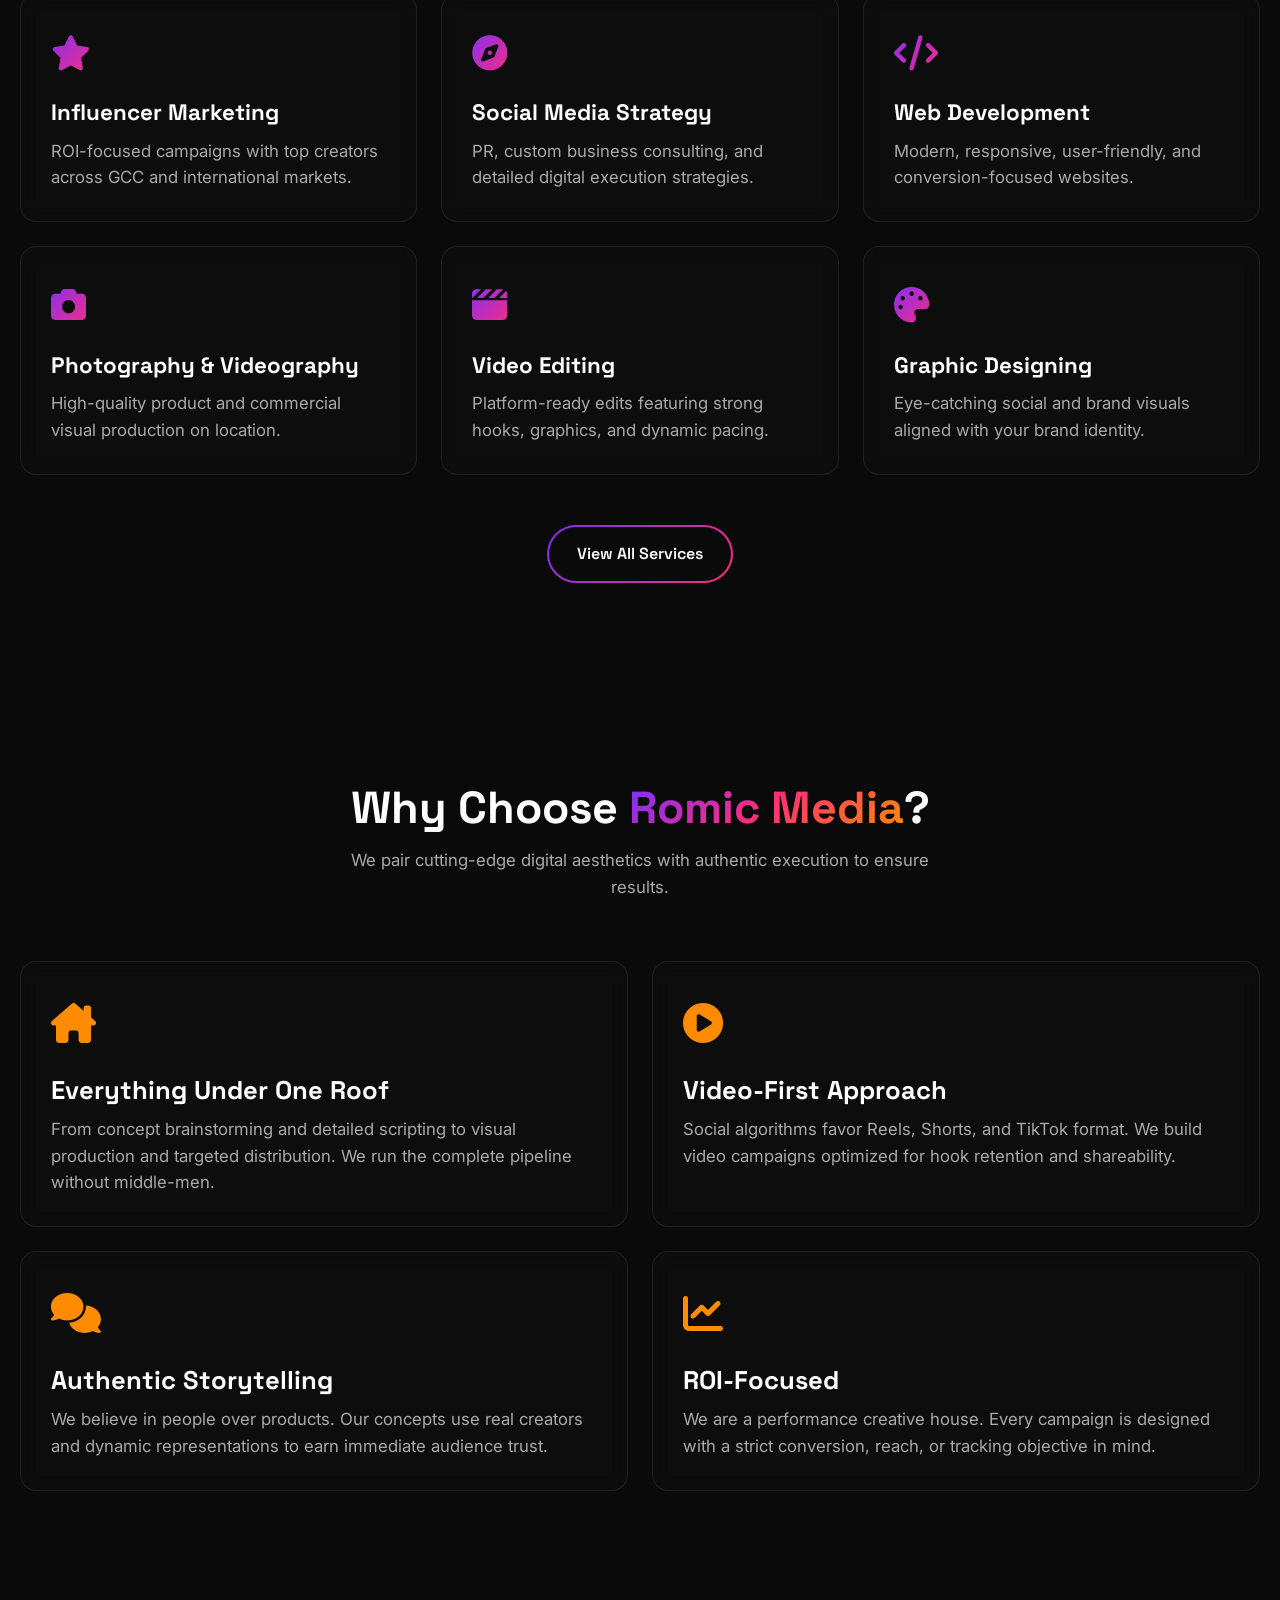
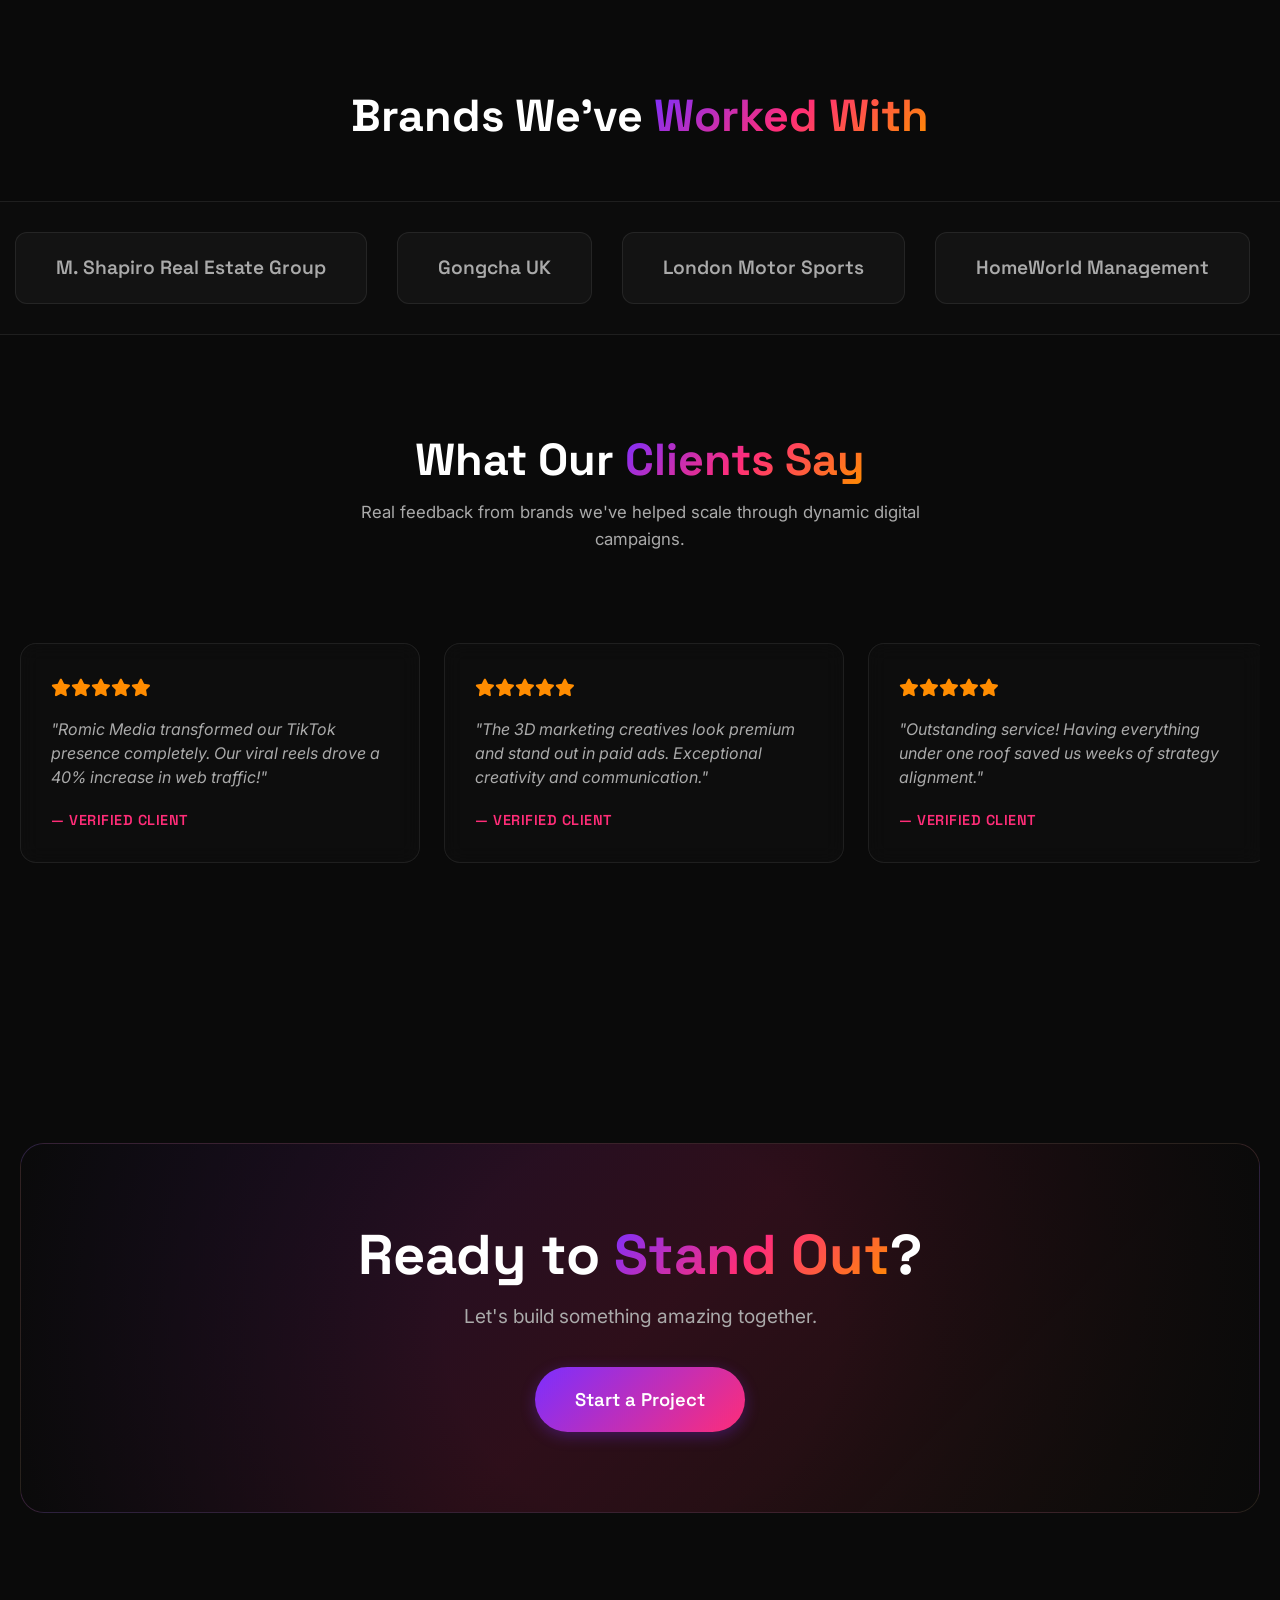
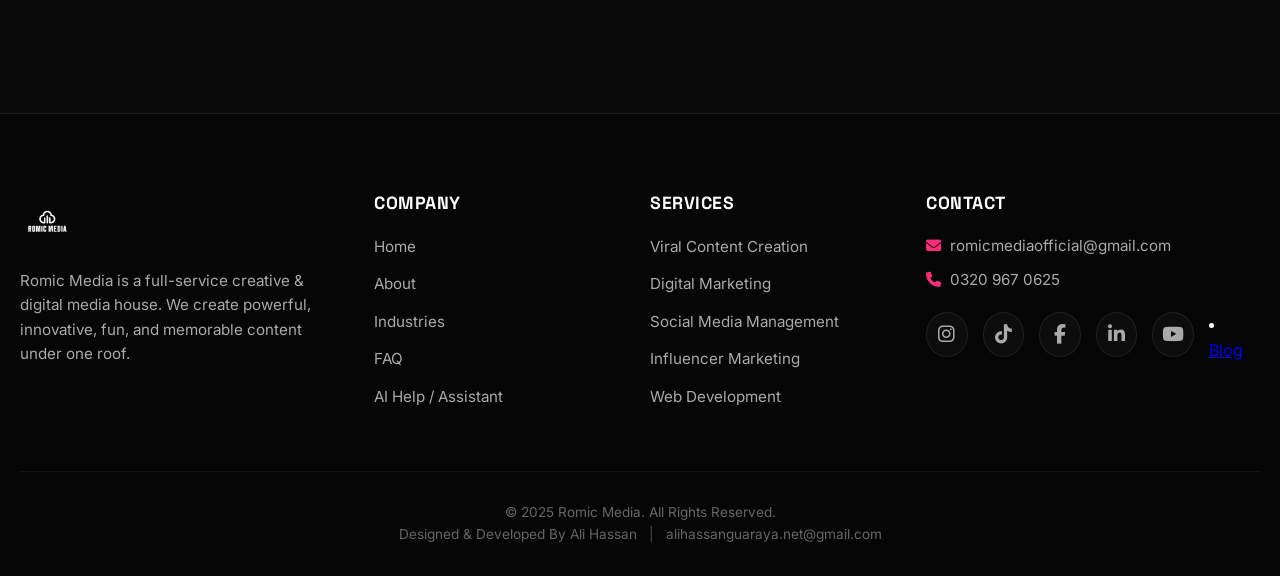
<file: index-old.html>
<!DOCTYPE html>
<html lang="en">
<head>
    <meta charset="UTF-8">
    <meta name="viewport" content="width=device-width, initial-scale=1.0">
    <title>Romic Media | Creative & Digital Media Agency</title>
    <meta name="description" content="Romic Media is a full-service creative and digital media house specializing in viral content creation, digital marketing, TikTok management, web development, and ROI-focused campaigns.">
    <meta property="og:title" content="Romic Media | Creative & Digital Media Agency">
    <meta property="og:description" content="We Create Powerful, Innovative, Fun & Memorable Content. Everything under one roof.">
    <meta property="og:image" content="Romic_Media_Logo.png">
    
    <!-- CSS and FontAwesome Icons -->
    <link rel="stylesheet" href="style.css">
    <link rel="stylesheet" href="https://cdnjs.cloudflare.com/ajax/libs/font-awesome/6.4.0/css/all.min.css">



</head>
<body>

    <!-- Floating Background Shapes -->
    <div class="bg-blob-container">
        <div class="bg-blob blob-1"></div>
        <div class="bg-blob blob-2"></div>
        <div class="bg-blob blob-3"></div>
    </div>

    <!-- Header & Navigation -->
    <header>
        <div class="nav-container">
            <a href="index.html" class="logo-link">
                <img src="Romic_Media_Logo.png" alt="Romic Media" class="logo-img">
            </a>
            
            <button class="hamburger" id="hamburger-menu" aria-label="Toggle Navigation Menu">
                <span></span>
                <span></span>
                <span></span>
            </button>
            
                <ul class="nav-menu" id="nav-menu">
  <li><a href="index.html" class="nav-link active">Home</a></li>
      <li><a href="about.html" class="nav-link">About</a></li>
      <li><a href="services.html" class="nav-link">Services</a></li>
      <li><a href="industries.html" class="nav-link">Industries</a></li>
      <li><a href="faq.html" class="nav-link">FAQ</a></li>
      <li><a href="contact.html" class="nav-link">Contact</a></li>
      <li><a href="https://www.chatbase.co/B4U5oP-RhPYTHTbgzU2lm/help" target="_blank" class="nav-link">Romic AI Help</a></li>
    <li><a href="blog.html" class="nav-link">Blog</a></li>
    </ul>

            <div class="nav-right-cta">
                <a href="contact.html" class="btn btn-solid nav-cta">Let's Talk</a>
            </div>
        </div>
    </header>

    <!-- Hero Section -->
    <section class="hero-section">
        <div class="hero-bg-gradient"></div>
        <div class="floating-shapes">
            <div class="shape shape-1"></div>
            <div class="shape shape-2"></div>
            <div class="shape shape-3"></div>
        </div>
        
        <div class="hero-content">
            <h1 class="hero-title">
                We Create <span class="gradient-text">Powerful, Innovative, Fun & Memorable</span> Content.
            </h1>
            <p class="hero-subtitle">
                Full-service creative and digital media house. Everything under one roof. We help brands stand out through scroll-stopping content.
            </p>
            <div class="hero-ctas">
                <a href="about.html" class="btn btn-outline">Discover About Us</a>
                <a href="contact.html" class="btn btn-solid">Contact Us</a>
            </div>
        </div>
        
        <a href="#stats-bar" class="scroll-indicator">
            <span>Scroll Down</span>
            <div class="scroll-arrow"><i class="fa-solid fa-arrow-down"></i></div>
        </a>
    </section>

    <!-- Stats Bar Section -->
    <section class="stats-bar-section" id="stats-bar">
        <div class="stats-container">
            <div class="stat-item">
                <h3><span class="counter-number" data-target="50">0</span>+</h3>
                <p>Projects Delivered</p>
            </div>
            <div class="stat-item">
                <h3><span class="counter-number" data-target="10">0</span>+</h3>
                <p>Industries Served</p>
            </div>
            <div class="stat-item">
                <h3><span class="counter-number" data-target="9">0</span></h3>
                <p>Core Services</p>
            </div>
            <div class="stat-item">
                <h3><span class="counter-number" data-target="100">0</span>%</h3>
                <p>Client Satisfaction</p>
            </div>
        </div>
    </section>

    <!-- Services Snapshot Section -->
    <section class="services-snapshot-section reveal">
        <div class="section-title-wrapper">
            <h2 class="section-title">What <span class="gradient-text">We Do</span></h2>
            <p class="section-subtitle">We build growth-driven campaigns, high-impact videos, and digital products designed to scale your brand.</p>
        </div>
        
        <div class="services-grid">
            <!-- 1. Viral Content Creation -->
            <div class="glass-card glass-card-purple">
                <div class="service-card-icon"><i class="fa-solid fa-fire"></i></div>
                <h3 class="service-card-title">Viral Content Creation</h3>
                <p>Scroll-stopping content built to go viral, capture attention and drive engagement.</p>
            </div>
            
            <!-- 2. Digital Marketing -->
            <div class="glass-card glass-card-pink">
                <div class="service-card-icon"><i class="fa-solid fa-cubes"></i></div>
                <h3 class="service-card-title">Digital Marketing</h3>
                <p>3D/VFX-powered visual campaigns crafted to outperform competition.</p>
            </div>
            
            <!-- 3. Social Media & TikTok Management -->
            <div class="glass-card glass-card-orange">
                <div class="service-card-icon"><i class="fa-brands fa-tiktok"></i></div>
                <h3 class="service-card-title">Social Media & TikTok</h3>
                <p>Strategy to production and distribution, fully managed by our experts.</p>
            </div>
            
            <!-- 4. Influencer Marketing -->
            <div class="glass-card glass-card-purple">
                <div class="service-card-icon"><i class="fa-solid fa-star"></i></div>
                <h3 class="service-card-title">Influencer Marketing</h3>
                <p>ROI-focused campaigns with top creators across GCC and international markets.</p>
            </div>
            
            <!-- 5. Social Media Strategy -->
            <div class="glass-card glass-card-pink">
                <div class="service-card-icon"><i class="fa-solid fa-compass"></i></div>
                <h3 class="service-card-title">Social Media Strategy</h3>
                <p>PR, custom business consulting, and detailed digital execution strategies.</p>
            </div>
            
            <!-- 6. Web Development -->
            <div class="glass-card glass-card-orange">
                <div class="service-card-icon"><i class="fa-solid fa-code"></i></div>
                <h3 class="service-card-title">Web Development</h3>
                <p>Modern, responsive, user-friendly, and conversion-focused websites.</p>
            </div>
            
            <!-- 7. Photography & Videography -->
            <div class="glass-card glass-card-purple">
                <div class="service-card-icon"><i class="fa-solid fa-camera"></i></div>
                <h3 class="service-card-title">Photography & Videography</h3>
                <p>High-quality product and commercial visual production on location.</p>
            </div>
            
            <!-- 8. Video Editing -->
            <div class="glass-card glass-card-pink">
                <div class="service-card-icon"><i class="fa-solid fa-clapperboard"></i></div>
                <h3 class="service-card-title">Video Editing</h3>
                <p>Platform-ready edits featuring strong hooks, graphics, and dynamic pacing.</p>
            </div>
            
            <!-- 9. Graphic Designing -->
            <div class="glass-card glass-card-orange">
                <div class="service-card-icon"><i class="fa-solid fa-palette"></i></div>
                <h3 class="service-card-title">Graphic Designing</h3>
                <p>Eye-catching social and brand visuals aligned with your brand identity.</p>
            </div>
        </div>
        
        <div class="services-cta-wrapper">
            <a href="services.html" class="btn btn-outline">View All Services</a>
        </div>
    </section>

    <!-- Why Choose Us Section -->
    <section class="why-choose-us-section reveal">
        <div class="section-title-wrapper">
            <h2 class="section-title">Why Choose <span class="gradient-text">Romic Media</span>?</h2>
            <p class="section-subtitle">We pair cutting-edge digital aesthetics with authentic execution to ensure results.</p>
        </div>
        
        <div class="why-grid">
            <div class="glass-card glass-card-purple">
                <div class="why-icon"><i class="fa-solid fa-house-chimney"></i></div>
                <h3 class="why-card-title">Everything Under One Roof</h3>
                <p>From concept brainstorming and detailed scripting to visual production and targeted distribution. We run the complete pipeline without middle-men.</p>
            </div>
            
            <div class="glass-card glass-card-pink">
                <div class="why-icon"><i class="fa-solid fa-circle-play"></i></div>
                <h3 class="why-card-title">Video-First Approach</h3>
                <p>Social algorithms favor Reels, Shorts, and TikTok format. We build video campaigns optimized for hook retention and shareability.</p>
            </div>
            
            <div class="glass-card glass-card-orange">
                <div class="why-icon"><i class="fa-solid fa-comments"></i></div>
                <h3 class="why-card-title">Authentic Storytelling</h3>
                <p>We believe in people over products. Our concepts use real creators and dynamic representations to earn immediate audience trust.</p>
            </div>
            
            <div class="glass-card glass-card-purple">
                <div class="why-icon"><i class="fa-solid fa-chart-line"></i></div>
                <h3 class="why-card-title">ROI-Focused</h3>
                <p>We are a performance creative house. Every campaign is designed with a strict conversion, reach, or tracking objective in mind.</p>
            </div>
        </div>
    </section>

    <!-- Client Logos Scrolling Marquee Section -->
    <section class="client-logos-section reveal" style="padding-bottom: 0;">
        <div class="section-title-wrapper">
            <h2 class="section-title">Brands We've <span class="gradient-text">Worked With</span></h2>
        </div>
        
        <div class="marquee-container">
            <div class="marquee-track" id="marquee-track">
                <div class="marquee-card">M. Shapiro Real Estate Group</div>
                <div class="marquee-card">Gongcha UK</div>
                <div class="marquee-card">London Motor Sports</div>
                <div class="marquee-card">HomeWorld Management</div>
                <div class="marquee-card">Continental Car Hire</div>
                <div class="marquee-card">Affinity Vibez</div>
                <div class="marquee-card">Chai Khass</div>
                <div class="marquee-card">Sultan Restaurant</div>
                <div class="marquee-card">Foodpanda</div>
                <div class="marquee-card">Techbuzz</div>
                <div class="marquee-card">Lay's</div>
                <div class="marquee-card">Coca Cola</div>
                <div class="marquee-card">KFC</div>
                <div class="marquee-card">Nestlé</div>
            </div>
        </div>
    </section>

    <!-- Reviews Section -->
    <section class="reviews-section reveal">
        <div class="section-title-wrapper">
            <h2 class="section-title">What Our <span class="gradient-text">Clients Say</span></h2>
            <p class="section-subtitle">Real feedback from brands we've helped scale through dynamic digital campaigns.</p>
        </div>
        
        <div class="reviews-carousel-wrapper">
            <div class="reviews-carousel" id="reviews-carousel">
                <!-- 1 -->
                <div class="glass-card review-card glass-card-pink">
                    <div class="review-stars">
                        <i class="fa-solid fa-star"></i><i class="fa-solid fa-star"></i><i class="fa-solid fa-star"></i><i class="fa-solid fa-star"></i><i class="fa-solid fa-star"></i>
                    </div>
                    <p class="review-text">"Romic Media transformed our TikTok presence completely. Our viral reels drove a 40% increase in web traffic!"</p>
                    <div class="review-author">— Verified Client</div>
                </div>
                <!-- 2 -->
                <div class="glass-card review-card glass-card-purple">
                    <div class="review-stars">
                        <i class="fa-solid fa-star"></i><i class="fa-solid fa-star"></i><i class="fa-solid fa-star"></i><i class="fa-solid fa-star"></i><i class="fa-solid fa-star"></i>
                    </div>
                    <p class="review-text">"The 3D marketing creatives look premium and stand out in paid ads. Exceptional creativity and communication."</p>
                    <div class="review-author">— Verified Client</div>
                </div>
                <!-- 3 -->
                <div class="glass-card review-card glass-card-orange">
                    <div class="review-stars">
                        <i class="fa-solid fa-star"></i><i class="fa-solid fa-star"></i><i class="fa-solid fa-star"></i><i class="fa-solid fa-star"></i><i class="fa-solid fa-star"></i>
                    </div>
                    <p class="review-text">"Outstanding service! Having everything under one roof saved us weeks of strategy alignment."</p>
                    <div class="review-author">— Verified Client</div>
                </div>
                <!-- 4 -->
                <div class="glass-card review-card glass-card-pink">
                    <div class="review-stars">
                        <i class="fa-solid fa-star"></i><i class="fa-solid fa-star"></i><i class="fa-solid fa-star"></i><i class="fa-solid fa-star"></i><i class="fa-solid fa-star"></i>
                    </div>
                    <p class="review-text">"Highly ROI-focused. We got exactly what we paid for and more. Best media house we've worked with."</p>
                    <div class="review-author">— Verified Client</div>
                </div>
                <!-- 5 -->
                <div class="glass-card review-card glass-card-purple">
                    <div class="review-stars">
                        <i class="fa-solid fa-star"></i><i class="fa-solid fa-star"></i><i class="fa-solid fa-star"></i><i class="fa-solid fa-star"></i><i class="fa-solid fa-star"></i>
                    </div>
                    <p class="review-text">"Their influencer network across the GCC is impressive. Sourced the perfect creators for our skincare line launch."</p>
                    <div class="review-author">— Verified Client</div>
                </div>
                <!-- 6 -->
                <div class="glass-card review-card glass-card-orange">
                    <div class="review-stars">
                        <i class="fa-solid fa-star"></i><i class="fa-solid fa-star"></i><i class="fa-solid fa-star"></i><i class="fa-solid fa-star"></i><i class="fa-solid fa-star"></i>
                    </div>
                    <p class="review-text">"The website they developed is fast, responsive, and has a sleek dark aesthetic. A pleasure to work with."</p>
                    <div class="review-author">— Verified Client</div>
                </div>
                <!-- 7 -->
                <div class="glass-card review-card glass-card-pink">
                    <div class="review-stars">
                        <i class="fa-solid fa-star"></i><i class="fa-solid fa-star"></i><i class="fa-solid fa-star"></i><i class="fa-solid fa-star"></i><i class="fa-solid fa-star"></i>
                    </div>
                    <p class="review-text">"Professional editing with great hook execution. Our social media view time doubled within a month."</p>
                    <div class="review-author">— Verified Client</div>
                </div>
                <!-- 8 -->
                <div class="glass-card review-card glass-card-purple">
                    <div class="review-stars">
                        <i class="fa-solid fa-star"></i><i class="fa-solid fa-star"></i><i class="fa-solid fa-star"></i><i class="fa-solid fa-star"></i><i class="fa-solid fa-star"></i>
                    </div>
                    <p class="review-text">"Excellent brand strategy support. They helped align our message and position us ahead of major rivals."</p>
                    <div class="review-author">— Verified Client</div>
                </div>
                <!-- 9 -->
                <div class="glass-card review-card glass-card-orange">
                    <div class="review-stars">
                        <i class="fa-solid fa-star"></i><i class="fa-solid fa-star"></i><i class="fa-solid fa-star"></i><i class="fa-solid fa-star"></i><i class="fa-solid fa-star"></i>
                    </div>
                    <p class="review-text">"Stunning food visuals and videography. The content filled our tables over the weekend!"</p>
                    <div class="review-author">— Verified Client</div>
                </div>
                <!-- 10 -->
                <div class="glass-card review-card glass-card-pink">
                    <div class="review-stars">
                        <i class="fa-solid fa-star"></i><i class="fa-solid fa-star"></i><i class="fa-solid fa-star"></i><i class="fa-solid fa-star"></i><i class="fa-solid fa-star"></i>
                    </div>
                    <p class="review-text">"Fast delivery and amazing creative insight. We highly recommend them for real estate visuals."</p>
                    <div class="review-author">— Verified Client</div>
                </div>
            </div>
        </div>
    </section>

    <!-- Final CTA Section -->
    <section class="reveal">
        <div class="final-cta-section">
            <div class="final-cta-content">
                <h2 class="final-cta-title">Ready to <span class="gradient-text">Stand Out</span>?</h2>
                <p class="final-cta-subtext">Let's build something amazing together.</p>
                <a href="contact.html" class="btn btn-solid" style="padding: 18px 40px; font-size: 1.15rem;">Start a Project</a>
            </div>
        </div>
    </section>

    <!-- Footer -->
    <footer class="footer-wrapper">
        <div class="footer-container">
            <div class="footer-col footer-brand">
                <a href="index.html" class="logo-link">
                    <img src="Romic_Media_Logo.png" alt="Romic Media" class="logo-img">
                </a>
                <p class="footer-brand-desc">
                    Romic Media is a full-service creative & digital media house. We create powerful, innovative, fun, and memorable content under one roof.
                </p>
            </div>
            
            <div class="footer-col">
                <h4>Company</h4>
                <ul>
                    <li><a href="index.html">Home</a></li>
                    <li><a href="about.html">About</a></li>
                    <!-- <li><a href="work.html">Work</a></li> -->
                     
                    <li><a href="industries.html">Industries</a></li>
                    <li><a href="faq.html">FAQ</a></li>
                    <li><a href="https://www.chatbase.co/B4U5oP-RhPYTHTbgzU2lm/help" target="_blank">AI Help / Assistant</a></li>
                </ul>
            </div>
            
            <div class="footer-col">
                <h4>Services</h4>
                <ul>
                    <li><a href="services.html">Viral Content Creation</a></li>
                    <li><a href="services.html">Digital Marketing</a></li>
                    <li><a href="services.html">Social Media Management</a></li>
                    <li><a href="services.html">Influencer Marketing</a></li>
                    <li><a href="services.html">Web Development</a></li>
                </ul>
            </div>
            
            <div class="footer-col">
                <h4>Contact</h4>
                <div class="footer-contact-info">
                    <p><i class="fa-solid fa-envelope"></i> romicmediaofficial@gmail.com</p>
                    <p><i class="fa-solid fa-phone"></i> 0320 967 0625</p>
                </div>
                <div class="social-links-grid">
                    <a href="https://instagram.com/romicmedia" target="_blank" class="social-circle-link"><i class="fa-brands fa-instagram"></i></a>
                    <a href="https://tiktok.com/@romicmedia" target="_blank" class="social-circle-link"><i class="fa-brands fa-tiktok"></i></a>
                    <a href="#" class="social-circle-link"><i class="fa-brands fa-facebook-f"></i></a>
                    <a href="#" class="social-circle-link"><i class="fa-brands fa-linkedin-in"></i></a>
                    <a href="#" class="social-circle-link"><i class="fa-brands fa-youtube"></i></a>
                    <li><a href="blog.html">Blog</a></li>
                </div>
            </div>
        </div>
        
        <div class="bottom-bar">
            <p>&copy; 2025 Romic Media. All Rights Reserved.</p>
                <p>Designed & Developed By Ali Hassan <span style="color: #4a4a4a; margin: 0 8px;">|</span> <a href="mailto:alihassanguaraya.net@gmail.com" style="color: inherit; text-decoration: none;">alihassanguaraya.net@gmail.com</a></p>

        </div>
    </footer>

    <!-- Floating WhatsApp Button -->
    <a href="https://wa.me/923209670625" target="_blank" class="whatsapp-float" aria-label="Contact us on WhatsApp">
        <i class="fa-brands fa-whatsapp"></i>
    </a>

    <!-- JS Logic Controller -->
    <script src="main.js"></script>



</body>
</html>
</file>
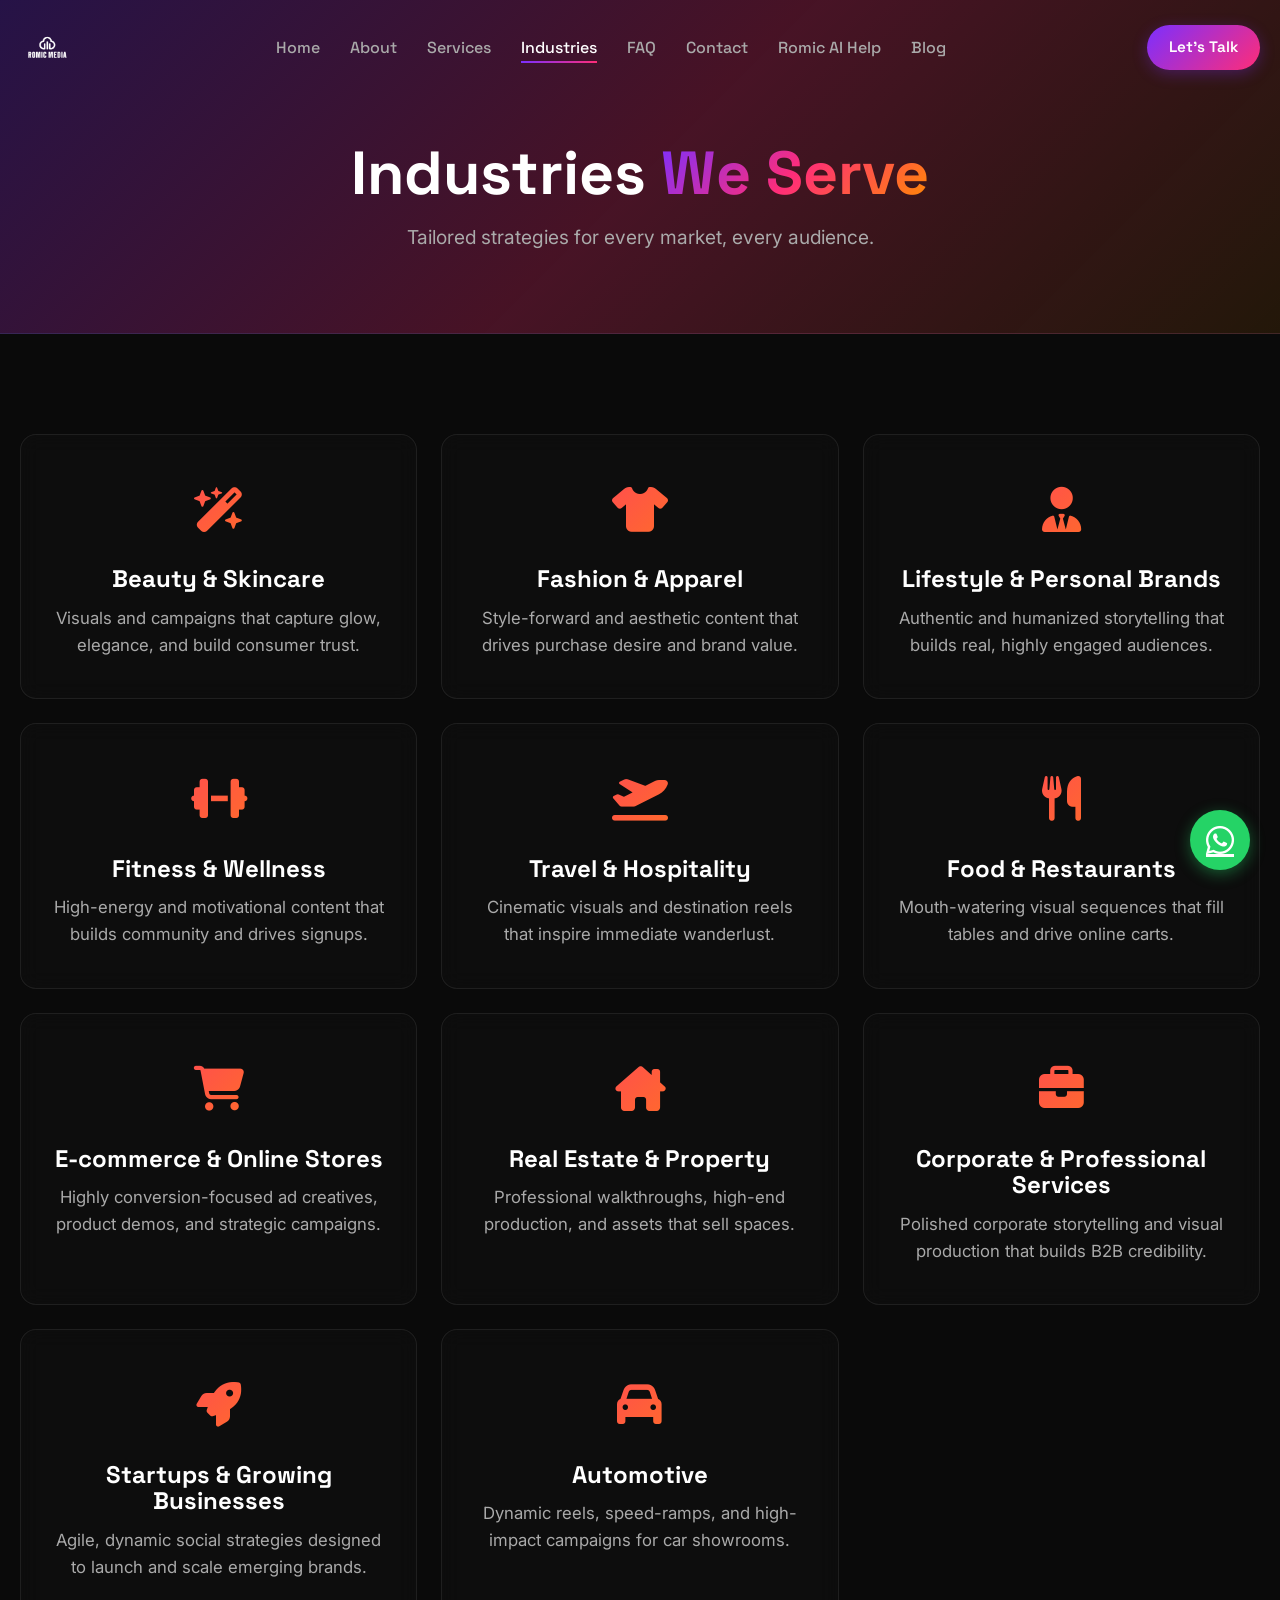
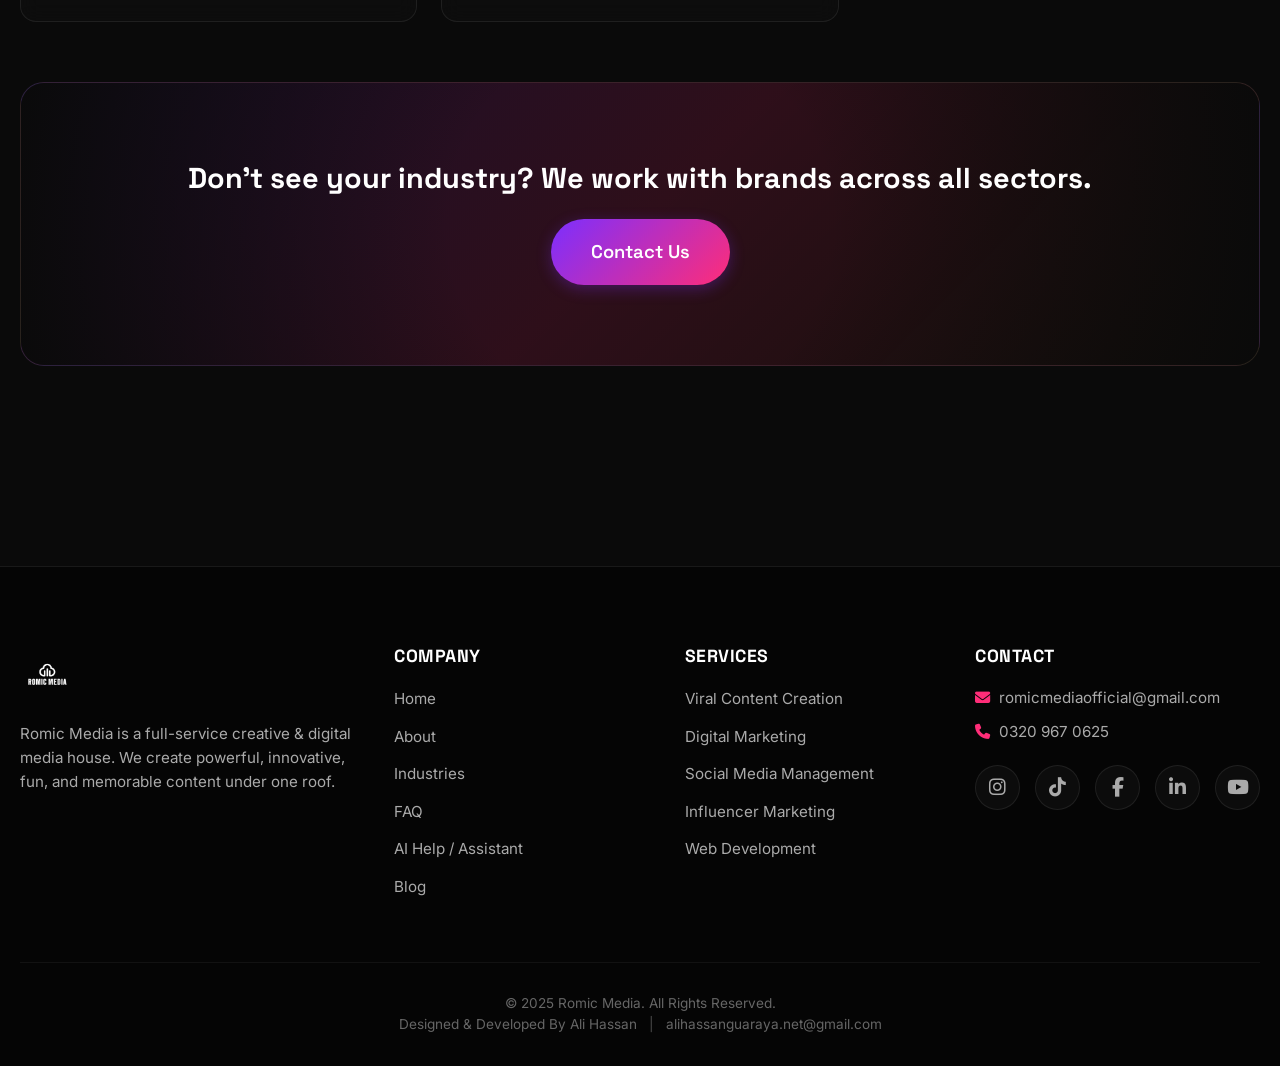
<file: industries.html>
<!DOCTYPE html>
<html lang="en">
<head>
    <meta charset="UTF-8">
    <meta name="viewport" content="width=device-width, initial-scale=1.0">
    <title>Industries We Serve | Romic Media</title>
    <meta name="description" content="Romic Media provides tailored digital strategy and content creation services for fashion, beauty, food, e-commerce, real estate, automotive, and more.">
    <meta property="og:title" content="Industries We Serve | Romic Media">
    <meta property="og:description" content="Tailored strategies for every market, every audience.">
    <meta property="og:image" content="Romic_Media_Logo.png">
    
    <!-- CSS and FontAwesome Icons -->
    <link rel="stylesheet" href="style.css">
    <link rel="stylesheet" href="https://cdnjs.cloudflare.com/ajax/libs/font-awesome/6.4.0/css/all.min.css">
</head>
<body>

    <!-- Floating Background Shapes -->
    <div class="bg-blob-container">
        <div class="bg-blob blob-1"></div>
        <div class="bg-blob blob-2"></div>
        <div class="bg-blob blob-3"></div>
    </div>

    <!-- Header & Navigation -->
    <header>
        <div class="nav-container">
            <a href="index.html" class="logo-link">
                <img src="Romic_Media_Logo.png" alt="Romic Media" class="logo-img">
            </a>
            
            <button class="hamburger" id="hamburger-menu" aria-label="Toggle Navigation Menu">
                <span></span>
                <span></span>
                <span></span>
            </button>
            
            <ul class="nav-menu" id="nav-menu">
                <li><a href="index.html" class="nav-link">Home</a></li>
                <li><a href="about.html" class="nav-link">About</a></li>
                <li><a href="services.html" class="nav-link">Services</a></li>
               <!-- <li><a href="work.html" class="nav-link">Work</a></li> -->
                <li><a href="industries.html" class="nav-link active">Industries</a></li>
                <li><a href="faq.html" class="nav-link">FAQ</a></li>
                <li><a href="contact.html" class="nav-link">Contact</a></li>
                 <li><a href="https://www.chatbase.co/B4U5oP-RhPYTHTbgzU2lm/help" target="_blank" class="nav-link">Romic AI Help</a></li>
                 <li><a href="blog.html" class="nav-link">Blog</a></li>

                <li class="mobile-only-cta"><a href="contact.html" class="btn btn-solid nav-cta">Let's Talk</a></li>
            </ul>

            <div class="nav-right-cta">
                <a href="contact.html" class="btn btn-solid nav-cta">Let's Talk</a>
            </div>
        </div>
    </header>

    <!-- Hero Banner -->
    <section class="hero-banner">
        <h1 class="banner-title">Industries <span class="gradient-text">We Serve</span></h1>
        <p class="banner-subtitle">Tailored strategies for every market, every audience.</p>
    </section>

    <!-- Industry Cards Grid -->
    <section class="industries-section reveal">
        <div class="industries-grid">
            
            <!-- 1. Beauty & Skincare -->
            <div class="glass-card glass-card-pink industry-card">
                <div class="industry-icon"><i class="fa-solid fa-wand-magic-sparkles"></i></div>
                <h3 class="industry-name">Beauty & Skincare</h3>
                <p>Visuals and campaigns that capture glow, elegance, and build consumer trust.</p>
            </div>
            
            <!-- 2. Fashion & Apparel -->
            <div class="glass-card glass-card-purple industry-card">
                <div class="industry-icon"><i class="fa-solid fa-shirt"></i></div>
                <h3 class="industry-name">Fashion & Apparel</h3>
                <p>Style-forward and aesthetic content that drives purchase desire and brand value.</p>
            </div>
            
            <!-- 3. Lifestyle & Personal Brands -->
            <div class="glass-card glass-card-orange industry-card">
                <div class="industry-icon"><i class="fa-solid fa-user-tie"></i></div>
                <h3 class="industry-name">Lifestyle & Personal Brands</h3>
                <p>Authentic and humanized storytelling that builds real, highly engaged audiences.</p>
            </div>
            
            <!-- 4. Fitness & Wellness -->
            <div class="glass-card glass-card-pink industry-card">
                <div class="industry-icon"><i class="fa-solid fa-dumbbell"></i></div>
                <h3 class="industry-name">Fitness & Wellness</h3>
                <p>High-energy and motivational content that builds community and drives signups.</p>
            </div>
            
            <!-- 5. Travel & Hospitality -->
            <div class="glass-card glass-card-purple industry-card">
                <div class="industry-icon"><i class="fa-solid fa-plane-departure"></i></div>
                <h3 class="industry-name">Travel & Hospitality</h3>
                <p>Cinematic visuals and destination reels that inspire immediate wanderlust.</p>
            </div>
            
            <!-- 6. Food & Restaurants -->
            <div class="glass-card glass-card-orange industry-card">
                <div class="industry-icon"><i class="fa-solid fa-utensils"></i></div>
                <h3 class="industry-name">Food & Restaurants</h3>
                <p>Mouth-watering visual sequences that fill tables and drive online carts.</p>
            </div>
            
            <!-- 7. E-commerce & Online Stores -->
            <div class="glass-card glass-card-pink industry-card">
                <div class="industry-icon"><i class="fa-solid fa-cart-shopping"></i></div>
                <h3 class="industry-name">E-commerce & Online Stores</h3>
                <p>Highly conversion-focused ad creatives, product demos, and strategic campaigns.</p>
            </div>
            
            <!-- 8. Real Estate & Property -->
            <div class="glass-card glass-card-purple industry-card">
                <div class="industry-icon"><i class="fa-solid fa-house-chimney"></i></div>
                <h3 class="industry-name">Real Estate & Property</h3>
                <p>Professional walkthroughs, high-end production, and assets that sell spaces.</p>
            </div>
            
            <!-- 9. Corporate & Professional Services -->
            <div class="glass-card glass-card-orange industry-card">
                <div class="industry-icon"><i class="fa-solid fa-briefcase"></i></div>
                <h3 class="industry-name">Corporate & Professional Services</h3>
                <p>Polished corporate storytelling and visual production that builds B2B credibility.</p>
            </div>
            
            <!-- 10. Startups & Growing Businesses -->
            <div class="glass-card glass-card-pink industry-card">
                <div class="industry-icon"><i class="fa-solid fa-rocket"></i></div>
                <h3 class="industry-name">Startups & Growing Businesses</h3>
                <p>Agile, dynamic social strategies designed to launch and scale emerging brands.</p>
            </div>
            
            <!-- 11. Automotive -->
            <div class="glass-card glass-card-purple industry-card">
                <div class="industry-icon"><i class="fa-solid fa-car"></i></div>
                <h3 class="industry-name">Automotive</h3>
                <p>Dynamic reels, speed-ramps, and high-impact campaigns for car showrooms.</p>
            </div>

        </div>
        
       <div class="final-cta-section" style="margin-top: 50px;">
    <div class="final-cta-content">
        <h3 class="bottom-message-text" style="font-size: 1.8rem; margin-bottom: 25px;">Don't see your industry? We work with brands across all sectors.</h3>
        <a href="contact.html" class="btn btn-solid" style="padding: 18px 40px; font-size: 1.15rem;">Contact Us</a>
    </div>
</div>
    </section>

    <!-- Footer -->
    <footer class="footer-wrapper">
        <div class="footer-container">
            <div class="footer-col footer-brand">
                <a href="index.html" class="logo-link">
                    <img src="Romic_Media_Logo.png" alt="Romic Media" class="logo-img">
                </a>
                <p class="footer-brand-desc">
                    Romic Media is a full-service creative & digital media house. We create powerful, innovative, fun, and memorable content under one roof.
                </p>
            </div>
            
            <div class="footer-col">
                <h4>Company</h4>
                <ul>
                    <li><a href="index.html">Home</a></li>
                    <li><a href="about.html">About</a></li>
                   <!-- <li><a href="work.html>Work</a></li> -->
                    <li><a href="industries.html">Industries</a></li>
                    <li><a href="faq.html">FAQ</a></li>
                    <li><a href="https://www.chatbase.co/B4U5oP-RhPYTHTbgzU2lm/help" target="_blank">AI Help / Assistant</a></li>
                    <li><a href="blog.html">Blog</a></li>
                </ul>
            </div>
            
            <div class="footer-col">
                <h4>Services</h4>
                <ul>
                    <li><a href="services.html">Viral Content Creation</a></li>
                    <li><a href="services.html">Digital Marketing</a></li>
                    <li><a href="services.html">Social Media Management</a></li>
                    <li><a href="services.html">Influencer Marketing</a></li>
                    <li><a href="services.html">Web Development</a></li>
                    
                </ul>
            </div>
            
            <div class="footer-col">
                <h4>Contact</h4>
                <div class="footer-contact-info">
                    <p><i class="fa-solid fa-envelope"></i> romicmediaofficial@gmail.com</p>
                    <p><i class="fa-solid fa-phone"></i> 0320 967 0625</p>
                </div>
                <div class="social-links-grid">
                    <a href="https://instagram.com/romicmedia" target="_blank" class="social-circle-link"><i class="fa-brands fa-instagram"></i></a>
                    <a href="https://tiktok.com/@romicmedia" target="_blank" class="social-circle-link"><i class="fa-brands fa-tiktok"></i></a>
                    <a href="#" class="social-circle-link"><i class="fa-brands fa-facebook-f"></i></a>
                    <a href="#" class="social-circle-link"><i class="fa-brands fa-linkedin-in"></i></a>
                    <a href="#" class="social-circle-link"><i class="fa-brands fa-youtube"></i></a>
                </div>
            </div>
        </div>
        
        <div class="bottom-bar">
            <p>&copy; 2025 Romic Media. All Rights Reserved.</p>
                <p>Designed & Developed By Ali Hassan <span style="color: #4a4a4a; margin: 0 8px;">|</span> <a href="mailto:alihassanguaraya.net@gmail.com" style="color: inherit; text-decoration: none;">alihassanguaraya.net@gmail.com</a></p>

        </div>
    </footer>

    <!-- Floating WhatsApp Button -->
    <a href="https://wa.me/923209670625" target="_blank" class="whatsapp-float" aria-label="Contact us on WhatsApp">
        <i class="fa-brands fa-whatsapp"></i>
    </a>

    <!-- JS Logic Controller -->
    <script src="main.js"></script>
</body>
</html>
</file>
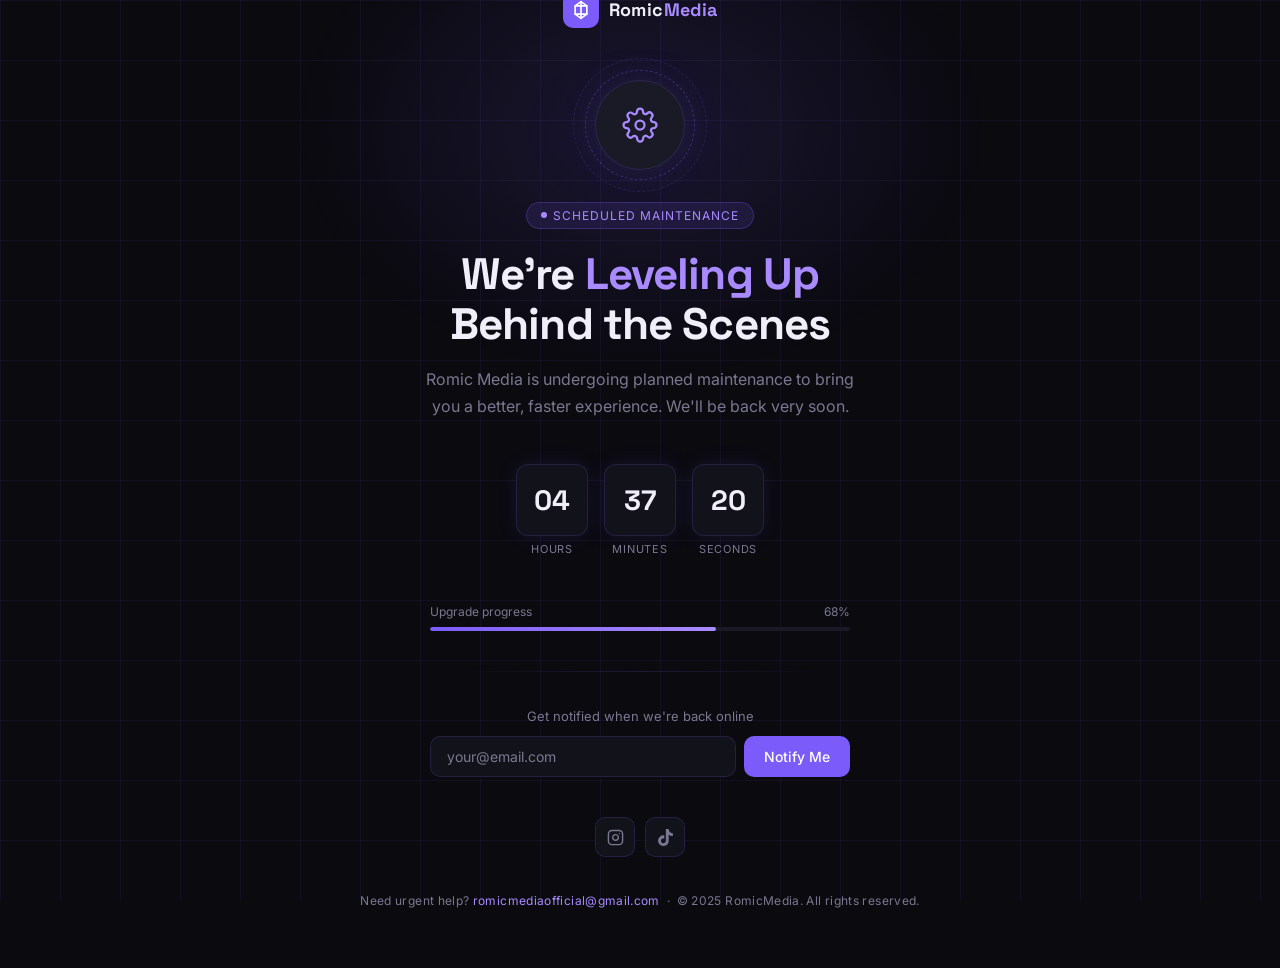
<file: maintanence-index.html>
<!DOCTYPE html>
<html lang="en">
<head>
  <meta charset="UTF-8" />
  <meta name="viewport" content="width=device-width, initial-scale=1.0, viewport-fit=cover" />
  <title>Romic Media — Under Maintenance</title>
  <link rel="preconnect" href="https://fonts.googleapis.com" />
  <link rel="preconnect" href="https://fonts.gstatic.com" crossorigin />
  <link href="https://fonts.googleapis.com/css2?family=Inter:opsz,wght@14..32,300;14..32,400;14..32,500;14..32,600&family=Space+Grotesk:wght@400;500;700&display=swap" rel="stylesheet" />
  <style>
    *, *::before, *::after {
      box-sizing: border-box;
      margin: 0;
      padding: 0;
    }
    :root {
      --bg: #0A0A0F;
      --bg2: #12121A;
      --bg3: #1A1A26;
      --accent: #7B5CFA;
      --accent2: #A98BFF;
      --text: #F0EEF8;
      --muted: #7A7890;
      --border: rgba(123, 92, 250, 0.18);
      --glow: rgba(123, 92, 250, 0.12);
    }
    html, body {
      height: 100%;
      width: 100%;
    }
    body {
      font-family: 'Inter', sans-serif;
      background: var(--bg);
      color: var(--text);
      min-height: 100vh;
      display: flex;
      flex-direction: column;
      align-items: center;
      justify-content: center;
      overflow-x: hidden;
      position: relative;
    }
    body::before {
      content: '';
      position: fixed;
      inset: 0;
      background-image:
        linear-gradient(rgba(123, 92, 250, 0.08) 1px, transparent 1px),
        linear-gradient(90deg, rgba(123, 92, 250, 0.08) 1px, transparent 1px);
      background-size: 60px 60px;
      pointer-events: none;
      z-index: 0;
    }
    body::after {
      content: '';
      position: fixed;
      top: -120px;
      left: 50%;
      transform: translateX(-50%);
      width: 700px;
      height: 500px;
      background: radial-gradient(ellipse at center, rgba(123, 92, 250, 0.15) 0%, transparent 70%);
      pointer-events: none;
      z-index: 0;
    }
    .page {
      position: relative;
      z-index: 1;
      display: flex;
      flex-direction: column;
      align-items: center;
      text-align: center;
      padding: 60px 24px;
      max-width: 640px;
      width: 100%;
    }
    .logo-wrap {
      display: flex;
      align-items: center;
      gap: 10px;
      margin-bottom: 52px;
    }
    .logo-mark {
      width: 36px;
      height: 36px;
      background: var(--accent);
      border-radius: 10px;
      display: flex;
      align-items: center;
      justify-content: center;
    }
    .logo-mark svg {
      width: 20px;
      height: 20px;
      fill: none;
      stroke: #fff;
      stroke-width: 2;
      stroke-linecap: round;
      stroke-linejoin: round;
    }
    .logo-text {
      font-family: 'Space Grotesk', sans-serif;
      font-size: 18px;
      font-weight: 700;
      letter-spacing: 0.02em;
      color: var(--text);
    }
    .logo-text span {
      color: var(--accent2);
    }
    .icon-ring {
      position: relative;
      width: 90px;
      height: 90px;
      margin-bottom: 32px;
    }
    .icon-ring::before {
      content: '';
      position: absolute;
      inset: -10px;
      border-radius: 50%;
      border: 1px dashed rgba(123, 92, 250, 0.35);
      animation: spin 18s linear infinite;
    }
    .icon-ring::after {
      content: '';
      position: absolute;
      inset: -22px;
      border-radius: 50%;
      border: 1px dashed rgba(123, 92, 250, 0.15);
      animation: spin 30s linear infinite reverse;
    }
    @keyframes spin {
      to { transform: rotate(360deg); }
    }
    .icon-inner {
      width: 90px;
      height: 90px;
      border-radius: 50%;
      background: var(--bg3);
      border: 1px solid var(--border);
      display: flex;
      align-items: center;
      justify-content: center;
      box-shadow: 0 0 40px var(--glow);
    }
    .icon-inner svg {
      width: 36px;
      height: 36px;
      stroke: var(--accent2);
      fill: none;
      stroke-width: 1.5;
      stroke-linecap: round;
      stroke-linejoin: round;
    }
    .badge {
      display: inline-flex;
      align-items: center;
      gap: 6px;
      background: rgba(123, 92, 250, 0.12);
      border: 1px solid rgba(123, 92, 250, 0.28);
      border-radius: 999px;
      padding: 5px 14px;
      font-size: 12px;
      color: var(--accent2);
      letter-spacing: 0.08em;
      text-transform: uppercase;
      margin-bottom: 20px;
    }
    .badge-dot {
      width: 6px;
      height: 6px;
      border-radius: 50%;
      background: var(--accent2);
      animation: pulse 2s ease-in-out infinite;
    }
    @keyframes pulse {
      0%, 100% { opacity: 1; transform: scale(1); }
      50% { opacity: 0.4; transform: scale(0.8); }
    }
    h1 {
      font-family: 'Space Grotesk', sans-serif;
      font-size: clamp(28px, 6vw, 44px);
      font-weight: 700;
      line-height: 1.15;
      margin-bottom: 16px;
      letter-spacing: -0.02em;
      color: var(--text);
    }
    h1 span {
      color: var(--accent2);
    }
    .sub {
      font-size: 16px;
      color: var(--muted);
      line-height: 1.7;
      max-width: 440px;
      margin-bottom: 44px;
    }
    .countdown {
      display: flex;
      gap: 16px;
      margin-bottom: 48px;
      flex-wrap: wrap;
      justify-content: center;
    }
    .cd-unit {
      display: flex;
      flex-direction: column;
      align-items: center;
      gap: 6px;
    }
    .cd-box {
      background: var(--bg2);
      border: 1px solid var(--border);
      border-radius: 12px;
      width: 72px;
      height: 72px;
      display: flex;
      align-items: center;
      justify-content: center;
      font-family: 'Space Grotesk', sans-serif;
      font-size: 28px;
      font-weight: 700;
      color: var(--text);
      box-shadow: 0 0 20px var(--glow);
      transition: box-shadow 0.2s;
    }
    .cd-box:hover {
      box-shadow: 0 0 32px rgba(123, 92, 250, 0.22);
    }
    .cd-label {
      font-size: 11px;
      color: var(--muted);
      letter-spacing: 0.07em;
      text-transform: uppercase;
    }
    .divider {
      width: 100%;
      max-width: 380px;
      height: 1px;
      background: linear-gradient(90deg, transparent, var(--border), transparent);
      margin-bottom: 36px;
    }
    .progress-wrap {
      width: 100%;
      max-width: 420px;
      margin-bottom: 40px;
    }
    .progress-top {
      display: flex;
      justify-content: space-between;
      font-size: 12px;
      color: var(--muted);
      margin-bottom: 8px;
    }
    .progress-bar {
      height: 4px;
      background: var(--bg3);
      border-radius: 99px;
      overflow: hidden;
    }
    .progress-fill {
      height: 100%;
      width: 68%;
      background: linear-gradient(90deg, var(--accent), var(--accent2));
      border-radius: 99px;
    }
    .notify-wrap {
      width: 100%;
      max-width: 420px;
      margin-bottom: 40px;
    }
    .notify-label {
      font-size: 13px;
      color: var(--muted);
      margin-bottom: 12px;
    }
    .notify-row {
      display: flex;
      gap: 8px;
      width: 100%;
    }
    .notify-input {
      flex: 1;
      background: var(--bg2);
      border: 1px solid var(--border);
      border-radius: 10px;
      padding: 11px 16px;
      font-size: 14px;
      color: var(--text);
      font-family: 'Inter', sans-serif;
      outline: none;
      transition: border-color 0.2s, box-shadow 0.2s;
    }
    .notify-input::placeholder {
      color: var(--muted);
    }
    .notify-input:focus {
      border-color: rgba(123, 92, 250, 0.55);
      box-shadow: 0 0 0 3px rgba(123, 92, 250, 0.1);
    }
    .notify-btn {
      background: var(--accent);
      border: none;
      border-radius: 10px;
      padding: 11px 20px;
      color: #fff;
      font-size: 14px;
      font-weight: 500;
      cursor: pointer;
      font-family: 'Inter', sans-serif;
      transition: background 0.2s, transform 0.1s;
      white-space: nowrap;
    }
    .notify-btn:hover {
      background: #6a4de8;
    }
    .notify-btn:active {
      transform: scale(0.97);
    }
    .success-msg {
      display: none;
      font-size: 13px;
      color: #8fff8f;
      margin-top: 10px;
    }
    .socials {
      display: flex;
      gap: 10px;
      margin-bottom: 36px;
      justify-content: center;
    }
    .soc-link {
      width: 40px;
      height: 40px;
      border-radius: 10px;
      background: var(--bg2);
      border: 1px solid var(--border);
      display: flex;
      align-items: center;
      justify-content: center;
      text-decoration: none;
      color: var(--muted);
      transition: border-color 0.2s, color 0.2s, box-shadow 0.2s;
    }
    .soc-link:hover {
      border-color: rgba(123, 92, 250, 0.5);
      color: var(--accent2);
      box-shadow: 0 0 16px var(--glow);
    }
    .soc-link svg {
      width: 17px;
      height: 17px;
      fill: none;
      stroke: currentColor;
      stroke-width: 2;
      stroke-linecap: round;
      stroke-linejoin: round;
    }
    /* TikTok specific icon styling – uses fill for the note */
    .soc-link.tiktok svg {
      fill: currentColor;
      stroke: none;
    }
    .footer {
      font-size: 12px;
      color: var(--muted);
      letter-spacing: 0.03em;
    }
    .footer a {
      color: var(--accent2);
      text-decoration: none;
    }
    .footer a:hover {
      text-decoration: underline;
    }
    @media (max-width: 480px) {
      .cd-box {
        width: 60px;
        height: 60px;
        font-size: 22px;
      }
      .notify-row {
        flex-direction: column;
      }
      .notify-btn {
        width: 100%;
      }
    }
  </style>
</head>
<body>
<div class="page">

  <div class="logo-wrap">
    <div class="logo-mark">
      <svg viewBox="0 0 24 24"><polygon points="12 2 19 7 19 17 12 22 5 17 5 7"/><line x1="12" y1="2" x2="12" y2="22"/><line x1="5" y1="7" x2="19" y2="7"/><line x1="5" y1="17" x2="19" y2="17"/></svg>
    </div>
    <div class="logo-text">Romic<span>Media</span></div>
  </div>

  <div class="icon-ring">
    <div class="icon-inner">
      <svg viewBox="0 0 24 24"><circle cx="12" cy="12" r="3"/><path d="M19.4 15a1.65 1.65 0 0 0 .33 1.82l.06.06a2 2 0 0 1-2.83 2.83l-.06-.06a1.65 1.65 0 0 0-1.82-.33 1.65 1.65 0 0 0-1 1.51V21a2 2 0 0 1-4 0v-.09A1.65 1.65 0 0 0 9 19.4a1.65 1.65 0 0 0-1.82.33l-.06.06a2 2 0 0 1-2.83-2.83l.06-.06A1.65 1.65 0 0 0 4.68 15a1.65 1.65 0 0 0-1.51-1H3a2 2 0 0 1 0-4h.09A1.65 1.65 0 0 0 4.6 9a1.65 1.65 0 0 0-.33-1.82l-.06-.06a2 2 0 0 1 2.83-2.83l.06.06A1.65 1.65 0 0 0 9 4.68a1.65 1.65 0 0 0 1-1.51V3a2 2 0 0 1 4 0v.09a1.65 1.65 0 0 0 1 1.51 1.65 1.65 0 0 0 1.82-.33l.06-.06a2 2 0 0 1 2.83 2.83l-.06.06A1.65 1.65 0 0 0 19.4 9a1.65 1.65 0 0 0 1.51 1H21a2 2 0 0 1 0 4h-.09a1.65 1.65 0 0 0-1.51 1z"/></svg>
    </div>
  </div>

  <div class="badge"><span class="badge-dot"></span>Scheduled Maintenance</div>

  <h1>We're <span>Leveling Up</span><br/>Behind the Scenes</h1>
  <p class="sub">Romic Media is undergoing planned maintenance to bring you a better, faster experience. We'll be back very soon.</p>

  <div class="countdown">
    <div class="cd-unit"><div class="cd-box" id="cd-h">00</div><div class="cd-label">Hours</div></div>
    <div class="cd-unit"><div class="cd-box" id="cd-m">00</div><div class="cd-label">Minutes</div></div>
    <div class="cd-unit"><div class="cd-box" id="cd-s">00</div><div class="cd-label">Seconds</div></div>
  </div>

  <div class="progress-wrap">
    <div class="progress-top">
      <span>Upgrade progress</span>
      <span>68%</span>
    </div>
    <div class="progress-bar"><div class="progress-fill"></div></div>
  </div>

  <div class="divider"></div>

  <div class="notify-wrap">
    <p class="notify-label">Get notified when we're back online</p>
    <div class="notify-row">
      <input class="notify-input" type="email" placeholder="your@email.com" id="emailInput" />
      <button class="notify-btn" onclick="handleNotify()">Notify Me</button>
    </div>
    <div class="success-msg" id="successMsg">✓ You're on the list! We'll reach out soon.</div>
  </div>

  <!-- Updated socials: only Instagram and TikTok with correct usernames -->
  <div class="socials">
    <a class="soc-link" href="https://instagram.com/romicmedia" target="_blank" rel="noopener noreferrer" title="Instagram @romicmedia">
      <svg viewBox="0 0 24 24">
        <rect x="2" y="2" width="20" height="20" rx="5" ry="5" />
        <path d="M16 11.37A4 4 0 1 1 12.63 8 4 4 0 0 1 16 11.37z" />
        <line x1="17.5" y1="6.5" x2="17.51" y2="6.5" />
      </svg>
    </a>
    <a class="soc-link tiktok" href="https://tiktok.com/@romicmedia" target="_blank" rel="noopener noreferrer" title="TikTok @romicmedia">
      <!-- TikTok style icon (musical note) -->
      <svg viewBox="0 0 24 24">
        <path d="M12.525.02c1.31-.02 2.61-.01 3.91-.02.08 1.53.63 3.09 1.73 4.17 1.12 1.11 2.7 1.62 4.24 1.79v4.03c-1.44-.05-2.89-.35-4.2-.97-.57-.26-1.1-.59-1.62-.93-.01 2.92.01 5.84-.02 8.75-.08 1.4-.54 2.79-1.35 3.94-1.31 1.92-3.58 3.17-5.91 3.21-1.43.08-2.86-.31-4.08-1.03-2.02-1.19-3.44-3.37-3.65-5.71-.02-.5-.03-1-.01-1.49.18-1.9 1.12-3.72 2.58-4.96 1.66-1.44 3.98-2.13 6.15-1.72.02 1.48-.04 2.96-.04 4.44-.99-.32-2.15-.23-3.02.37-.63.41-1.11 1.04-1.36 1.75-.21.51-.15 1.07-.14 1.61.24 1.64 1.82 3.02 3.5 2.87 1.12-.01 2.19-.66 2.77-1.61.19-.33.4-.67.41-1.06.1-1.79.06-3.57.07-5.36.01-4.03-.01-8.05.02-12.07z"/>
      </svg>
    </a>
  </div>

  <div class="footer">
    Need urgent help? <a href="mailto:romicmediaofficial@gmail.com">romicmediaofficial@gmail.com</a>
    &nbsp;·&nbsp; © 2025 RomicMedia. All rights reserved.
  </div>

</div>

<script>
  function pad(n) {
    return n < 10 ? '0' + n : n;
  }
  // Set countdown to 4 hours 37 minutes from now — consistent with maintenance theme
  var end = new Date();
  end.setHours(end.getHours() + 4, end.getMinutes() + 37, end.getSeconds() + 22);

  function tick() {
    var now = new Date(), diff = Math.max(0, end - now);
    var h = Math.floor(diff / 3600000);
    var m = Math.floor((diff % 3600000) / 60000);
    var s = Math.floor((diff % 60000) / 1000);
    document.getElementById('cd-h').textContent = pad(h);
    document.getElementById('cd-m').textContent = pad(m);
    document.getElementById('cd-s').textContent = pad(s);
  }
  tick();
  setInterval(tick, 1000);

  function handleNotify() {
    var val = document.getElementById('emailInput').value.trim();
    if (!val || !val.includes('@')) {
      document.getElementById('emailInput').style.borderColor = 'rgba(220,80,80,0.6)';
      setTimeout(function() {
        document.getElementById('emailInput').style.borderColor = '';
      }, 1200);
      return;
    }
    document.querySelector('.notify-row').style.opacity = '0.4';
    document.querySelector('.notify-row').style.pointerEvents = 'none';
    document.getElementById('successMsg').style.display = 'block';
  }
</script>
</body>
</html>
</file>
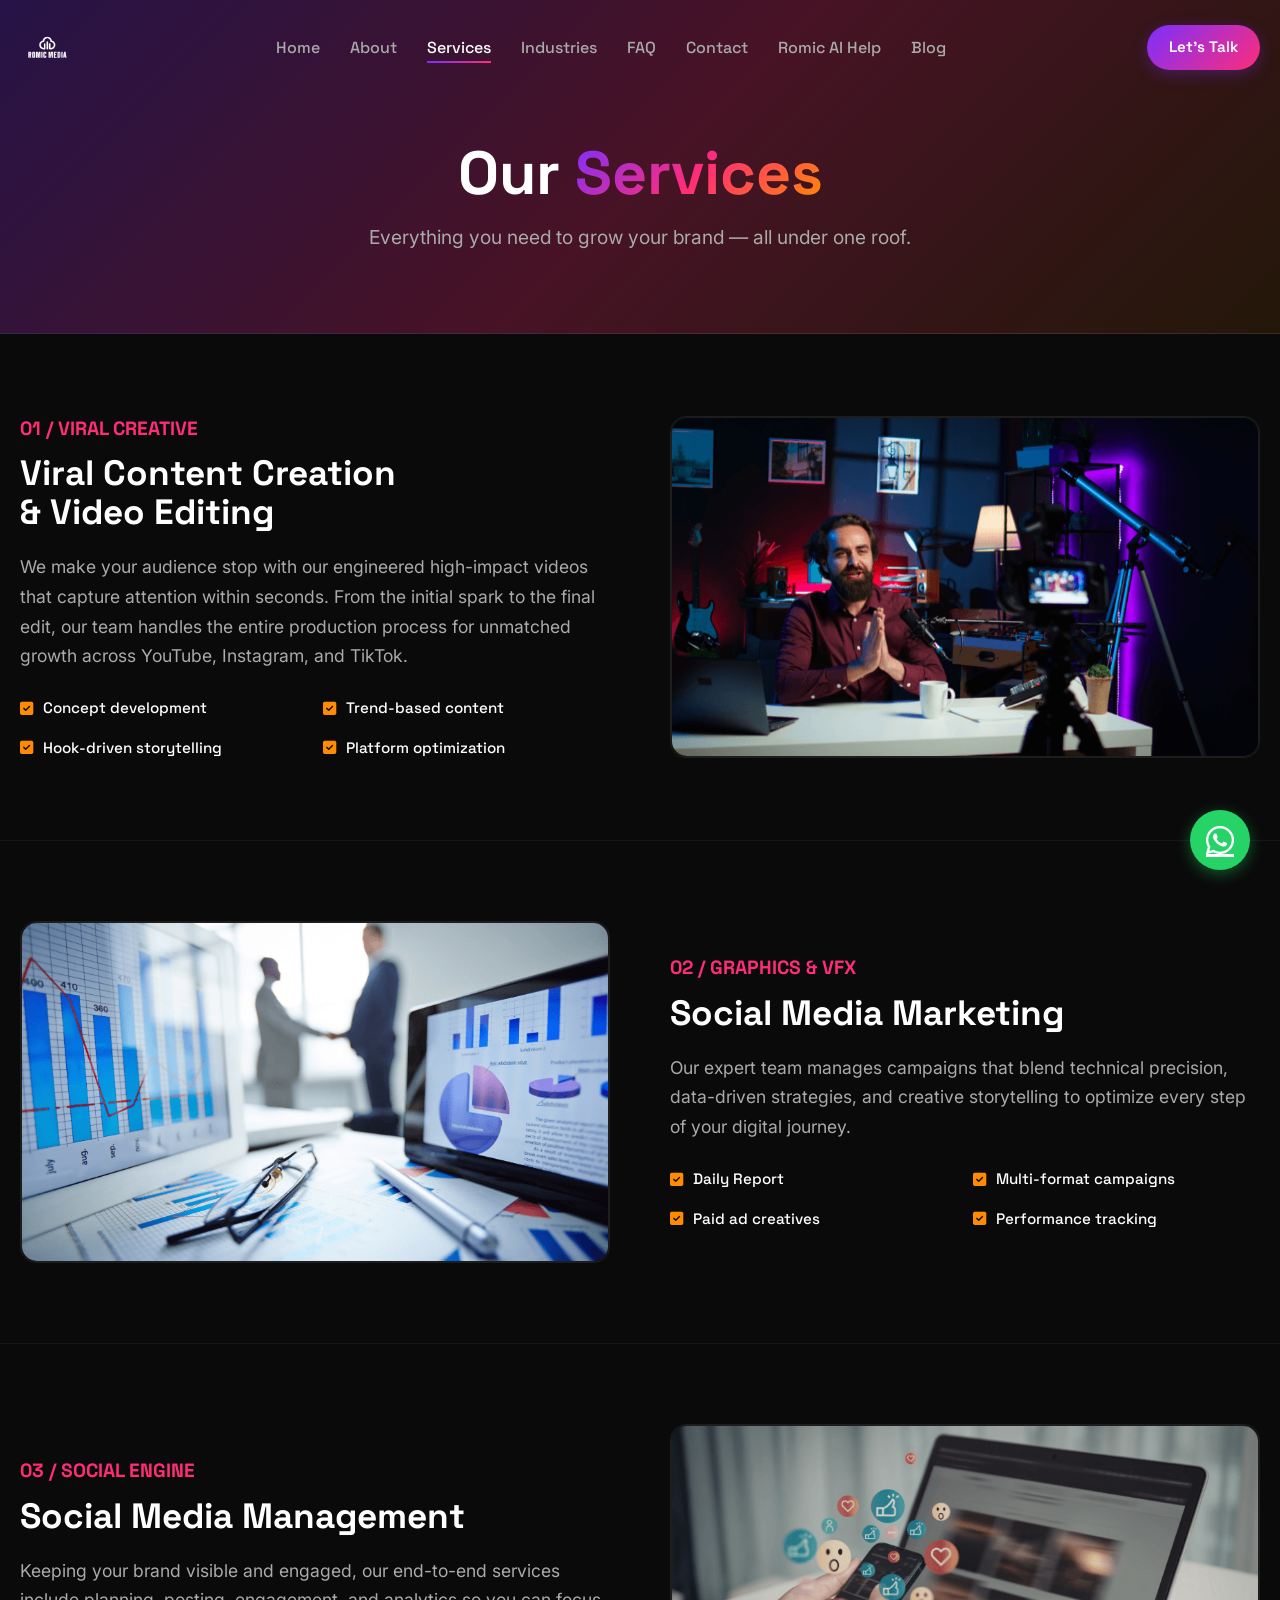
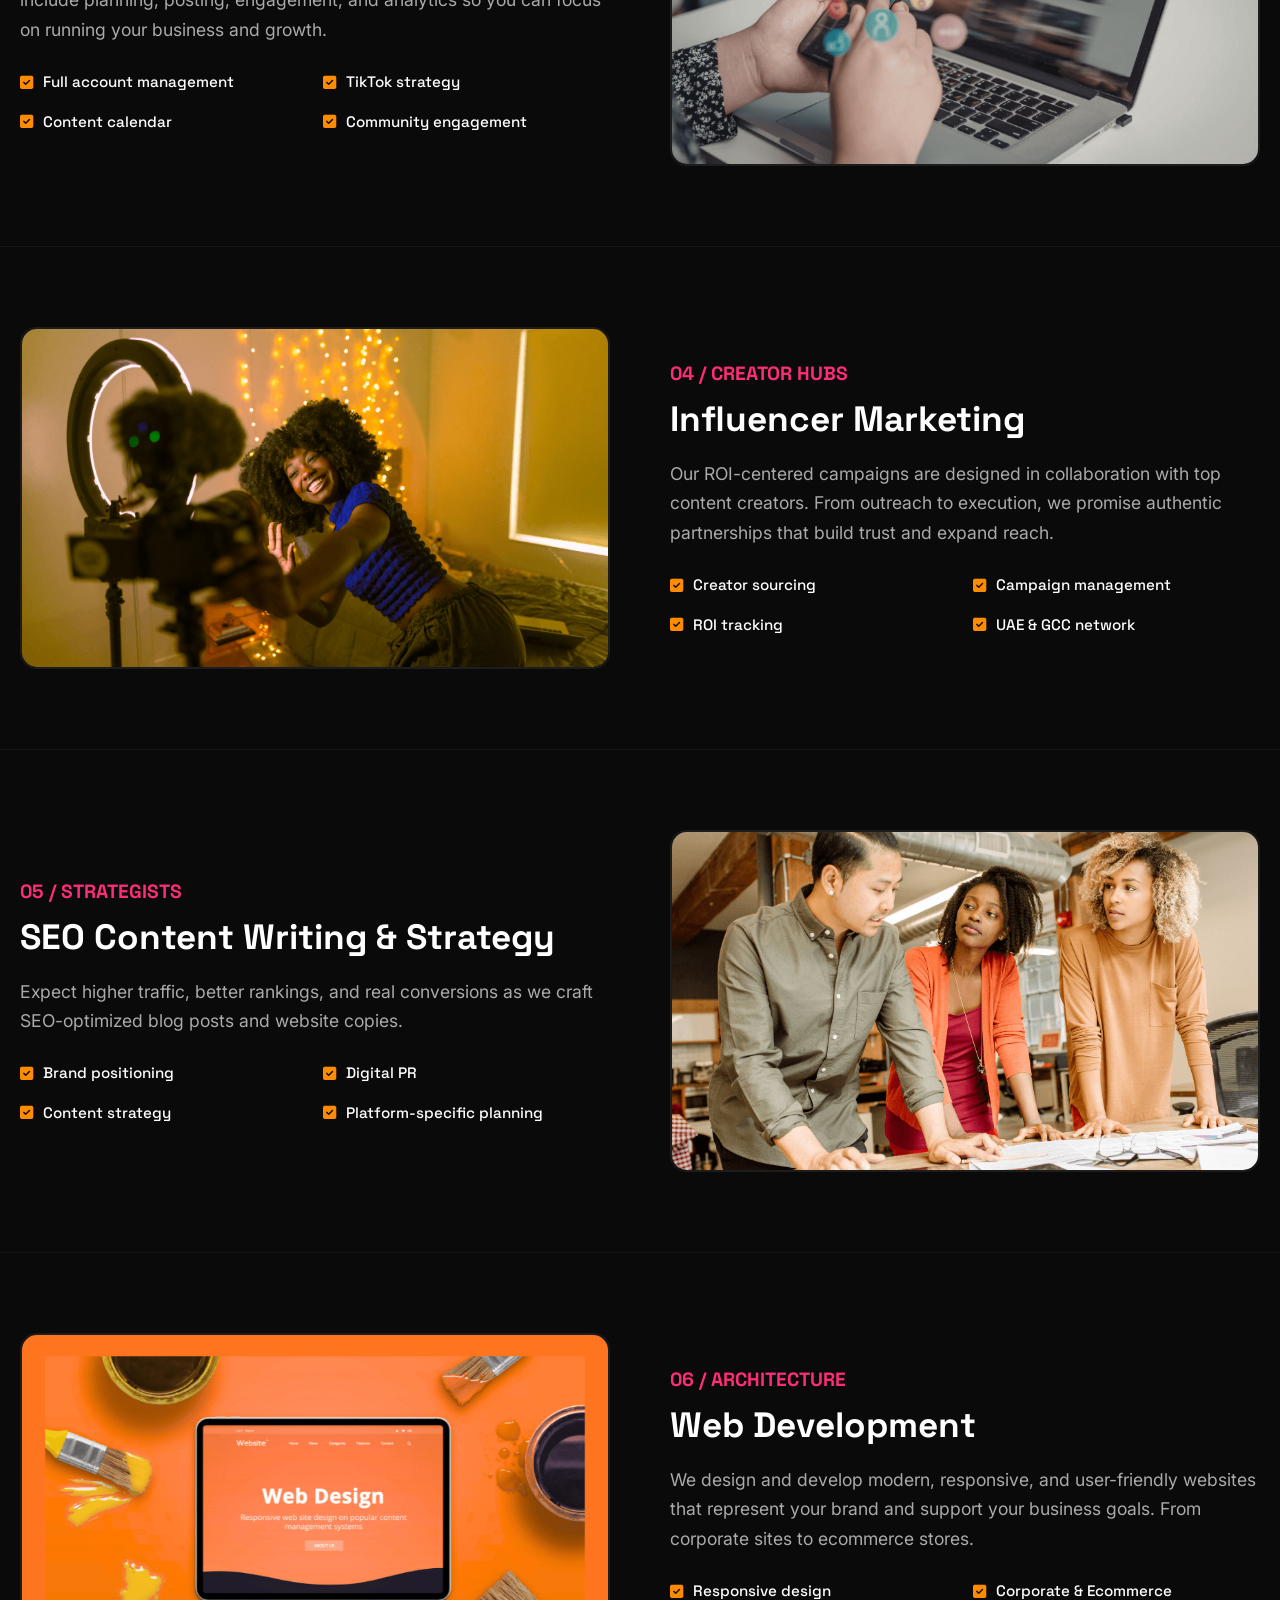
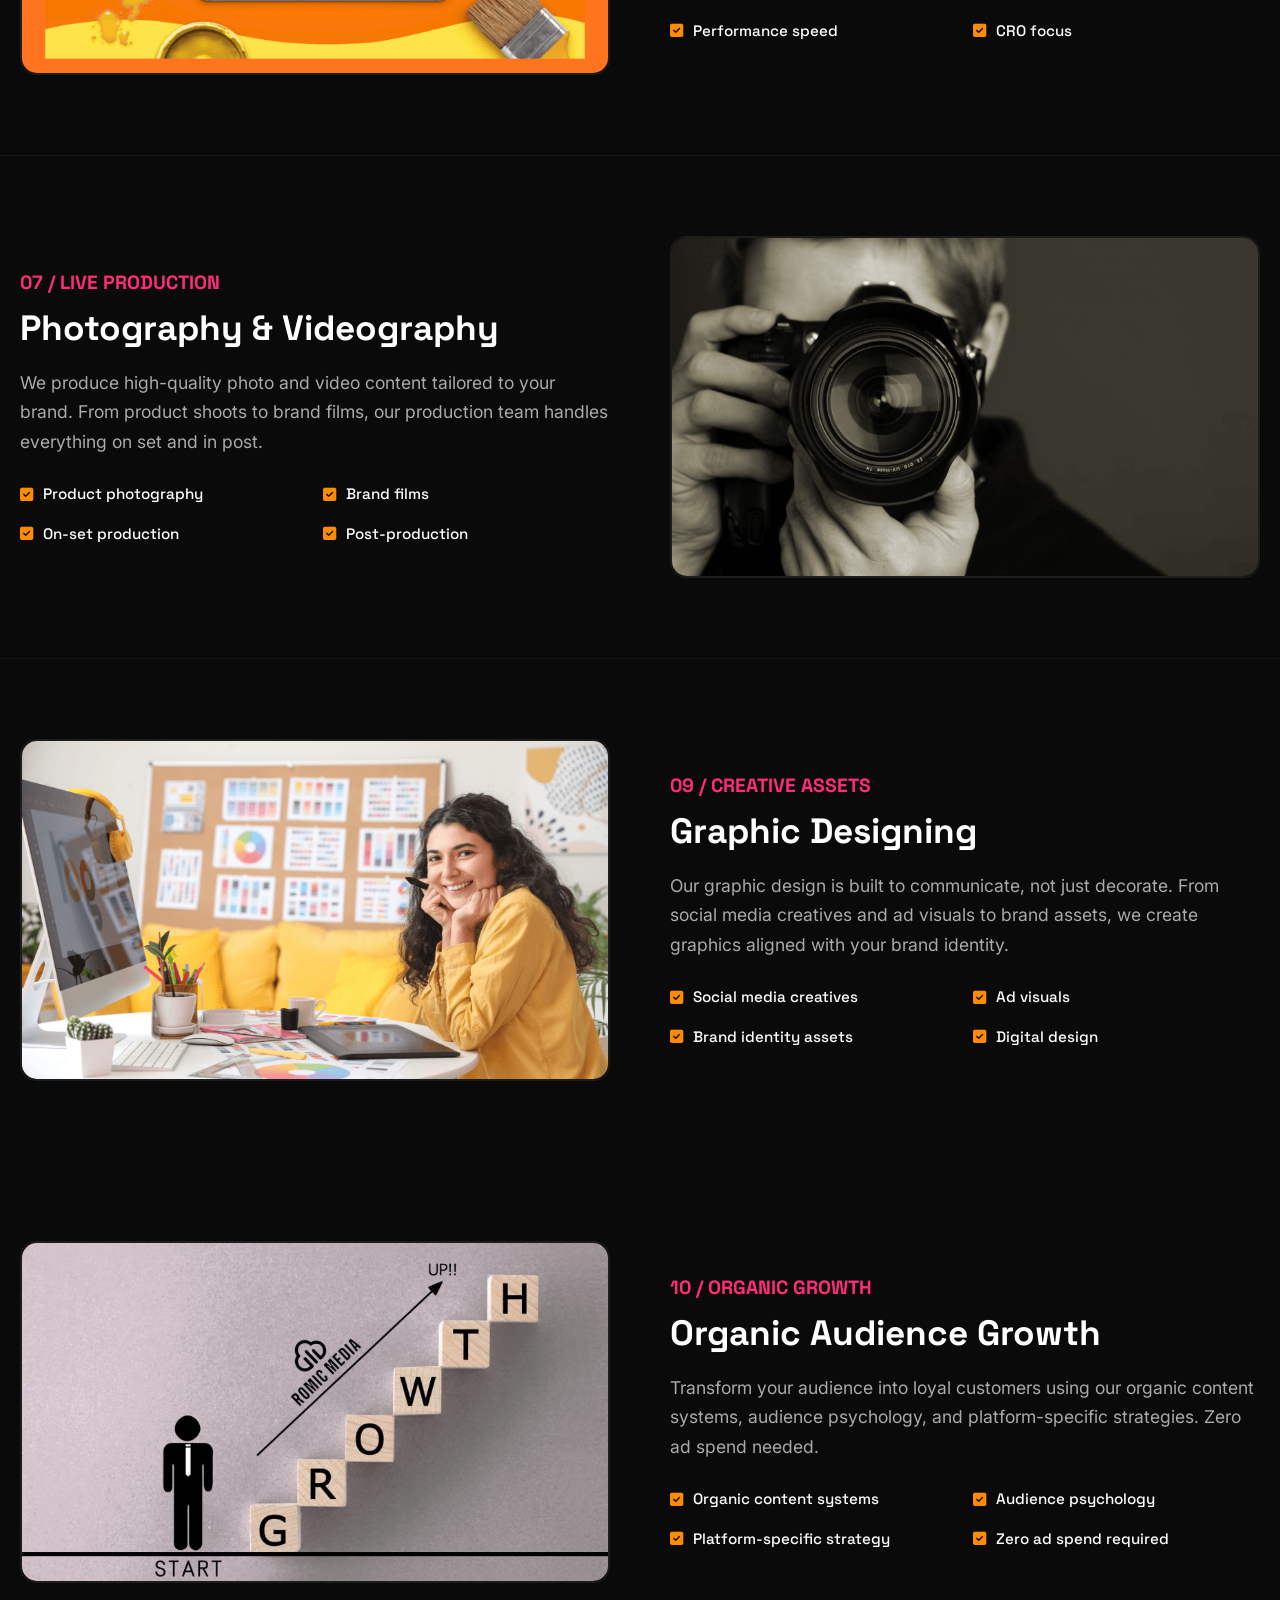
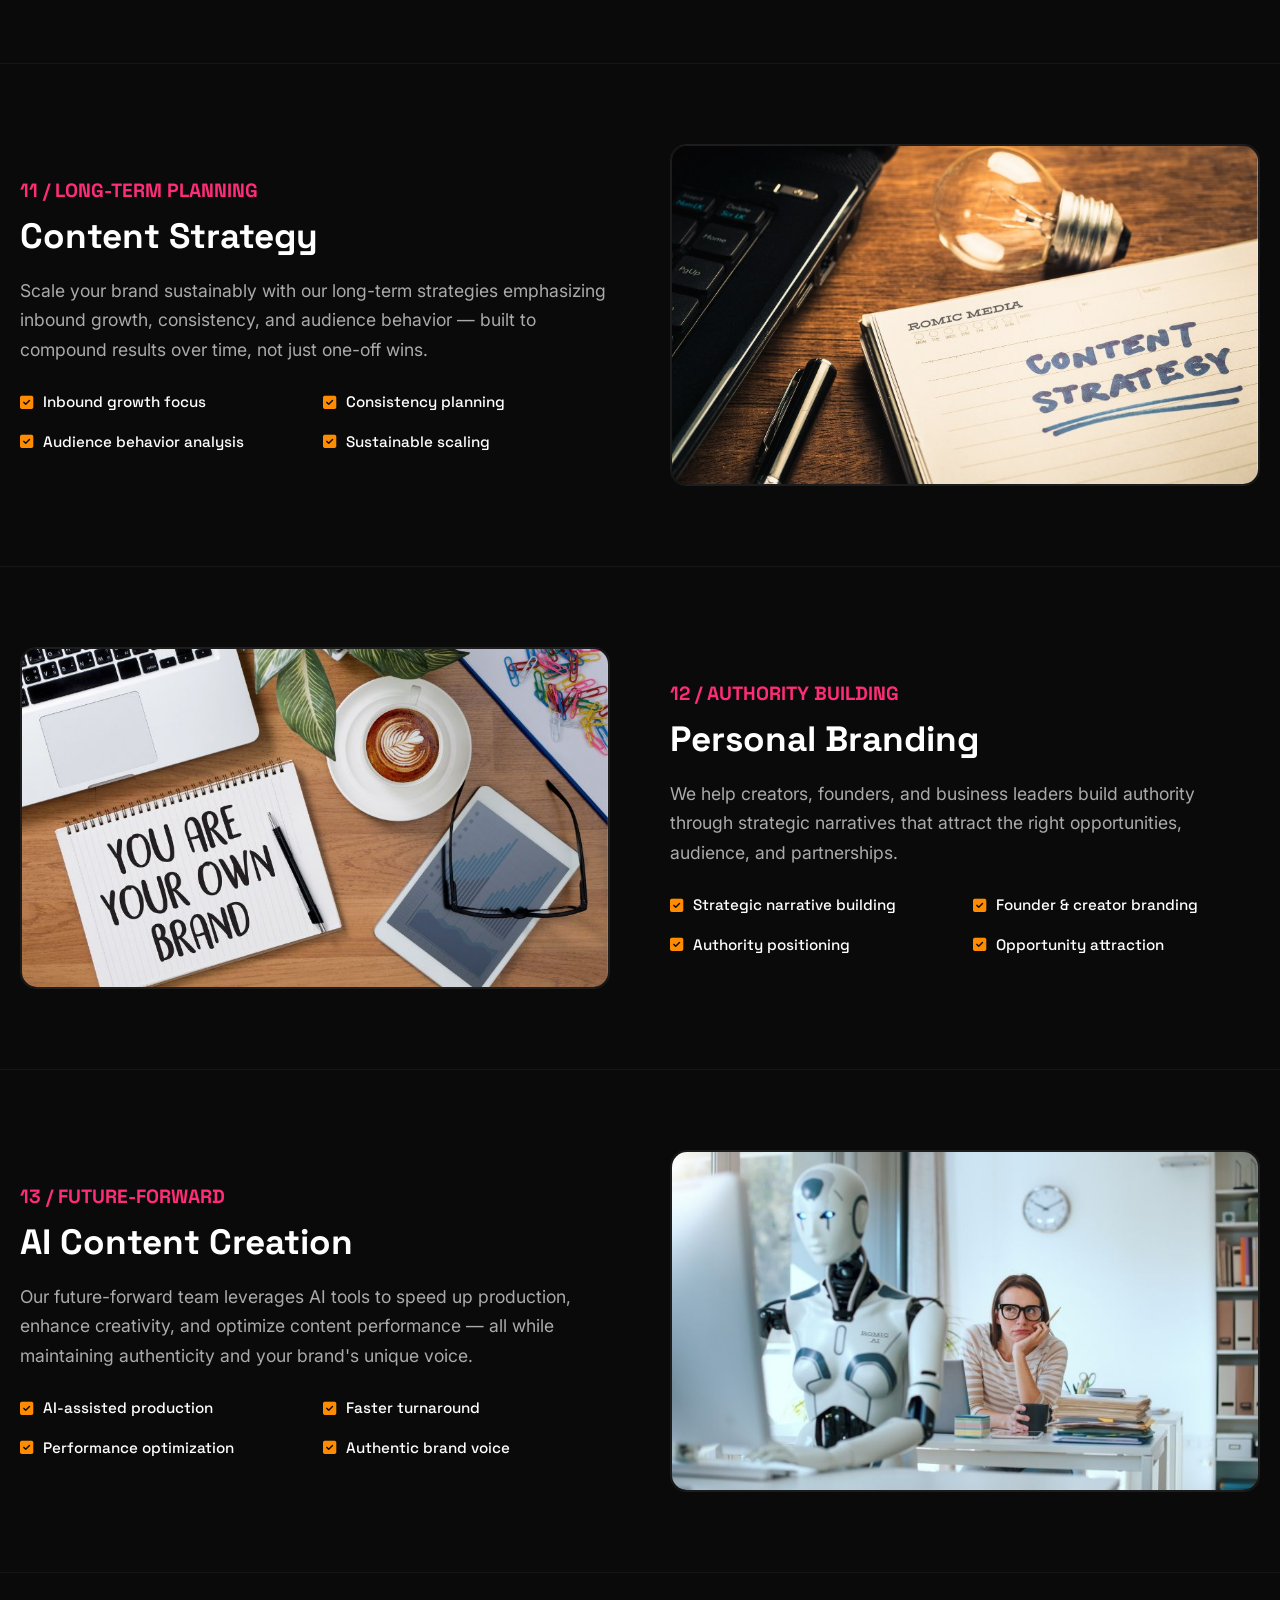
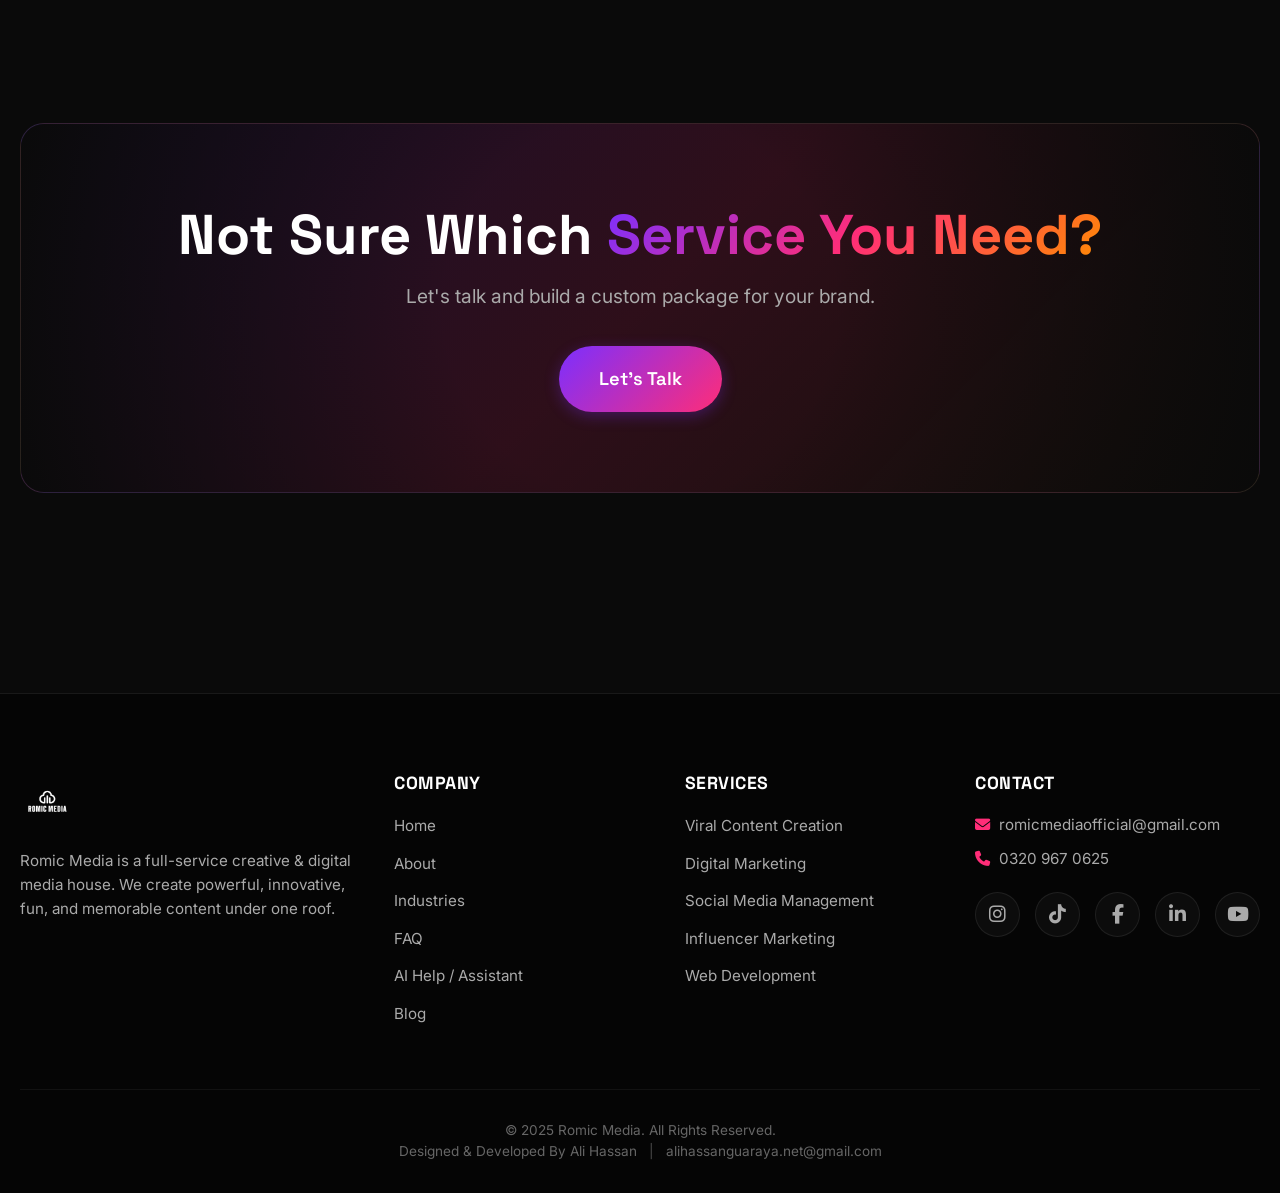
<file: services.html>
<!DOCTYPE html>
<html lang="en">
<head>
    <meta charset="UTF-8">
    <meta name="viewport" content="width=device-width, initial-scale=1.0">
    <title>Our Services | Romic Media</title>
    <meta name="description" content="Explore the core services of Romic Media: Viral Content Creation, Digital Marketing, Social Media & TikTok Management, Influencer Campaigns, and Web Development.">
    <meta property="og:title" content="Our Services | Romic Media">
    <meta property="og:description" content="Everything you need to grow your brand — all under one roof.">
    <meta property="og:image" content="Romic_Media_Logo.png">
    
    <!-- CSS and FontAwesome Icons -->
    <link rel="stylesheet" href="style.css">
    <link rel="stylesheet" href="https://cdnjs.cloudflare.com/ajax/libs/font-awesome/6.4.0/css/all.min.css">
</head>
<body>

    <!-- Floating Background Shapes -->
    <div class="bg-blob-container">
        <div class="bg-blob blob-1"></div>
        <div class="bg-blob blob-2"></div>
        <div class="bg-blob blob-3"></div>
    </div>

    <!-- Header & Navigation -->
    <header>
        <div class="nav-container">
            <a href="index.html" class="logo-link">
                <img src="Romic_Media_Logo.png" alt="Romic Media" class="logo-img">
            </a>
            
            <button class="hamburger" id="hamburger-menu" aria-label="Toggle Navigation Menu">
                <span></span>
                <span></span>
                <span></span>
            </button>
            
            <ul class="nav-menu" id="nav-menu">
                <li><a href="index.html" class="nav-link">Home</a></li>
                <li><a href="about.html" class="nav-link">About</a></li>
                <li><a href="services.html" class="nav-link active">Services</a></li>
               <!-- <li><a href="work.html" class="nav-link">Work</a></li> -->
                <li><a href="industries.html" class="nav-link">Industries</a></li>
                <li><a href="faq.html" class="nav-link">FAQ</a></li>
                <li><a href="contact.html" class="nav-link">Contact</a></li>
                <li><a href="https://www.chatbase.co/B4U5oP-RhPYTHTbgzU2lm/help" target="_blank" class="nav-link">Romic AI Help</a></li>
                <li><a href="blog.html" class="nav-link">Blog</a></li>

                <li class="mobile-only-cta"><a href="contact.html" class="btn btn-solid nav-cta">Let's Talk</a></li>
            </ul>

            <div class="nav-right-cta">
                <a href="contact.html" class="btn btn-solid nav-cta">Let's Talk</a>
            </div>
        </div>
    </header>

    <!-- Hero Banner -->
    <section class="hero-banner">
        <h1 class="banner-title">Our <span class="gradient-text">Services</span></h1>
        <p class="banner-subtitle">Everything you need to grow your brand — all under one roof.</p>
    </section>

    <!-- Detailed Service Sections -->
    <div class="detailed-services-container">
        
        <!-- 1. Viral Content Creation -->
        <section class="detailed-service-section reveal">
            <div class="service-detail-content">
                <span class="service-num">01 / VIRAL CREATIVE</span>
                <h2 class="service-title">Viral Content Creation <br> & Video Editing </h2>
                <p class="service-desc">
We make your audience stop with our engineered high-impact videos that capture attention within seconds. From the initial spark to the final edit, our team handles the entire production process for unmatched growth across YouTube, Instagram, and TikTok. 

                </p>
                <ul class="service-features-list">
                    <li><i class="fa-solid fa-square-check"></i> Concept development</li>
                    <li><i class="fa-solid fa-square-check"></i> Trend-based content</li>
                    <li><i class="fa-solid fa-square-check"></i> Hook-driven storytelling</li>
                    <li><i class="fa-solid fa-square-check"></i> Platform optimization</li>
                </ul>
            </div>
            <div class="real-visual">
                <img src="images/01VC.png" alt="Viral Content Creation" style="width:100%; height:340px; object-fit:cover; border-radius:16px; border:1px solid rgba(255,255,255,0.08); display:block;">
            </div>
        </section>

        <!-- 2. Digital Marketing -->
        <section class="detailed-service-section reveal">
            <div class="service-detail-content">
                <span class="service-num">02 / GRAPHICS & VFX</span>
                <h2 class="service-title">Social Media Marketing </h2>
                <p class="service-desc">
                 Our expert team manages campaigns that blend technical precision, data-driven strategies, and creative storytelling to optimize every step of your digital journey. 

                </p>
                <ul class="service-features-list">
                    <li><i class="fa-solid fa-square-check"></i> Daily Report </li>
                    <li><i class="fa-solid fa-square-check"></i> Multi-format campaigns</li>
                    <li><i class="fa-solid fa-square-check"></i> Paid ad creatives</li>
                    <li><i class="fa-solid fa-square-check"></i> Performance tracking</li>
                </ul>
            </div>
            <div class="real-visual">
                <img src="images/02dg.png" alt="Digital Marketing" style="width:100%; height:340px; object-fit:cover; border-radius:16px; border:1px solid rgba(255,255,255,0.08); display:block;">
            </div>
        </section>

        <!-- 3. Social Media & TikTok Management -->
        <section class="detailed-service-section reveal">
            <div class="service-detail-content">
                <span class="service-num">03 / SOCIAL ENGINE</span>
                <h2 class="service-title">Social Media Management</h2>
                <p class="service-desc">
                    Keeping your brand visible and engaged, our end-to-end services include planning, posting, engagement, and analytics so you can focus on running your business and growth. 
                </p>
                <ul class="service-features-list">
                    <li><i class="fa-solid fa-square-check"></i> Full account management</li>
                    <li><i class="fa-solid fa-square-check"></i> TikTok strategy</li>
                    <li><i class="fa-solid fa-square-check"></i> Content calendar</li>
                    <li><i class="fa-solid fa-square-check"></i> Community engagement</li>
                </ul>
            </div>
            <div class="real-visual">
                <img src="images/03SM.png" alt="Social Media & TikTok Management" style="width:100%; height:340px; object-fit:cover; border-radius:16px; border:1px solid rgba(255,255,255,0.08); display:block;">
            </div>
        </section>

        <!-- 4. Influencer Marketing -->
        <section class="detailed-service-section reveal">
            <div class="service-detail-content">
                <span class="service-num">04 / CREATOR HUBS</span>
                <h2 class="service-title">Influencer Marketing</h2>
                <p class="service-desc">
Our ROI-centered campaigns are designed in collaboration with top content creators. From outreach to execution, we promise authentic partnerships that build trust and expand reach. 

                </p>
                <ul class="service-features-list">
                    <li><i class="fa-solid fa-square-check"></i> Creator sourcing</li>
                    <li><i class="fa-solid fa-square-check"></i> Campaign management</li>
                    <li><i class="fa-solid fa-square-check"></i> ROI tracking</li>
                    <li><i class="fa-solid fa-square-check"></i> UAE & GCC network</li>
                </ul>
            </div>
            <div class="real-visual">
                <img src="images/04IM.png" alt="Influencer Marketing" style="width:100%; height:340px; object-fit:cover; border-radius:16px; border:1px solid rgba(255,255,255,0.08); display:block;">
            </div>
        </section>

        <!-- 5. Social Media Strategy -->
        <section class="detailed-service-section reveal">
            <div class="service-detail-content">
                <span class="service-num">05 / STRATEGISTS</span>
                <h2 class="service-title">SEO Content Writing & Strategy </h2>
                <p class="service-desc">
Expect higher traffic, better rankings, and real conversions as we craft SEO-optimized blog posts and website copies. 

                </p>
                <ul class="service-features-list">
                    <li><i class="fa-solid fa-square-check"></i> Brand positioning</li>
                    <li><i class="fa-solid fa-square-check"></i> Digital PR</li>
                    <li><i class="fa-solid fa-square-check"></i> Content strategy</li>
                    <li><i class="fa-solid fa-square-check"></i> Platform-specific planning</li>
                </ul>
            </div>
            <div class="real-visual">
                <img src="images/05ss.png" alt="Social Media Strategy" style="width:100%; height:340px; object-fit:cover; border-radius:16px; border:1px solid rgba(255,255,255,0.08); display:block;">
            </div>
        </section>

        <!-- 6. Web Development -->
        <section class="detailed-service-section reveal">
            <div class="service-detail-content">
                <span class="service-num">06 / ARCHITECTURE</span>
                <h2 class="service-title">Web Development</h2>
                <p class="service-desc">
                    We design and develop modern, responsive, and user-friendly websites that represent your brand and support your business goals. From corporate sites to ecommerce stores.
                </p>
                <ul class="service-features-list">
                    <li><i class="fa-solid fa-square-check"></i> Responsive design</li>
                    <li><i class="fa-solid fa-square-check"></i> Corporate & Ecommerce</li>
                    <li><i class="fa-solid fa-square-check"></i> Performance speed</li>
                    <li><i class="fa-solid fa-square-check"></i> CRO focus</li>
                </ul>
            </div>
            <div class="real-visual">
                <img src="images/05WD.png" alt="Web Development" style="width:100%; height:340px; object-fit:cover; border-radius:16px; border:1px solid rgba(255,255,255,0.08); display:block;">
            </div>
        </section>

        <!-- 7. Photography & Videography -->
        <section class="detailed-service-section reveal">
            <div class="service-detail-content">
                <span class="service-num">07 / LIVE PRODUCTION</span>
                <h2 class="service-title">Photography & Videography</h2>
                <p class="service-desc">
                    We produce high-quality photo and video content tailored to your brand. From product shoots to brand films, our production team handles everything on set and in post.
                </p>
                <ul class="service-features-list">
                    <li><i class="fa-solid fa-square-check"></i> Product photography</li>
                    <li><i class="fa-solid fa-square-check"></i> Brand films</li>
                    <li><i class="fa-solid fa-square-check"></i> On-set production</li>
                    <li><i class="fa-solid fa-square-check"></i> Post-production</li>
                </ul>
            </div>
            <div class="real-visual">
                <img src="images/07pv.png" alt="Photography & Videography" style="width:100%; height:340px; object-fit:cover; border-radius:16px; border:1px solid rgba(255,255,255,0.08); display:block;">
            </div>
        </section>

        <!-- 8. Video Editing 
        <section class="detailed-service-section reveal">
            <div class="service-detail-content">
                <span class="service-num">08 / POST PRODUCTION</span>
                <h2 class="service-title">Video Editing</h2>
                <p class="service-desc">
                    We turn raw footage into high-impact, platform-ready videos. Our editing focuses on strong hooks, clean transitions, captions, sound design, and pacing matching current trends.
                </p>
                <ul class="service-features-list">
                    <li><i class="fa-solid fa-square-check"></i> Reels & TikTok editing</li>
                    <li><i class="fa-solid fa-square-check"></i> Captions & sound design</li>
                    <li><i class="fa-solid fa-square-check"></i> Hook-first structure</li>
                    <li><i class="fa-solid fa-square-check"></i> Brand story videos</li>
                </ul>
            </div>
            <div class="real-visual">
                <img src="images/08ve.png" alt="Video Editing" style="width:100%; height:340px; object-fit:cover; border-radius:16px; border:1px solid rgba(255,255,255,0.08); display:block;">
            </div>
        </section>
-->
        <!-- 9. Graphic Designing -->
        <section class="detailed-service-section reveal">
            <div class="service-detail-content">
                <span class="service-num">09 / CREATIVE ASSETS</span>
                <h2 class="service-title">Graphic Designing</h2>
                <p class="service-desc">
                    Our graphic design is built to communicate, not just decorate. From social media creatives and ad visuals to brand assets, we create graphics aligned with your brand identity.
                </p>
                <ul class="service-features-list">
                    <li><i class="fa-solid fa-square-check"></i> Social media creatives</li>
                    <li><i class="fa-solid fa-square-check"></i> Ad visuals</li>
                    <li><i class="fa-solid fa-square-check"></i> Brand identity assets</li>
                    <li><i class="fa-solid fa-square-check"></i> Digital design</li>
                </ul>
            </div>
            <div class="real-visual">
                <img src="images/09gd.png" alt="Graphic Designing" style="width:100%; height:340px; object-fit:cover; border-radius:16px; border:1px solid rgba(255,255,255,0.08); display:block;">
            </div>
        </section>

    </div>

     <!-- 10. Organic Audience Growth -->
        <section class="detailed-service-section reveal">
            <div class="service-detail-content">
                <span class="service-num">10 / ORGANIC GROWTH</span>
                <h2 class="service-title">Organic Audience Growth</h2>
                <p class="service-desc">
                    Transform your audience into loyal customers using our organic content systems, audience psychology, and platform-specific strategies. Zero ad spend needed.
                </p>
                <ul class="service-features-list">
                    <li><i class="fa-solid fa-square-check"></i> Organic content systems</li>
                    <li><i class="fa-solid fa-square-check"></i> Audience psychology</li>
                    <li><i class="fa-solid fa-square-check"></i> Platform-specific strategy</li>
                    <li><i class="fa-solid fa-square-check"></i> Zero ad spend required</li>
                </ul>
            </div>
            <div class="real-visual">
                <img src="images/audiancegrowth.jpg" alt="Organic Audience Growth" style="width:100%; height:340px; object-fit:cover; border-radius:16px; border:1px solid rgba(255,255,255,0.08); display:block;">
            </div>
        </section>


        <!-- 11. Content Strategy -->
        <section class="detailed-service-section reveal">
            <div class="service-detail-content">
                <span class="service-num">11 / LONG-TERM PLANNING</span>
                <h2 class="service-title">Content Strategy</h2>
                <p class="service-desc">
                    Scale your brand sustainably with our long-term strategies emphasizing inbound growth, consistency, and audience behavior — built to compound results over time, not just one-off wins.
                </p>
                <ul class="service-features-list">
                    <li><i class="fa-solid fa-square-check"></i> Inbound growth focus</li>
                    <li><i class="fa-solid fa-square-check"></i> Consistency planning</li>
                    <li><i class="fa-solid fa-square-check"></i> Audience behavior analysis</li>
                    <li><i class="fa-solid fa-square-check"></i> Sustainable scaling</li>
                </ul>
            </div>
            <div class="real-visual">
                <img src="images/contentstrategy.jpg" alt="Content Strategy" style="width:100%; height:340px; object-fit:cover; border-radius:16px; border:1px solid rgba(255,255,255,0.08); display:block;">
            </div>
        </section>
 
        <!-- 12. Personal Branding -->
        <section class="detailed-service-section reveal">
            <div class="service-detail-content">
                <span class="service-num">12 / AUTHORITY BUILDING</span>
                <h2 class="service-title">Personal Branding</h2>
                <p class="service-desc">
                    We help creators, founders, and business leaders build authority through strategic narratives that attract the right opportunities, audience, and partnerships.
                </p>
                <ul class="service-features-list">
                    <li><i class="fa-solid fa-square-check"></i> Strategic narrative building</li>
                    <li><i class="fa-solid fa-square-check"></i> Founder & creator branding</li>
                    <li><i class="fa-solid fa-square-check"></i> Authority positioning</li>
                    <li><i class="fa-solid fa-square-check"></i> Opportunity attraction</li>
                </ul>
            </div>
            <div class="real-visual">
                <img src="images/personalbranding.jpg" alt="Personal Branding" style="width:100%; height:340px; object-fit:cover; border-radius:16px; border:1px solid rgba(255,255,255,0.08); display:block;">
            </div>
        </section>
 
        <!-- 13. AI Content Creation -->
        <section class="detailed-service-section reveal">
            <div class="service-detail-content">
                <span class="service-num">13 / FUTURE-FORWARD</span>
                <h2 class="service-title">AI Content Creation</h2>
                <p class="service-desc">
                    Our future-forward team leverages AI tools to speed up production, enhance creativity, and optimize content performance — all while maintaining authenticity and your brand's unique voice.
                </p>
                <ul class="service-features-list">
                    <li><i class="fa-solid fa-square-check"></i> AI-assisted production</li>
                    <li><i class="fa-solid fa-square-check"></i> Faster turnaround</li>
                    <li><i class="fa-solid fa-square-check"></i> Performance optimization</li>
                    <li><i class="fa-solid fa-square-check"></i> Authentic brand voice</li>
                </ul>
            </div>
            <div class="real-visual">
                <img src="images/aicontent.jpg" alt="AI Content Creation" style="width:100%; height:340px; object-fit:cover; border-radius:16px; border:1px solid rgba(255,255,255,0.08); display:block;">
            </div>
        </section>
 
    </div>

    <!-- Bottom CTA -->
    <section class="reveal">
        <div class="final-cta-section">
            <div class="final-cta-content">
                <h2 class="final-cta-title">Not Sure Which <span class="gradient-text">Service You Need?</span></h2>
                <p class="final-cta-subtext">Let's talk and build a custom package for your brand.</p>
                <a href="contact.html" class="btn btn-solid" style="padding: 18px 40px; font-size: 1.15rem;">Let's Talk</a>
            </div>
        </div>
    </section>

    <!-- Footer -->
    <footer class="footer-wrapper">
        <div class="footer-container">
            <div class="footer-col footer-brand">
                <a href="index.html" class="logo-link">
                    <img src="Romic_Media_Logo.png" alt="Romic Media" class="logo-img">
                </a>
                <p class="footer-brand-desc">
                    Romic Media is a full-service creative & digital media house. We create powerful, innovative, fun, and memorable content under one roof.
                </p>
            </div>
            
            <div class="footer-col">
                <h4>Company</h4>
                <ul>
                    <li><a href="index.html">Home</a></li>
                    <li><a href="about.html">About</a></li>
                    <!-- <li><a href="work.html">Work</a></li> -->
                    <li><a href="industries.html">Industries</a></li>
                    <li><a href="faq.html">FAQ</a></li>
                    <li><a href="https://www.chatbase.co/B4U5oP-RhPYTHTbgzU2lm/help" target="_blank">AI Help / Assistant</a></li>
                    <li><a href="blog.html">Blog</a></li>
                </ul>
            </div>
            
            <div class="footer-col">
                <h4>Services</h4>
                <ul>
                    <li><a href="services.html">Viral Content Creation</a></li>
                    <li><a href="services.html">Digital Marketing</a></li>
                    <li><a href="services.html">Social Media Management</a></li>
                    <li><a href="services.html">Influencer Marketing</a></li>
                    <li><a href="services.html">Web Development</a></li>
                </ul>
            </div>
            
            <div class="footer-col">
                <h4>Contact</h4>
                <div class="footer-contact-info">
                    <p><i class="fa-solid fa-envelope"></i> romicmediaofficial@gmail.com</p>
                    <p><i class="fa-solid fa-phone"></i> 0320 967 0625</p>
                </div>
                <div class="social-links-grid">
                    <a href="https://instagram.com/romicmedia" target="_blank" class="social-circle-link"><i class="fa-brands fa-instagram"></i></a>
                    <a href="https://tiktok.com/@romicmedia" target="_blank" class="social-circle-link"><i class="fa-brands fa-tiktok"></i></a>
                    <a href="#" class="social-circle-link"><i class="fa-brands fa-facebook-f"></i></a>
                    <a href="#" class="social-circle-link"><i class="fa-brands fa-linkedin-in"></i></a>
                    <a href="#" class="social-circle-link"><i class="fa-brands fa-youtube"></i></a>
                </div>
            </div>
        </div>
        
        <div class="bottom-bar">
            <p>&copy; 2025 Romic Media. All Rights Reserved.</p>
                <p>Designed & Developed By Ali Hassan <span style="color: #4a4a4a; margin: 0 8px;">|</span> <a href="mailto:alihassanguaraya.net@gmail.com" style="color: inherit; text-decoration: none;">alihassanguaraya.net@gmail.com</a></p>

        </div>
    </footer>

    <!-- Floating WhatsApp Button -->
    <a href="https://wa.me/923209670625" target="_blank" class="whatsapp-float" aria-label="Contact us on WhatsApp">
        <i class="fa-brands fa-whatsapp"></i>
    </a>

    <!-- JS Logic Controller -->

    <script src="main.js"></script>
</body>
</html>
</file>
<file: style.css>
@import url('https://fonts.googleapis.com/css2?family=Inter:wght@300;400;500;600;700&family=Space+Grotesk:wght@400;500;600;700&display=swap');

/* Brand Design System Variables */
:root {
    --bg-color: #0A0A0A;
    --bg-card: rgba(15, 15, 15, 0.7);
    --bg-card-hover: rgba(25, 25, 25, 0.85);
    --text-primary: #FFFFFF;
    --text-secondary: #AAAAAA;
    --text-muted: #666666;
    --accent-purple: #7B2FFF;
    --accent-pink: #FF2D78;
    --accent-orange: #FF8C00;
    --accent-green: #25D366;
    
    --font-title: 'Space Grotesk', sans-serif;
    --font-body: 'Inter', sans-serif;
    
    --transition-slow: 0.5s cubic-bezier(0.25, 1, 0.5, 1);
    --transition-medium: 0.3s cubic-bezier(0.25, 1, 0.5, 1);
    --transition-fast: 0.15s ease;
    
    --glass-border: rgba(255, 255, 255, 0.08);
    --glass-blur: 16px;
    --glow-shadow-purple: 0 8px 30px rgba(123, 47, 255, 0.3);
    --glow-shadow-pink: 0 8px 30px rgba(255, 45, 120, 0.3);
    --glow-shadow-orange: 0 8px 30px rgba(255, 140, 0, 0.3);
}

/* Base Reset & Globals */
* {
    margin: 0;
    padding: 0;
    box-sizing: border-box;
}

html {
    scroll-behavior: smooth;
    background-color: var(--bg-color);
    color: var(--text-primary);
    font-family: var(--font-body);
    overflow-x: hidden;
}

body {
    background-color: var(--bg-color);
    overflow-x: hidden;
    line-height: 1.6;
    font-weight: 400;
    -webkit-font-smoothing: antialiased;
}

/* Custom Scrollbar */
::-webkit-scrollbar {
    width: 10px;
}
::-webkit-scrollbar-track {
    background: #050505;
}
::-webkit-scrollbar-thumb {
    background: linear-gradient(180deg, var(--accent-purple), var(--accent-pink));
    border-radius: 5px;
}
::-webkit-scrollbar-thumb:hover {
    background: linear-gradient(180deg, var(--accent-pink), var(--accent-orange));
}

/* Custom Cursor - Disabled/Removed */
.custom-cursor, .custom-cursor-follower {
    display: none !important;
}

/* Background Animated Blobs */
.bg-blob-container {
    position: fixed;
    top: 0;
    left: 0;
    width: 100vw;
    height: 100vh;
    z-index: -2;
    overflow: hidden;
    pointer-events: none;
}

.bg-blob {
    position: absolute;
    border-radius: 50%;
    filter: blur(140px);
    opacity: 0.15;
    mix-blend-mode: screen;
    animation: blobFloat 25s infinite alternate ease-in-out;
}

.blob-1 {
    width: 50vw;
    height: 50vw;
    background: var(--accent-purple);
    top: -10%;
    left: -10%;
    animation-delay: 0s;
}

.blob-2 {
    width: 45vw;
    height: 45vw;
    background: var(--accent-pink);
    bottom: -10%;
    right: -10%;
    animation-delay: 5s;
}

.blob-3 {
    width: 35vw;
    height: 35vw;
    background: var(--accent-orange);
    top: 40%;
    left: 50%;
    animation-delay: 10s;
}

@keyframes blobFloat {
    0% {
        transform: translate(0, 0) scale(1) rotate(0deg);
    }
    33% {
        transform: translate(5vw, 10vh) scale(1.1) rotate(120deg);
    }
    66% {
        transform: translate(-10vw, 5vh) scale(0.9) rotate(240deg);
    }
    100% {
        transform: translate(0, 0) scale(1) rotate(360deg);
    }
}

/* Typography elements */
h1, h2, h3, h4, h5, h6 {
    font-family: var(--font-title);
    font-weight: 700;
    line-height: 1.1;
    color: var(--text-primary);
}

/* Gradient Text Effect */
.gradient-text {
    background: linear-gradient(135deg, var(--accent-purple) 0%, var(--accent-pink) 50%, var(--accent-orange) 100%);
    -webkit-background-clip: text;
    -webkit-text-fill-color: transparent;
    background-clip: text;
    display: inline-block;
}

p {
    color: var(--text-secondary);
    font-size: 1.05rem;
}

/* Floating WhatsApp Button */
.whatsapp-float {
    position: fixed;
    bottom: 30px;
    right: 30px;
    width: 60px;
    height: 60px;
    background-color: var(--accent-green);
    color: white;
    border-radius: 50%;
    display: flex;
    justify-content: center;
    align-items: center;
    font-size: 32px;
    box-shadow: 0 4px 15px rgba(37, 211, 102, 0.4);
    z-index: 999;
    transition: transform 0.3s ease, box-shadow 0.3s ease;
    transform: translateZ(0);
}

.whatsapp-float:hover {
    transform: scale(1.1) rotate(10deg);
    box-shadow: 0 6px 20px rgba(37, 211, 102, 0.6);
}

/* Buttons */
.btn {
    display: inline-flex;
    align-items: center;
    justify-content: center;
    padding: 14px 28px;
    border-radius: 50px;
    font-family: var(--font-title);
    font-weight: 600;
    font-size: 1rem;
    text-decoration: none;
    transition: var(--transition-medium);
    position: relative;
    z-index: 1;
    overflow: hidden;
}

.btn-solid {
    background: linear-gradient(135deg, var(--accent-purple), var(--accent-pink));
    color: var(--text-primary);
    border: none;
    box-shadow: 0 4px 15px rgba(123, 47, 255, 0.3);
}

.btn-solid::before {
    content: '';
    position: absolute;
    top: 0;
    left: 0;
    width: 100%;
    height: 100%;
    background: linear-gradient(135deg, var(--accent-pink), var(--accent-orange));
    opacity: 0;
    transition: opacity var(--transition-medium);
    z-index: -1;
    border-radius: 50px;
}

.btn-solid:hover {
    box-shadow: var(--glow-shadow-pink);
    transform: translateY(-3px);
}

.btn-solid:hover::before {
    opacity: 1;
}

.btn-outline {
    background: transparent;
    color: var(--text-primary);
    border: 2px solid transparent;
    background-image: linear-gradient(var(--bg-color), var(--bg-color)), linear-gradient(135deg, var(--accent-purple), var(--accent-pink));
    background-origin: border-box;
    background-clip: padding-box, border-box;
}

.btn-outline:hover {
    transform: translateY(-3px);
    box-shadow: var(--glow-shadow-purple);
    background-image: linear-gradient(var(--bg-color), var(--bg-color)), linear-gradient(135deg, var(--accent-pink), var(--accent-orange));
}

/* Sticky Glassmorphism Header */
header {
    position: fixed;
    top: 0;
    left: 0;
    width: 100%;
    z-index: 1000;
    transition: var(--transition-medium);
    border-bottom: 1px solid transparent;
}

header.scrolled {
    background: rgba(10, 10, 10, 0.75);
    backdrop-filter: blur(var(--glass-blur));
    -webkit-backdrop-filter: blur(var(--glass-blur));
    border-bottom: 1px solid var(--glass-border);
}

.nav-container {
    max-width: 1300px;
    margin: 0 auto;
    padding: 20px;
    display: flex;
    justify-content: space-between;
    align-items: center;
}

.logo-link {
    display: flex;
    align-items: center;
    gap: 10px;
    text-decoration: none;
}

.logo-img {
    height: 55px; /* logo size setting */
    object-fit: contain;
    transition: var(--transition-medium);
}

.logo-text {
    font-family: var(--font-title);
    font-size: 1.5rem;
    font-weight: 700;
    letter-spacing: -0.5px;
    color: var(--text-primary);
}

.nav-menu {
    display: flex;
    align-items: center;
    list-style: none;
    gap: 30px;
    margin: 0 auto; /* Align navigation links in the center */
}

.nav-right-cta {
    display: flex;
    align-items: center;
}

.mobile-only-cta {
    display: none;
}

header.scrolled .logo-img {
    height: 65px; /* Elegant shrink on scroll */
}

.nav-link {
    text-decoration: none;
    color: var(--text-secondary);
    font-family: var(--font-title);
    font-weight: 500;
    font-size: 1rem;
    transition: var(--transition-medium);
    position: relative;
    padding: 5px 0;
}

.nav-link:hover, .nav-link.active {
    color: var(--text-primary);
}

.nav-link::after {
    content: '';
    position: absolute;
    width: 0;
    height: 2px;
    bottom: 0;
    left: 0;
    background: linear-gradient(90deg, var(--accent-purple), var(--accent-pink));
    transition: var(--transition-medium);
}

.nav-link:hover::after, .nav-link.active::after {
    width: 100%;
}

.nav-cta {
    padding: 10px 22px;
    font-size: 0.95rem;
}

/* Mobile Hamburger Menu */
.hamburger {
    display: none;
    flex-direction: column;
    gap: 6px;
    background: none;
    border: none;
    cursor: pointer;
    z-index: 1001;
}

.hamburger span {
    display: block;
    width: 28px;
    height: 2px;
    background-color: var(--text-primary);
    transition: var(--transition-medium);
}

/* Hamburger active animation */
.hamburger.active span:nth-child(1) {
    transform: translateY(8px) rotate(45deg);
}
.hamburger.active span:nth-child(2) {
    opacity: 0;
}
.hamburger.active span:nth-child(3) {
    transform: translateY(-8px) rotate(-45deg);
}

/* Glassmorphism Cards */
.glass-card {
    background: var(--bg-card);
    border: 1px solid var(--glass-border);
    border-radius: 16px;
    padding: 30px;
    backdrop-filter: blur(10px);
    -webkit-backdrop-filter: blur(10px);
    transition: transform var(--transition-medium), border-color var(--transition-medium), box-shadow var(--transition-medium);
    position: relative;
    overflow: hidden;
}

.glass-card:hover {
    transform: translateY(-8px);
    background: var(--bg-card-hover);
}

.glass-card-purple:hover {
    border-color: rgba(123, 47, 255, 0.4);
    box-shadow: var(--glow-shadow-purple);
}

.glass-card-pink:hover {
    border-color: rgba(255, 45, 120, 0.4);
    box-shadow: var(--glow-shadow-pink);
}

.glass-card-orange:hover {
    border-color: rgba(255, 140, 0, 0.4);
    box-shadow: var(--glow-shadow-orange);
}

/* Page Transitions */
.page-fade-in {
    animation: pageReveal 0.6s cubic-bezier(0.25, 1, 0.5, 1) forwards;
}

.page-fade-in.animation-done {
    animation: none;
    transform: none;
}

@keyframes pageReveal {
    0% {
        opacity: 0;
        transform: translateY(15px);
    }
    100% {
        opacity: 1;
        transform: translateY(0);
    }
}

/* Scroll-triggered reveal animations */
.reveal {
    opacity: 0;
    transform: translateY(40px);
    transition: opacity 0.8s cubic-bezier(0.25, 1, 0.5, 1), transform 0.8s cubic-bezier(0.25, 1, 0.5, 1);
}

.reveal.active {
    opacity: 1;
    transform: translateY(0);
}

/* General Layout Elements */
section {
    padding: 100px 20px;
    max-width: 1300px;
    margin: 0 auto;
    width: 100%;
}

.section-title-wrapper {
    text-align: center;
    margin-bottom: 60px;
}

.section-title {
    font-size: 2.8rem;
    margin-bottom: 15px;
}

.section-subtitle {
    max-width: 600px;
    margin: 0 auto;
    color: var(--text-secondary);
}

/* ==========================================================================
   PAGE 1: HOME
   ========================================================================== */

/* Hero Section */
.hero-section {
    min-height: 100vh;
    display: flex;
    align-items: center;
    position: relative;
    padding-top: 100px;
    padding-bottom: 60px;
    overflow: hidden;
}

.hero-bg-gradient {
    position: absolute;
    top: 0;
    left: 0;
    width: 100%;
    height: 100%;
    z-index: -3;
    background: radial-gradient(circle at 20% 30%, rgba(123, 47, 255, 0.15), transparent 40%),
                radial-gradient(circle at 80% 70%, rgba(255, 45, 120, 0.15), transparent 40%);
}

.hero-content {
    max-width: 850px;
    margin: 0 auto;
    text-align: center;
    position: relative;
    z-index: 2;
}

.hero-title {
    font-size: 4.2rem;
    font-weight: 700;
    letter-spacing: -2px;
    margin-bottom: 24px;
    line-height: 1.05;
}

.hero-subtitle {
    font-size: 1.4rem;
    color: var(--text-secondary);
    margin-bottom: 25px;
    max-width: 650px;
    margin-left: auto;
    margin-right: auto;
}

.hero-ctas {
    display: flex;
    justify-content: center;
    gap: 20px;
    margin-bottom: 60px;
}

/* Scroll Arrow */
.scroll-indicator {
    position: absolute;
    bottom: 30px;
    left: 50%;
    transform: translateX(-50%);
    display: flex;
    flex-direction: column;
    align-items: center;
    gap: 8px;
    text-decoration: none;
    color: var(--text-secondary);
    font-family: var(--font-title);
    font-weight: 500;
    font-size: 0.9rem;
    transition: var(--transition-medium);
}

.scroll-indicator:hover {
    color: var(--text-primary);
}

.scroll-arrow {
    font-size: 1.2rem;
    animation: bounce 2s infinite;
}

@keyframes bounce {
    0%, 20%, 50%, 80%, 100% {
        transform: translateY(0);
    }
    40% {
        transform: translateY(-10px);
    }
    60% {
        transform: translateY(-5px);
    }
}

/* Floating Shapes in Hero (3D/Parallax style) */
.floating-shapes {
    position: absolute;
    width: 100%;
    height: 100%;
    top: 0;
    left: 0;
    pointer-events: none;
    z-index: 1;
}

.shape {
    position: absolute;
    background: linear-gradient(135deg, rgba(123, 47, 255, 0.2), rgba(255, 45, 120, 0.2));
    border-radius: 30% 70% 70% 30% / 30% 30% 70% 70%;
    filter: blur(10px);
    animation: shapeMorph 12s infinite alternate ease-in-out;
}

.shape-1 {
    width: 120px;
    height: 120px;
    top: 25%;
    left: 10%;
}

.shape-2 {
    width: 160px;
    height: 160px;
    bottom: 25%;
    right: 10%;
    background: linear-gradient(135deg, rgba(255, 45, 120, 0.2), rgba(255, 140, 0, 0.2));
    animation-duration: 16s;
}

.shape-3 {
    width: 90px;
    height: 90px;
    bottom: 15%;
    left: 20%;
    background: linear-gradient(135deg, rgba(123, 47, 255, 0.15), rgba(255, 140, 0, 0.15));
    animation-duration: 10s;
}

@keyframes shapeMorph {
    0% {
        border-radius: 30% 70% 70% 30% / 30% 30% 70% 70%;
        transform: rotate(0deg) translateY(0);
    }
    50% {
        border-radius: 50% 50% 30% 70% / 50% 60% 40% 60%;
        transform: rotate(180deg) translateY(-10px);
    }
    100% {
        border-radius: 60% 40% 60% 40% / 40% 50% 50% 60%;
        transform: rotate(360deg) translateY(10px);
    }
}

/* Stats Counter strip */
.stats-bar-section {
    padding: 40px 20px;
    background: rgba(15, 15, 15, 0.5);
    border-top: 1px solid var(--glass-border);
    border-bottom: 1px solid var(--glass-border);
    backdrop-filter: blur(var(--glass-blur));
    -webkit-backdrop-filter: blur(var(--glass-blur));
}

.stats-container {
    max-width: 1300px;
    margin: 0 auto;
    display: grid;
    grid-template-columns: repeat(4, 1fr);
    gap: 30px;
    text-align: center;
}

.stat-item h3 {
    font-size: 3rem;
    font-weight: 700;
    margin-bottom: 5px;
    background: linear-gradient(90deg, var(--accent-purple), var(--accent-pink), var(--accent-orange));
    -webkit-background-clip: text;
    -webkit-text-fill-color: transparent;
    background-clip: text;
}

.stat-item p {
    font-family: var(--font-title);
    font-weight: 500;
    text-transform: uppercase;
    letter-spacing: 1px;
    font-size: 0.9rem;
}

/* Services Snapshot */
.services-grid {
    display: grid;
    grid-template-columns: repeat(3, 1fr);
    gap: 24px;
    margin-bottom: 50px;
}

.service-card-icon {
    font-size: 2.2rem;
    margin-bottom: 20px;
    display: inline-block;
    background: linear-gradient(135deg, var(--accent-purple), var(--accent-pink));
    -webkit-background-clip: text;
    -webkit-text-fill-color: transparent;
    background-clip: text;
}

.service-card-title {
    font-size: 1.4rem;
    margin-bottom: 12px;
}

.services-cta-wrapper {
    text-align: center;
}

/* Why Choose Us Grid */
.why-grid {
    display: grid;
    grid-template-columns: repeat(2, 1fr);
    gap: 24px;
}

.why-icon {
    font-size: 2.5rem;
    margin-bottom: 20px;
    color: var(--accent-orange);
}

.why-card-title {
    font-size: 1.6rem;
    margin-bottom: 12px;
}

/* Client Logos Marquee */
.marquee-container {
    overflow: hidden;
    width: 100vw;
    margin-left: calc(-50vw + 50%);
    position: relative;
    padding: 30px 0;
    background: rgba(15, 15, 15, 0.4);
    border-top: 1px solid var(--glass-border);
    border-bottom: 1px solid var(--glass-border);
}

.marquee-track {
    display: flex;
    width: max-content;
    animation: marquee 30s linear infinite;
}

.marquee-card {
    padding: 20px 40px;
    background: rgba(255, 255, 255, 0.03);
    border: 1px solid var(--glass-border);
    border-radius: 12px;
    margin: 0 15px;
    font-family: var(--font-title);
    font-weight: 600;
    font-size: 1.2rem;
    color: var(--text-secondary);
    transition: var(--transition-medium);
    white-space: nowrap;
}

.marquee-card:hover {
    color: var(--text-primary);
    border-color: rgba(255, 45, 120, 0.3);
    background: rgba(255, 45, 120, 0.05);
}

@keyframes marquee {
    0% {
        transform: translate3d(0, 0, 0);
    }
    100% {
        transform: translate3d(-50%, 0, 0);
    }
}

/* Reviews Carousel */
.reviews-carousel-wrapper {
    position: relative;
    overflow: hidden;
    width: 100%;
    padding: 20px 0;
}

.reviews-carousel {
    display: flex;
    gap: 24px;
    overflow-x: auto;
    scroll-snap-type: x mandatory;
    scrollbar-width: none; /* Hide standard scrollbar */
    padding: 10px;
}

.reviews-carousel::-webkit-scrollbar {
    display: none; /* Hide Safari scrollbar */
}

.review-card {
    flex: 0 0 400px;
    scroll-snap-align: start;
    border-radius: 16px;
    min-height: 220px;
    display: flex;
    flex-direction: column;
    justify-content: space-between;
}

.review-stars {
    color: var(--accent-orange);
    margin-bottom: 15px;
    font-size: 1.1rem;
}

.review-text {
    font-style: italic;
    font-size: 1rem;
    line-height: 1.5;
    margin-bottom: 20px;
}

.review-author {
    font-family: var(--font-title);
    font-weight: 600;
    font-size: 0.9rem;
    color: var(--accent-pink);
    text-transform: uppercase;
    letter-spacing: 0.5px;
}

/* Final CTA Section */
.final-cta-section {
    position: relative;
    border-radius: 24px;
    padding: 80px 40px;
    text-align: center;
    background: linear-gradient(135deg, rgba(123, 47, 255, 0.15) 0%, rgba(255, 45, 120, 0.15) 50%, rgba(255, 140, 0, 0.05) 100%);
    border: 1px solid var(--glass-border);
    margin-top: 50px;
    margin-bottom: 50px;
    overflow: hidden;
}

.final-cta-section::after {
    content: '';
    position: absolute;
    top: 0;
    left: 0;
    width: 100%;
    height: 100%;
    background: radial-gradient(circle at center, transparent 30%, var(--bg-color) 100%);
    z-index: 1;
    pointer-events: none;
}

.final-cta-content {
    position: relative;
    z-index: 2;
}

.final-cta-title {
    font-size: 3.5rem;
    margin-bottom: 15px;
}

.final-cta-subtext {
    font-size: 1.2rem;
    color: var(--text-secondary);
    margin-bottom: 35px;
}

/* ==========================================================================
   PAGE 2: ABOUT
   ========================================================================== */

/* Hero Banner */
.hero-banner {
    padding: 140px 20px 80px;
    background: linear-gradient(135deg, rgba(123, 47, 255, 0.25) 0%, rgba(255, 45, 120, 0.25) 50%, rgba(255, 140, 0, 0.1) 100%);
    text-align: center;
    position: relative;
    border-bottom: 1px solid var(--glass-border);
}

.banner-title {
    font-size: 3.8rem;
    margin-bottom: 15px;
}

.banner-subtitle {
    font-size: 1.2rem;
    color: var(--text-secondary);
    max-width: 600px;
    margin: 0 auto;
}

/* About Layout */
.about-layout {
    display: grid;
    grid-template-columns: 1.2fr 0.8fr;
    gap: 50px;
    align-items: center;
}

.about-text h3 {
    font-size: 2.2rem;
    margin-bottom: 20px;
}

.about-text p {
    margin-bottom: 20px;
    line-height: 1.7;
}

/* Placeholder Image Div */
.placeholder-visual {
    width: 100%;
    height: 380px;
    border-radius: 16px;
    background: linear-gradient(135deg, rgba(123, 47, 255, 0.1), rgba(255, 45, 120, 0.15), rgba(255, 140, 0, 0.1));
    border: 1px solid var(--glass-border);
    display: flex;
    flex-direction: column;
    justify-content: center;
    align-items: center;
    gap: 15px;
    position: relative;
    overflow: hidden;
}

/* Real Image Visual Wrapper */
.real-visual {
    width: 100%;
    border-radius: 16px;
    overflow: hidden;
    border: 1px solid var(--glass-border);
    flex-shrink: 0;
}

.placeholder-visual::before {
    content: '';
    position: absolute;
    width: 200%;
    height: 200%;
    background: radial-gradient(circle at center, rgba(255, 255, 255, 0.05) 0%, transparent 60%);
    animation: rotate 15s linear infinite;
}

@keyframes rotate {
    0% { transform: rotate(0deg); }
    100% { transform: rotate(360deg); }
}

.placeholder-icon {
    font-size: 3.5rem;
    background: linear-gradient(135deg, var(--accent-purple), var(--accent-pink));
    -webkit-background-clip: text;
    -webkit-text-fill-color: transparent;
    background-clip: text;
    position: relative;
    z-index: 2;
}

.placeholder-label img {
    width: 867px;
    max-width: 100%;
    height: 576px;
    object-fit: cover;
    display: block;
    border-radius: 10px;
}

/* Strategy Grid */
.strategy-grid {
    display: grid;
    grid-template-columns: repeat(3, 1fr);
    gap: 24px;
}

.strategy-card h4 {
    font-size: 1.4rem;
    margin-bottom: 12px;
}

/* Certifications badges */
.cert-grid {
    display: flex;
    flex-wrap: wrap;
    gap: 12px;
    justify-content: center;
}

.cert-badge {
    padding: 12px 24px;
    background: rgba(255, 255, 255, 0.03);
    border: 1px solid var(--glass-border);
    border-radius: 50px;
    font-family: var(--font-title);
    font-weight: 500;
    font-size: 0.95rem;
    color: var(--text-secondary);
    transition: var(--transition-medium);
}

.cert-badge:hover {
    color: var(--text-primary);
    background: rgba(123, 47, 255, 0.1);
    border-color: rgba(123, 47, 255, 0.4);
    box-shadow: 0 4px 15px rgba(123, 47, 255, 0.15);
}

/* Team section */
.team-grid {
    display: grid;
    grid-template-columns: repeat(3, 1fr);
    gap: 30px;
}

.team-card {
    text-align: center;
    padding: 40px 30px;
}

.team-avatar {
    width: 100%;
    max-width: 328px;
    height: 382px;
    border-radius: 16px;
    background: linear-gradient(135deg, rgba(123, 47, 255, 0.2), rgba(255, 45, 120, 0.2));
    border: 2px solid var(--glass-border);
    display: flex;
    justify-content: center;
    align-items: center;
    margin: 0 auto 20px;
    font-size: 2.5rem;
    color: var(--text-secondary);
    transition: var(--transition-medium);
    overflow: hidden;
}

.team-avatar img {
    width: 100%;
    height: 100%;
    object-fit: cover;
}

.team-card:hover .team-avatar {
    border-color: var(--accent-pink);
    transform: scale(1.05);
    box-shadow: var(--glow-shadow-pink);
}

.team-name {
    font-size: 1.4rem;
    margin-bottom: 6px;
}

.team-role {
    font-family: var(--font-title);
    font-size: 0.95rem;
    color: var(--accent-orange);
    font-weight: 500;
}

/* ==========================================================================
   PAGE 3: SERVICES
   ========================================================================== */

/* Alternating service layouts */
.detailed-service-section {
    display: grid;
    grid-template-columns: 1fr 1fr;
    gap: 60px;
    align-items: center;
    padding: 80px 20px;
    border-bottom: 1px solid rgba(255, 255, 255, 0.05);
}

.detailed-service-section:last-of-type {
    border-bottom: none;
}

.detailed-service-section:nth-of-type(even) {
    direction: rtl;
}

.detailed-service-section:nth-of-type(even) .service-detail-content {
    direction: ltr;
}

.detailed-service-section:nth-of-type(even) .placeholder-visual {
    direction: ltr;
}

.service-num {
    font-size: 1.2rem;
    font-family: var(--font-title);
    font-weight: 700;
    color: var(--accent-pink);
    margin-bottom: 10px;
    display: block;
}

.service-title {
    font-size: 2.2rem;
    margin-bottom: 20px;
}

.service-desc {
    font-size: 1.1rem;
    margin-bottom: 25px;
    line-height: 1.7;
}

.service-features-list {
    list-style: none;
    display: grid;
    grid-template-columns: repeat(2, 1fr);
    gap: 15px;
}

.service-features-list li {
    font-family: var(--font-title);
    font-weight: 500;
    font-size: 0.95rem;
    color: var(--text-primary);
    display: flex;
    align-items: center;
    gap: 10px;
}

.service-features-list li i {
    color: var(--accent-orange);
}

/* ==========================================================================
   PAGE 4: WORK
   ========================================================================== */

/* Portfolio filters */
.portfolio-filters {
    display: flex;
    justify-content: center;
    flex-wrap: wrap;
    gap: 12px;
    margin-bottom: 50px;
}

.filter-btn {
    padding: 10px 22px;
    background: rgba(255, 255, 255, 0.03);
    border: 1px solid var(--glass-border);
    border-radius: 50px;
    color: var(--text-secondary);
    font-family: var(--font-title);
    font-weight: 600;
    font-size: 0.95rem;
    cursor: pointer;
    transition: var(--transition-medium);
}

.filter-btn:hover, .filter-btn.active {
    color: var(--text-primary);
    background: linear-gradient(135deg, var(--accent-purple), var(--accent-pink));
    border-color: transparent;
    box-shadow: var(--glow-shadow-purple);
}

/* Portfolio grid */
.portfolio-grid {
    display: grid;
    grid-template-columns: repeat(4, 1fr);
    gap: 20px;
    margin-bottom: 80px;
}

.portfolio-card {
    border-radius: 16px;
    overflow: hidden;
    position: relative;
    aspect-ratio: 4/5;
    background: #121212;
    border: 1px solid var(--glass-border);
    transition: transform var(--transition-medium), box-shadow var(--transition-medium);
}

.portfolio-card:hover {
    transform: translateY(-5px);
    box-shadow: var(--glow-shadow-pink);
    border-color: rgba(255, 45, 120, 0.3);
}

.portfolio-card-bg {
    width: 100%;
    height: 100%;
    display: flex;
    flex-direction: column;
    justify-content: center;
    align-items: center;
    gap: 15px;
    transition: transform var(--transition-slow);
}

.portfolio-card:hover .portfolio-card-bg {
    transform: scale(1.05);
}

.portfolio-card-overlay {
    position: absolute;
    top: 0;
    left: 0;
    width: 100%;
    height: 100%;
    background: linear-gradient(to top, rgba(10, 10, 10, 0.95) 0%, rgba(123, 47, 255, 0.4) 100%);
    opacity: 0;
    display: flex;
    flex-direction: column;
    justify-content: flex-end;
    padding: 30px;
    transition: opacity var(--transition-medium);
    z-index: 2;
}

.portfolio-card:hover .portfolio-card-overlay {
    opacity: 1;
}

.portfolio-card-title {
    font-size: 1.4rem;
    margin-bottom: 5px;
    transform: translateY(15px);
    transition: transform var(--transition-medium);
}

.portfolio-card-tag {
    font-family: var(--font-title);
    font-weight: 500;
    font-size: 0.85rem;
    color: var(--accent-orange);
    text-transform: uppercase;
    letter-spacing: 1px;
    margin-bottom: 15px;
    transform: translateY(15px);
    transition: transform var(--transition-medium) 0.05s;
}

.portfolio-card-link {
    display: inline-flex;
    align-items: center;
    gap: 8px;
    color: var(--text-primary);
    text-decoration: none;
    font-family: var(--font-title);
    font-weight: 600;
    font-size: 0.95rem;
    transform: translateY(15px);
    transition: transform var(--transition-medium) 0.1s;
}

.portfolio-card:hover .portfolio-card-title,
.portfolio-card:hover .portfolio-card-tag,
.portfolio-card:hover .portfolio-card-link {
    transform: translateY(0);
}

/* Client logos flat grid for work page */
.clients-flat-grid {
    display: grid;
    grid-template-columns: repeat(4, 1fr);
    gap: 20px;
}

.client-name-card {
    display: flex;
    justify-content: center;
    align-items: center;
    text-align: center;
    padding: 25px 15px;
    background: rgba(255, 255, 255, 0.02);
    border: 1px solid var(--glass-border);
    border-radius: 12px;
    font-family: var(--font-title);
    font-weight: 600;
    font-size: 1.05rem;
    color: var(--text-secondary);
    transition: var(--transition-medium);
}

.client-name-card:hover {
    color: var(--text-primary);
    border-color: rgba(123, 47, 255, 0.4);
    background: rgba(123, 47, 255, 0.05);
    transform: scale(1.03);
}

/* ==========================================================================
   PAGE 5: INDUSTRIES
   ========================================================================== */

/* Industries Grid */
.industries-grid {
    display: grid;
    grid-template-columns: repeat(3, 1fr);
    gap: 24px;
    margin-bottom: 60px;
}

.industry-card {
    padding: 40px 30px;
    text-align: center;
}

.industry-icon {
    font-size: 2.8rem;
    margin-bottom: 20px;
    background: linear-gradient(135deg, var(--accent-pink), var(--accent-orange));
    -webkit-background-clip: text;
    -webkit-text-fill-color: transparent;
    background-clip: text;
}

.industry-name {
    font-size: 1.5rem;
    margin-bottom: 12px;
}

.bottom-message-wrapper {
    text-align: center;
    max-width: 600px;
    margin: 0 auto;
}

.bottom-message-text {
    font-size: 1.2rem;
    margin-bottom: 25px;
}

/* ==========================================================================
   PAGE 6: FAQ
   ========================================================================== */

/* FAQ Accordion container */
.faq-accordion-container {
    max-width: 800px;
    margin: 0 auto;
}

.faq-item {
    border-bottom: 1px solid rgba(255, 255, 255, 0.08);
    margin-bottom: 10px;
}

.faq-header {
    width: 100%;
    background: none;
    border: none;
    text-align: left;
    padding: 24px 10px;
    display: flex;
    justify-content: space-between;
    align-items: center;
    gap: 20px;
    font-family: var(--font-title);
    font-size: 1.25rem;
    font-weight: 600;
    color: var(--text-primary);
    cursor: pointer;
    transition: var(--transition-medium);
}

.faq-header:hover {
    color: var(--accent-pink);
}

.faq-icon-indicator {
    font-size: 1.1rem;
    transition: transform var(--transition-medium);
    color: var(--accent-purple);
}

.faq-item.active .faq-icon-indicator {
    transform: rotate(45deg);
    color: var(--accent-orange);
}

.faq-content {
    max-height: 0;
    overflow: hidden;
    transition: max-height var(--transition-slow);
}

.faq-content-inner {
    padding: 0 10px 24px;
}

.faq-content-inner p {
    font-size: 1rem;
    line-height: 1.6;
}

/* ==========================================================================
   PAGE 7: CONTACT
   ========================================================================== */

/* Two-column layout */
.contact-layout {
    display: grid;
    grid-template-columns: 0.9fr 1.1fr;
    gap: 60px;
    align-items: start;
}

/* Info Column styling */
.contact-info-col h3 {
    font-size: 2.2rem;
    margin-bottom: 20px;
}

.contact-info-col p.contact-desc {
    margin-bottom: 35px;
}

.contact-info-list {
    list-style: none;
    margin-bottom: 40px;
}

.contact-info-item {
    display: flex;
    align-items: center;
    gap: 20px;
    margin-bottom: 25px;
}

.contact-info-icon-box {
    width: 50px;
    height: 50px;
    border-radius: 12px;
    background: rgba(255, 255, 255, 0.03);
    border: 1px solid var(--glass-border);
    display: flex;
    justify-content: center;
    align-items: center;
    font-size: 1.3rem;
    color: var(--accent-pink);
}

.contact-info-details h4 {
    font-size: 0.9rem;
    color: var(--text-secondary);
    text-transform: uppercase;
    letter-spacing: 0.5px;
    margin-bottom: 4px;
}

.contact-info-details a, .contact-info-details p {
    font-size: 1.1rem;
    color: var(--text-primary);
    text-decoration: none;
    font-weight: 500;
    transition: var(--transition-medium);
}

.contact-info-details a:hover {
    color: var(--accent-orange);
}

/* Social links wrapper */
.social-links-grid {
    display: flex;
    gap: 15px;
}

.social-circle-link {
    width: 45px;
    height: 45px;
    border-radius: 50%;
    background: rgba(255, 255, 255, 0.03);
    border: 1px solid var(--glass-border);
    display: flex;
    justify-content: center;
    align-items: center;
    color: var(--text-secondary);
    font-size: 1.2rem;
    text-decoration: none;
    transition: var(--transition-medium);
}

.social-circle-link:hover {
    color: var(--text-primary);
    background: linear-gradient(135deg, var(--accent-purple), var(--accent-pink));
    border-color: transparent;
    transform: translateY(-3px);
    box-shadow: var(--glow-shadow-purple);
}

/* Contact Form column */
.contact-form-card {
    padding: 40px;
}

.form-group {
    margin-bottom: 20px;
}

.form-group-label {
    display: block;
    font-family: var(--font-title);
    font-weight: 500;
    font-size: 0.95rem;
    color: var(--text-primary);
    margin-bottom: 8px;
}

.form-control {
    width: 100%;
    padding: 14px 20px;
    background: rgba(255, 255, 255, 0.02);
    border: 1px solid var(--glass-border);
    border-radius: 12px;
    color: var(--text-primary);
    font-family: var(--font-body);
    font-size: 1rem;
    transition: var(--transition-medium);
}

.form-control:focus {
    outline: none;
    background: rgba(255, 255, 255, 0.05);
    border-color: var(--accent-pink);
    box-shadow: 0 0 15px rgba(255, 45, 120, 0.15);
}

textarea.form-control {
    resize: vertical;
    min-height: 140px;
}

.form-btn {
    width: 100%;
    margin-top: 10px;
    padding: 16px;
    font-size: 1.05rem;
    cursor: pointer;
}

.form-success-message {
    display: none;
    margin-top: 20px;
    padding: 20px;
    border-radius: 12px;
    background: rgba(37, 211, 102, 0.08);
    border: 1px solid rgba(37, 211, 102, 0.3);
    color: #25D366;
    text-align: center;
    line-height: 1.5;
}

/* ==========================================================================
   FOOTER (ON ALL PAGES)
   ========================================================================== */
.footer-wrapper {
    background: #050505;
    border-top: 1px solid var(--glass-border);
    padding: 80px 20px 30px;
    margin-top: 50px;
}

.footer-container {
    max-width: 1300px;
    margin: 0 auto;
    display: grid;
    grid-template-columns: 1.2fr 0.9fr 0.9fr 1fr;
    gap: 40px;
    margin-bottom: 50px;
}

.footer-col h4 {
    font-size: 1.1rem;
    margin-bottom: 20px;
    color: var(--text-primary);
    font-family: var(--font-title);
    text-transform: uppercase;
    letter-spacing: 0.5px;
}

.footer-col ul {
    list-style: none;
}

.footer-col ul li {
    margin-bottom: 12px;
}

.footer-col ul li a {
    text-decoration: none;
    color: var(--text-secondary);
    transition: var(--transition-medium);
    font-size: 0.95rem;
}

.footer-col ul li a:hover {
    color: var(--text-primary);
    padding-left: 5px;
}

.footer-brand {
    display: flex;
    flex-direction: column;
    gap: 15px;
}

.footer-brand .logo-link {
    margin-bottom: 5px;
}

.footer-brand-desc {
    font-size: 0.95rem;
    color: var(--text-secondary);
    line-height: 1.6;
}

.footer-contact-info {
    margin-bottom: 20px;
}

.footer-contact-info p {
    font-size: 0.95rem;
    color: var(--text-secondary);
    margin-bottom: 10px;
}

.footer-contact-info i {
    width: 20px;
    color: var(--accent-pink);
}

.bottom-bar {
    max-width: 1300px;
    margin: 0 auto;
    padding-top: 30px;
    border-top: 1px solid rgba(255, 255, 255, 0.05);
    text-align: center;
}

.bottom-bar p {
    font-size: 0.85rem;
    color: var(--text-muted);
}

/* ==========================================================================
   RESPONSIVE MEDIA QUERIES
   ========================================================================== */

@media (max-width: 1200px) {
    .portfolio-grid {
        grid-template-columns: repeat(3, 1fr);
    }
}

@media (max-width: 1024px) {
    section {
        padding: 70px 20px;
    }
    
    .nav-right-cta {
        display: none !important;
    }
    
    .mobile-only-cta {
        display: block;
        margin-top: 10px;
    }
    
    .nav-menu {
        display: none; /* JS will toggle open class */
    }
    
    .hamburger {
        display: flex;
    }
    
    /* Mobile slide-in drawer menu */
    .nav-menu.mobile-open {
        display: flex;
        flex-direction: column;
        justify-content: center;
        align-items: center;
        position: fixed;
        top: 0;
        right: 0;
        width: 100vw;
        height: 100vh;
        background: rgba(10, 10, 10, 0.98);
        backdrop-filter: blur(20px);
        -webkit-backdrop-filter: blur(20px);
        z-index: 1000;
        gap: 35px;
        animation: slideIn 0.3s ease-out forwards;
    }
    
    @keyframes slideIn {
        from {
            transform: translateX(100%);
        }
        to {
            transform: translateX(0);
        }
    }
    
    .nav-menu.mobile-open .nav-link {
        font-size: 1.6rem;
    }
    
    .nav-cta {
        font-size: 1.2rem;
        padding: 12px 30px;
    }
    
    .hero-title {
        font-size: 3.2rem;
    }
    
    .services-grid {
        grid-template-columns: repeat(2, 1fr);
    }
    
    .about-layout {
        grid-template-columns: 1fr;
        gap: 40px;
    }
    
    .detailed-service-section {
        grid-template-columns: 1fr;
        gap: 40px;
        padding: 50px 20px;
    }
    
    .detailed-service-section:nth-of-type(even) {
        direction: ltr;
    }
    
    .portfolio-grid {
        grid-template-columns: repeat(2, 1fr);
    }
    
    .clients-flat-grid {
        grid-template-columns: repeat(3, 1fr);
    }
    
    .industries-grid {
        grid-template-columns: repeat(2, 1fr);
    }
    
    .contact-layout {
        grid-template-columns: 1fr;
        gap: 50px;
    }
    
    .footer-container {
        grid-template-columns: 1fr 1fr;
        gap: 30px;
    }
}

@media (max-width: 768px) {
    .stats-container {
        grid-template-columns: repeat(2, 1fr);
        gap: 20px;
    }
    
    .why-grid {
        grid-template-columns: 1fr;
    }
    
    .strategy-grid {
        grid-template-columns: 1fr;
    }
    
    .team-grid {
        grid-template-columns: 1fr;
    }
}

@media (max-width: 576px) {
    .hero-title {
        font-size: 2.4rem;
    }
    
    .hero-subtitle {
        font-size: 1.1rem;
    }
    
    .hero-ctas {
        flex-direction: column;
        gap: 15px;
        align-items: center;
        width: 100%;
    }
    
    .hero-ctas .btn {
        width: 100%;
        max-width: 300px;
    }
    
    .services-grid {
        grid-template-columns: 1fr;
    }
    
    .portfolio-grid {
        grid-template-columns: 1fr;
    }
    
    .clients-flat-grid {
        grid-template-columns: repeat(2, 1fr);
    }
    
    .industries-grid {
        grid-template-columns: 1fr;
    }
    
    .stats-container {
        grid-template-columns: 1fr;
    }
    
    .contact-form-card {
        padding: 20px;
    }
    
    .footer-container {
        grid-template-columns: 1fr;
        gap: 40px;
    }
    
    .section-title {
        font-size: 2rem;
    }
}

/* Chatbase Select Dropdown Only */
.cbWidget-select,
[class*="select"],
select {
    color: black !important;
    background: white !important;
    border: 2px solid #7B2FFF !important;
}

select option {
    color: black !important;
    background: white !important;
}



/* ==========================================================================
   BLOG PAGES (blog.html + individual blog post pages)
   Add this block to the end of style.css
   ========================================================================== */

/* Blog Listing Grid */
.blog-grid-section {
    padding-top: 60px;
}

.blog-grid {
    display: grid;
    grid-template-columns: repeat(2, 1fr);
    gap: 24px;
}

.blog-card {
    display: flex;
    flex-direction: column;
    text-decoration: none;
    color: inherit;
    cursor: pointer;
}

.blog-card-icon {
    font-size: 2rem;
    margin-bottom: 16px;
    background: linear-gradient(135deg, var(--accent-purple), var(--accent-pink));
    -webkit-background-clip: text;
    -webkit-text-fill-color: transparent;
    background-clip: text;
    display: inline-block;
    width: fit-content;
}

.blog-card-tag {
    display: inline-block;
    width: fit-content;
    font-family: var(--font-title);
    font-weight: 600;
    font-size: 0.78rem;
    text-transform: uppercase;
    letter-spacing: 0.5px;
    color: var(--accent-orange);
    margin-bottom: 12px;
}

.blog-card-title {
    font-size: 1.35rem;
    line-height: 1.3;
    margin-bottom: 12px;
}

.blog-card-excerpt {
    font-size: 0.95rem;
    margin-bottom: 20px;
    flex-grow: 1;
}

.blog-card-meta {
    display: flex;
    gap: 18px;
    margin-bottom: 18px;
    font-family: var(--font-title);
    font-size: 0.82rem;
    color: var(--text-muted);
}

.blog-card-meta i {
    margin-right: 5px;
    color: var(--accent-pink);
}

.blog-card-link {
    display: inline-flex;
    align-items: center;
    gap: 8px;
    color: var(--text-primary);
    text-decoration: none;
    font-family: var(--font-title);
    font-weight: 600;
    font-size: 0.95rem;
    transition: var(--transition-medium);
    width: fit-content;
}

.blog-card:hover .blog-card-link {
    gap: 12px;
    color: var(--accent-pink);
}

/* Blog Post Hero */
.blog-post-hero {
    text-align: left;
    max-width: 900px;
    margin: 0 auto;
    padding-left: 20px;
    padding-right: 20px;
}

.blog-post-hero .banner-title {
    font-size: 2.6rem;
    margin-top: 10px;
}

.blog-back-link {
    display: inline-flex;
    align-items: center;
    gap: 8px;
    color: var(--text-secondary);
    text-decoration: none;
    font-family: var(--font-title);
    font-weight: 500;
    font-size: 0.95rem;
    margin-bottom: 20px;
    transition: var(--transition-medium);
}

.blog-back-link:hover {
    color: var(--accent-pink);
}

.blog-post-meta {
    display: flex;
    flex-wrap: wrap;
    gap: 24px;
    margin-top: 20px;
    font-family: var(--font-title);
    font-size: 0.9rem;
    color: var(--text-secondary);
}

.blog-post-meta i {
    margin-right: 6px;
    color: var(--accent-pink);
}

/* Blog Post Article Body */
.blog-post-content {
    max-width: 900px;
}

.blog-article {
    padding: 50px;
}

.blog-article h2 {
    font-size: 1.6rem;
    margin-top: 36px;
    margin-bottom: 16px;
}

.blog-article h2:first-child {
    margin-top: 0;
}

.blog-article h3 {
    font-size: 1.2rem;
    margin-top: 24px;
    margin-bottom: 12px;
    color: var(--accent-orange);
}

.blog-article p {
    margin-bottom: 16px;
    line-height: 1.8;
}

.blog-article ul {
    margin: 0 0 20px 20px;
    padding: 0;
}

.blog-article ul li {
    color: var(--text-secondary);
    margin-bottom: 10px;
    line-height: 1.7;
    padding-left: 8px;
}

.blog-article strong {
    color: var(--text-primary);
}

.blog-article em {
    color: var(--text-primary);
    font-style: italic;
}

/* In-article CTA box */
.blog-cta-box {
    margin-top: 50px;
    padding: 36px;
    border-radius: 16px;
    text-align: center;
    background: linear-gradient(135deg, rgba(123, 47, 255, 0.12) 0%, rgba(255, 45, 120, 0.12) 100%);
    border: 1px solid var(--glass-border);
}

.blog-cta-box h3 {
    font-size: 1.4rem;
    margin-bottom: 10px;
    color: var(--text-primary) !important;
}

.blog-cta-box p {
    margin-bottom: 22px;
}

/* Responsive */
@media (max-width: 768px) {
    .blog-grid {
        grid-template-columns: 1fr;
    }

    .blog-post-hero .banner-title {
        font-size: 2rem;
    }

    .blog-article {
        padding: 28px 22px;
    }

    .blog-post-meta {
        gap: 14px;
        font-size: 0.82rem;
    }
}
</file>
